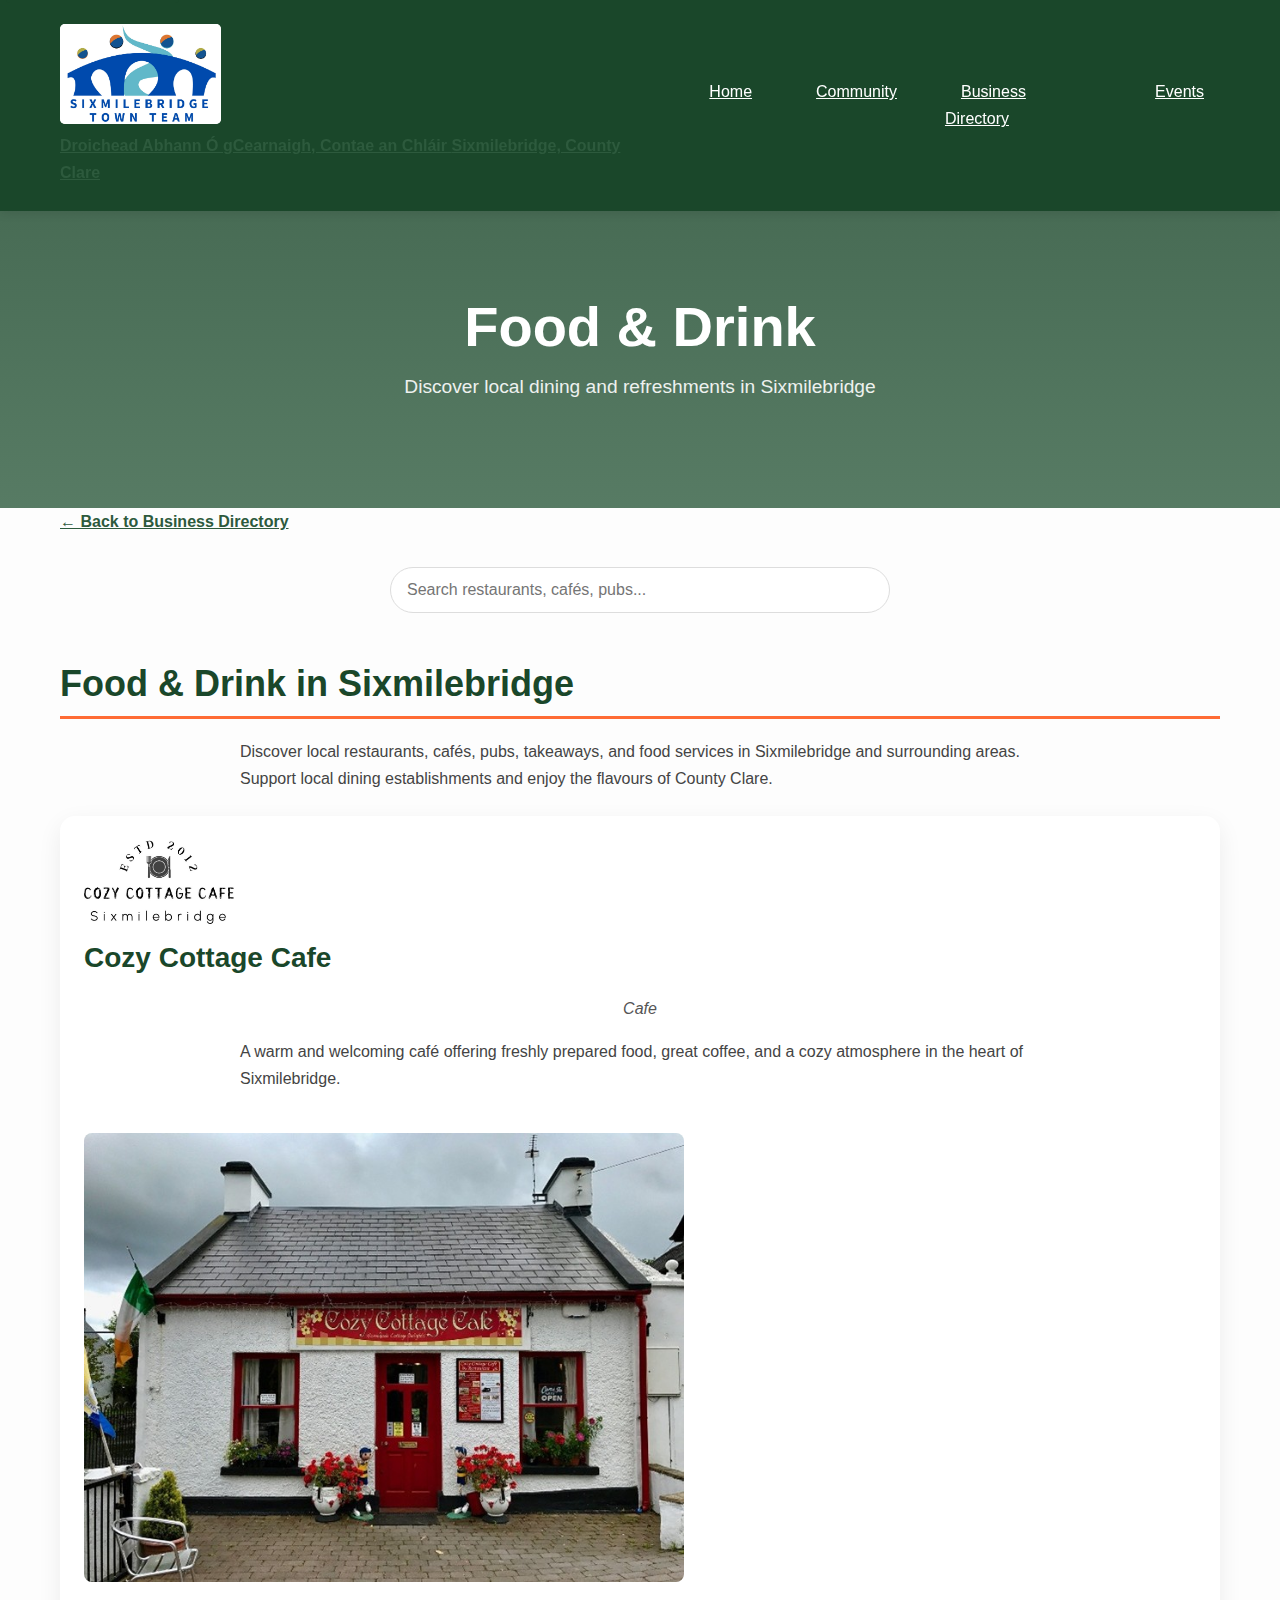
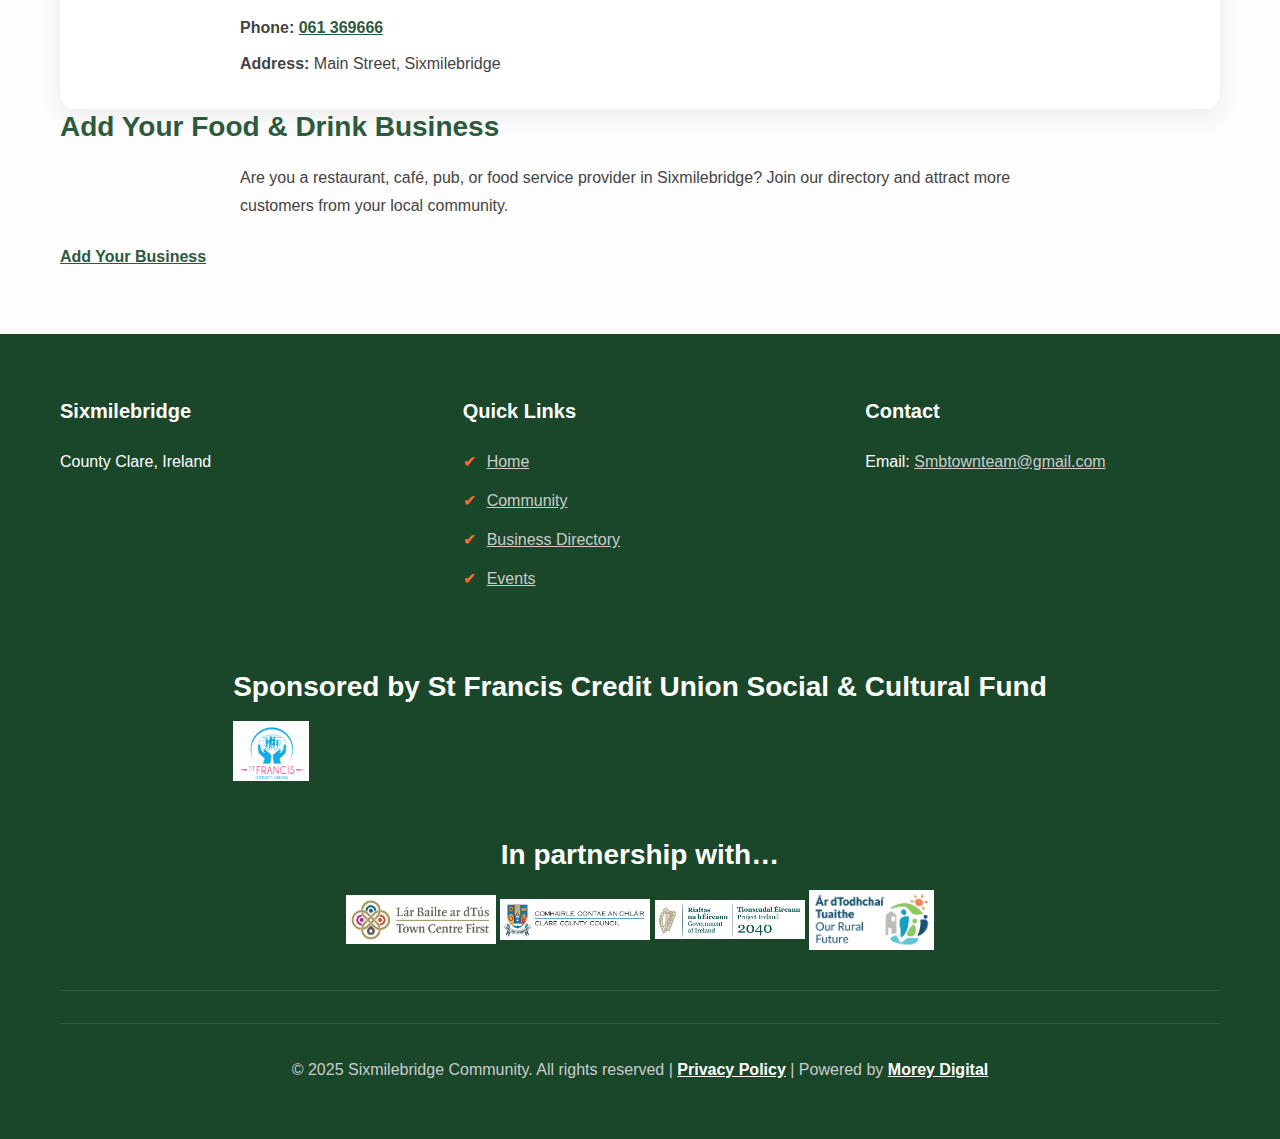
<file: business-food-drink.html>
<!DOCTYPE html>
<html lang="en">
<head>
    <!-- Favicon and Web App Manifest -->
    <link rel="icon" type="image/png" href="Logo Modified.jpg">
    <link rel="apple-touch-icon" sizes="180x180" href="Logo Modified.jpg">
    <link rel="manifest" href="site.webmanifest">
    
    <!-- Security Headers -->
    <meta http-equiv="Content-Security-Policy" content="default-src 'self'; script-src 'self' 'unsafe-inline'; style-src 'self' 'unsafe-inline'; img-src 'self' data: https:; font-src 'self'; connect-src 'self'; frame-src 'none'; object-src 'none'; base-uri 'self';">
    <meta http-equiv="X-Content-Type-Options" content="nosniff">
    <meta http-equiv="X-Frame-Options" content="DENY">
    <meta http-equiv="X-XSS-Protection" content="1; mode=block">
    <meta http-equiv="Referrer-Policy" content="strict-origin-when-cross-origin">
    
    <!-- Performance and caching meta tags -->
    <meta http-equiv="X-UA-Compatible" content="IE=edge">
    <meta name="theme-color" content="#1a472a">
    <meta name="msapplication-TileColor" content="#1a472a">
    <meta name="apple-mobile-web-app-capable" content="yes">
    <meta name="apple-mobile-web-app-status-bar-style" content="black-translucent">

    <meta charset="UTF-8">
    <meta name="viewport" content="width=device-width, initial-scale=1.0">
    <meta name="description" content="Food & Drink in Sixmilebridge, County Clare. Find local restaurants, cafés, pubs, takeaways, and food services in Sixmilebridge and surrounding areas.">
    <meta name="keywords" content="restaurants Sixmilebridge, cafés Clare, pubs Sixmilebridge, food delivery, takeaway, dining Sixmilebridge">
    <meta name="author" content="Sixmilebridge Community">
    <meta property="og:title" content="Food & Drink - Sixmilebridge Business Directory">
    <meta property="og:description" content="Discover restaurants, cafés, pubs and food services in Sixmilebridge, County Clare.">
    <meta property="og:type" content="website">
    <meta property="og:url" content="https://sixmilebridge.ie/business-food-drink">
    <title>Food & Drink - Sixmilebridge Business Directory</title>
    
    <!-- Preconnect to external domains -->
    <link rel="preconnect" href="https://fonts.googleapis.com">
    <link rel="dns-prefetch" href="https://www.google-analytics.com">
    
    <!-- Non-critical CSS loaded asynchronously -->
    <link rel="preload" href="styles.css" as="style" onload="this.onload=null;this.rel='stylesheet'">
    <noscript><link rel="stylesheet" href="styles.css"></noscript>
    
    <link rel="canonical" href="https://sixmilebridge.ie/business-food-drink">
    <script type="application/ld+json">
    {
        "@context": "https://schema.org",
        "@type": "CollectionPage",
        "name": "Food & Drink in Sixmilebridge",
        "description": "Food and drink businesses directory for Sixmilebridge, County Clare, Ireland.",
        "url": "https://sixmilebridge.ie/business-food-drink",
        "about": {
            "@type": "Place",
            "name": "Sixmilebridge",
            "addressLocality": "Sixmilebridge", 
            "addressRegion": "County Clare",
            "addressCountry": "Ireland"
        }
    }
    </script>
</head>
<body>
    <!-- Skip Links for Accessibility -->
    <a href="#main-content" class="skip-link">Skip to main content</a>
    
    <header role="banner">
        <nav class="navbar" role="navigation" aria-label="Main navigation">
            <div class="nav-container">
                <div class="nav-logo">
                    <a href="index.html" class="logo-link">
                        <img src="Logo Modified.jpg" alt="Sixmilebridge Logo" class="site-logo">
                        <div class="logo-text-container">
                            <span class="logo-title">Droichead Abhann Ó gCearnaigh, Contae an Chláir</span>
                            <span class="logo-subtitle">Sixmilebridge, County Clare</span>
                        </div>
                    </a>
                </div>
                <ul class="nav-menu" id="nav-menu">
                    <li class="nav-item">
                        <a href="index.html" class="nav-link">Home</a>
                    </li>
                    <li class="nav-item">
                        <a href="community.html" class="nav-link">Community</a>
                    </li>
                    <li class="nav-item">
                        <a href="business.html" class="nav-link">Business Directory</a>
                    </li>
                    <li class="nav-item">
                        <a href="events.html" class="nav-link">Events</a>
                    </li>
                </ul>
                <button class="nav-toggle" aria-label="Toggle navigation menu" aria-expanded="false" aria-controls="nav-menu">
                    <span class="bar"></span>
                    <span class="bar"></span>
                    <span class="bar"></span>
                </button>
            </div>
        </nav>
    </header>

    <main role="main" id="main-content">
        <section class="page-hero">
            <div class="container">
                <h1>Food & Drink</h1>
                <p>Discover local dining and refreshments in Sixmilebridge</p>
            </div>
        </section>

        <section class="business-directory">
            <div class="container">
                <div class="directory-header">
                    <div class="breadcrumb">
                        <a href="business.html">← Back to Business Directory</a>
                    </div>
                    
                    <!-- Search functionality -->
                    <div class="search-container">
                        <input type="text" id="business-search" placeholder="Search restaurants, cafés, pubs..." aria-label="Search food and drink businesses">
                        <button type="button" id="search-clear" aria-label="Clear search">×</button>
                    </div>
                </div>

                <div class="category-intro">
                    <h2>Food & Drink in Sixmilebridge</h2>
                    <p>Discover local restaurants, cafés, pubs, takeaways, and food services in Sixmilebridge and surrounding areas. Support local dining establishments and enjoy the flavours of County Clare.</p>
                </div>

                <div class="business-grid">
                    <div class="business-card" itemscope itemtype="https://schema.org/Restaurant">
                        <img src="cozy_logo.jpg" alt="Cozy Cottage Cafe Logo" itemprop="logo" style="max-width: 150px; border-radius: 8px; margin-bottom: 1rem;">
                        <h3 itemprop="name">Cozy Cottage Cafe</h3>
                        <p class="business-type">Cafe</p>
                        <p itemprop="description">A warm and welcoming café offering freshly prepared food, great coffee, and a cozy atmosphere in the heart of Sixmilebridge.</p>
                        <div class="business-images" style="margin: 1rem 0;">
                            <img src="cozy_picture.jpg" alt="Cozy Cottage Cafe Interior" style="width: 600px; border-radius: 8px; margin-bottom: 0.5rem;">
                        </div>
                        <div class="business-contact" itemprop="address" itemscope itemtype="https://schema.org/PostalAddress">
                            <p><strong>Phone:</strong> <a href="tel:061369666" itemprop="telephone">061 369666</a></p>
                            <p><strong>Address:</strong> <span itemprop="streetAddress">Main Street</span>, <span itemprop="addressLocality">Sixmilebridge</span></p>
                            <meta itemprop="addressRegion" content="County Clare">
                            <meta itemprop="addressCountry" content="Ireland">
                        </div>
                    </div>
                </div>

                <div class="add-business-section">
                    <h3>Add Your Food & Drink Business</h3>
                    <p>Are you a restaurant, café, pub, or food service provider in Sixmilebridge? Join our directory and attract more customers from your local community.</p>
                    <a href="https://forms.gle/BfgCZjwU7cBsSyyN8" target="_blank" rel="noopener noreferrer" class="add-business-btn">Add Your Business</a>
                </div>
            </div>
        </section>
    </main>

    <footer role="contentinfo">
        <div class="container">
            <div class="footer-content">
                <div class="footer-section">
                    <h3>Sixmilebridge</h3>
                    <p>County Clare, Ireland</p>
                </div>
                <div class="footer-section">
                    <h3>Quick Links</h3>
                    <ul>
                        <li><a href="index.html">Home</a></li>
                        <li><a href="community.html">Community</a></li>
                        <li><a href="business.html">Business Directory</a></li>
                        <li><a href="events.html">Events</a></li>
                    </ul>
                </div>
                <div class="footer-section">
                    <h3>Contact</h3>
                    <p>Email: <a href="mailto:Smbtownteam@gmail.com">Smbtownteam@gmail.com</a></p>
                </div>
            </div>
            <div class="footer-logos">
                <div class="footer-sponsor">
                    <h3>Sponsored by St Francis Credit Union Social & Cultural Fund</h3>
                    <a href="https://www.stfranciscu.ie/" target="_blank" rel="noopener"><img src="SFCU Logo Large.PNG" alt="St Francis Credit Union Logo" class="sponsor-logo"></a>
                </div>
                <div class="footer-partners">
                    <h3>In partnership with…</h3>
                    <div class="partners-grid">
                        <a href="https://towncentrefirst.ie/" target="_blank" rel="noopener"><img src="Town Centre First Logo.jpg" alt="Town Centre First Logo"></a>
                        <a href="https://clarecoco.ie/" target="_blank" rel="noopener"><img src="Clare County Council Logo.jpg" alt="Clare County Council Logo"></a>
                        <a href="https://www.gov.ie/en/department-of-public-expenditure-infrastructure-public-service-reform-and-digitalisation/publications/national-development-plan-review-2025/" target="_blank" rel="noopener"><img src="Project Ireland 2040 Logo.jpg" alt="Project Ireland 2040 Logo"></a>
                        <a href="https://www.gov.ie/en/department-of-rural-and-community-development-and-the-gaeltacht/campaigns/our-rural-future/" target="_blank" rel="noopener"><img src="Our Rural Future Logo.jpg" alt="Our Rural Future Logo"></a>
                    </div>
                </div>
            </div>
            <div class="footer-bottom">
                <p>&copy; 2025 Sixmilebridge Community. All rights reserved | <a href="privacy.html" style="color: #ffffff; text-decoration: underline;">Privacy Policy</a> | Powered by <a href="https://moreydigital.ie" target="_blank" rel="noopener" style="color: #ffffff; text-decoration: underline;">Morey Digital</a></p>
            </div>
        </div>
    </footer>

    <script>
        // Navigation toggle
        const navToggle = document.querySelector('.nav-toggle');
        const navMenu = document.querySelector('.nav-menu');

        function toggleNavigation() {
            const isExpanded = navToggle.getAttribute('aria-expanded') === 'true';
            navToggle.setAttribute('aria-expanded', !isExpanded);
            navMenu.classList.toggle('active');
        }

        navToggle.addEventListener('click', toggleNavigation);
        
        // Handle keyboard navigation
        navToggle.addEventListener('keydown', (e) => {
            if (e.key === 'Enter' || e.key === ' ') {
                e.preventDefault();
                toggleNavigation();
            }
        });

        // Close menu when clicking outside or pressing Escape
        document.addEventListener('keydown', (e) => {
            if (e.key === 'Escape' && navMenu.classList.contains('active')) {
                toggleNavigation();
                navToggle.focus();
            }
        });

        // Search functionality
        const searchInput = document.getElementById('business-search');
        const clearButton = document.getElementById('search-clear');
        const businessCards = document.querySelectorAll('.business-card');

        function filterBusinesses() {
            const searchTerm = searchInput.value.toLowerCase().trim();
            
            businessCards.forEach(card => {
                const businessName = card.querySelector('h3')?.textContent.toLowerCase() || '';
                const businessType = card.querySelector('.business-type')?.textContent.toLowerCase() || '';
                const businessDescription = card.querySelector('p[itemprop="description"]')?.textContent.toLowerCase() || '';
                
                const matchesSearch = businessName.includes(searchTerm) || 
                                    businessType.includes(searchTerm) || 
                                    businessDescription.includes(searchTerm);
                
                card.style.display = matchesSearch ? 'block' : 'none';
            });

            // Show/hide clear button
            clearButton.style.display = searchTerm ? 'block' : 'none';
        }

        function clearSearch() {
            searchInput.value = '';
            clearButton.style.display = 'none';
            businessCards.forEach(card => {
                card.style.display = 'block';
            });
        }

        searchInput.addEventListener('input', filterBusinesses);
        clearButton.addEventListener('click', clearSearch);
    </script>
</body>
</html>
</file>
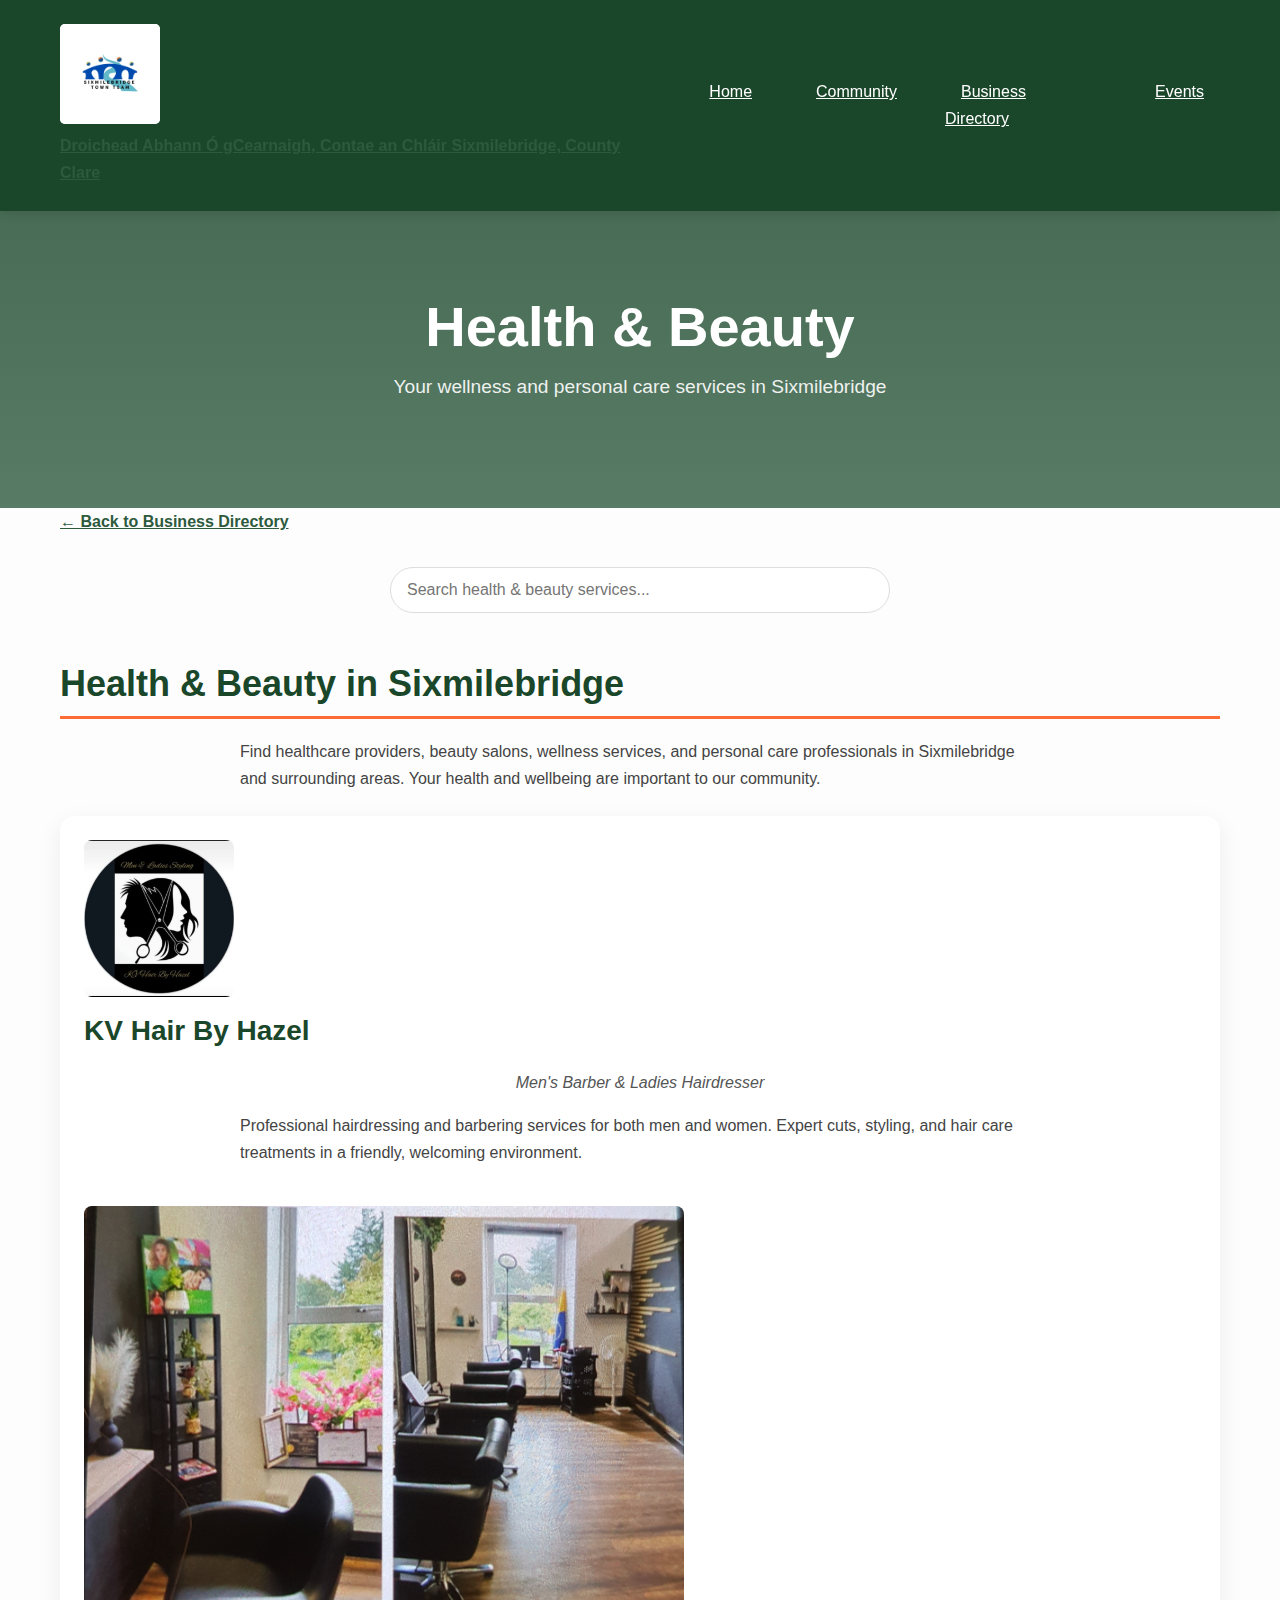
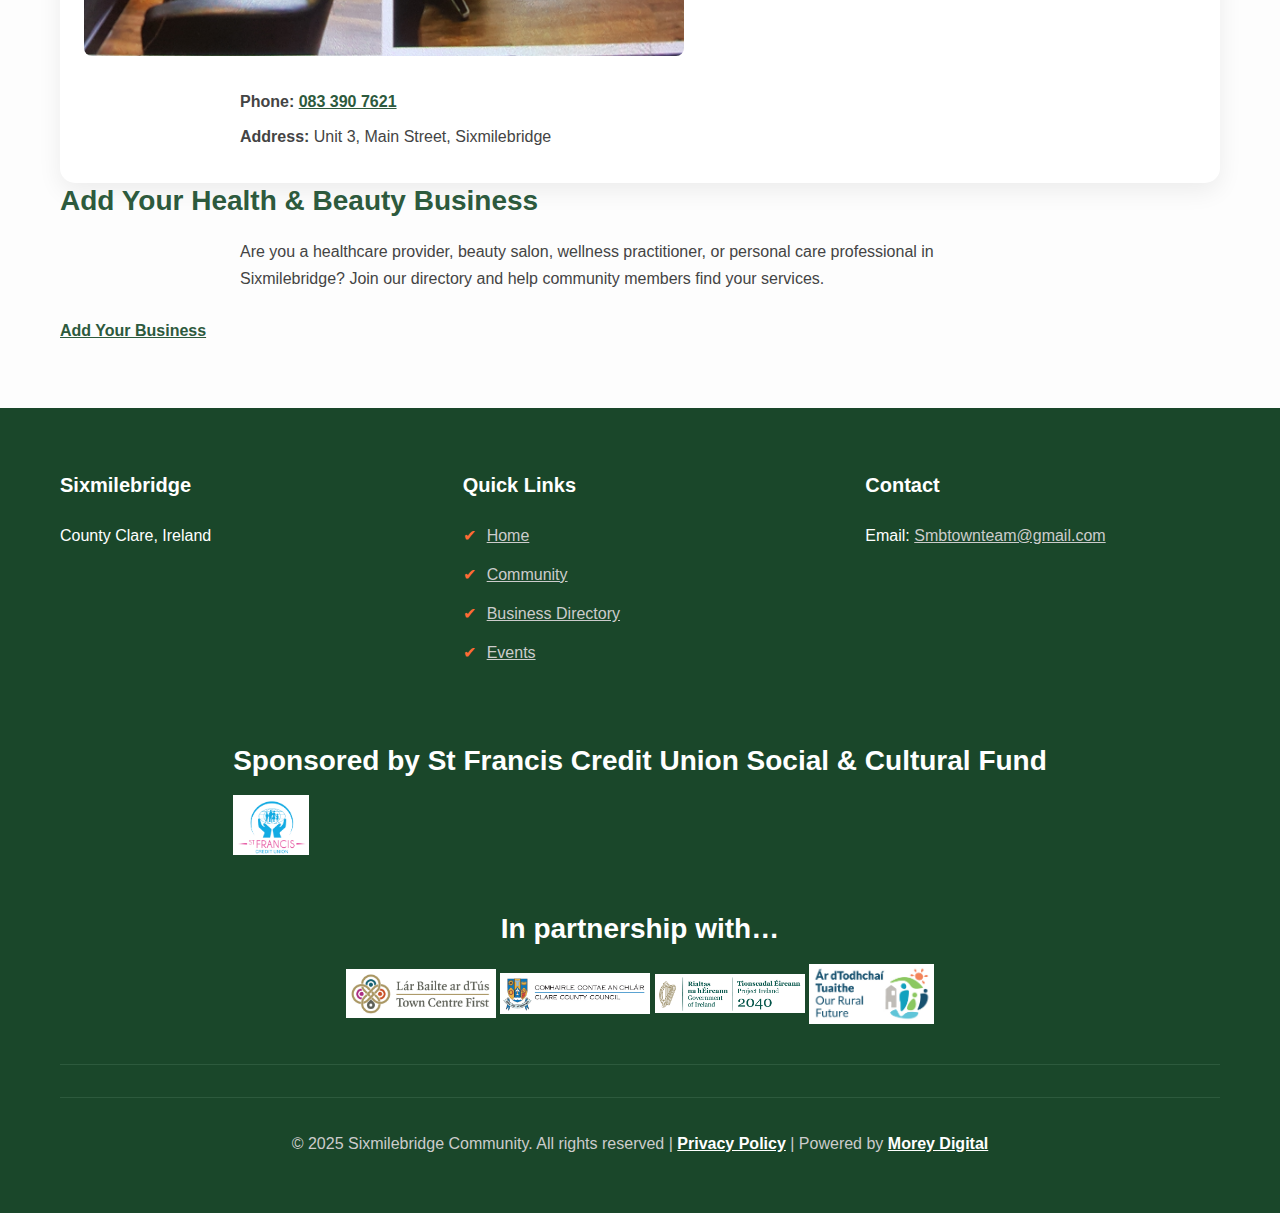
<file: business-health-beauty.html>
<!DOCTYPE html>
<html lang="en">
<head>
    <!-- Favicon and Web App Manifest -->
    <link rel="icon" type="image/png" href="STT R1.png">
    <link rel="apple-touch-icon" sizes="180x180" href="STT R1.png">
    <link rel="manifest" href="site.webmanifest">
    
    <!-- Security Headers -->
    <meta http-equiv="Content-Security-Policy" content="default-src 'self'; script-src 'self' 'unsafe-inline'; style-src 'self' 'unsafe-inline'; img-src 'self' data: https:; font-src 'self'; connect-src 'self'; frame-src 'none'; object-src 'none'; base-uri 'self';">
    <meta http-equiv="X-Content-Type-Options" content="nosniff">
    <meta http-equiv="X-Frame-Options" content="DENY">
    <meta http-equiv="X-XSS-Protection" content="1; mode=block">
    <meta http-equiv="Referrer-Policy" content="strict-origin-when-cross-origin">
    
    <!-- Performance and caching meta tags -->
    <meta http-equiv="X-UA-Compatible" content="IE=edge">
    <meta name="theme-color" content="#1a472a">
    <meta name="msapplication-TileColor" content="#1a472a">
    <meta name="apple-mobile-web-app-capable" content="yes">
    <meta name="apple-mobile-web-app-status-bar-style" content="black-translucent">

    <meta charset="UTF-8">
    <meta name="viewport" content="width=device-width, initial-scale=1.0">
    <meta name="description" content="Health & Beauty services in Sixmilebridge, County Clare. Find healthcare providers, beauty salons, wellness services, and personal care professionals.">
    <meta name="keywords" content="healthcare Sixmilebridge, beauty salon Clare, wellness Sixmilebridge, dentist, doctor, physiotherapy, massage">
    <meta name="author" content="Sixmilebridge Community">
    <meta property="og:title" content="Health & Beauty - Sixmilebridge Business Directory">
    <meta property="og:description" content="Discover health and beauty services in Sixmilebridge including healthcare, wellness and personal care.">
    <meta property="og:type" content="website">
    <meta property="og:url" content="https://sixmilebridge.ie/business-health-beauty">
    <title>Health & Beauty - Sixmilebridge Business Directory</title>
    
    <!-- Preconnect to external domains -->
    <link rel="preconnect" href="https://fonts.googleapis.com">
    <link rel="dns-prefetch" href="https://www.google-analytics.com">
    
    <!-- Non-critical CSS loaded asynchronously -->
    <link rel="preload" href="styles.css" as="style" onload="this.onload=null;this.rel='stylesheet'">
    <noscript><link rel="stylesheet" href="styles.css"></noscript>
    
    <link rel="canonical" href="https://sixmilebridge.ie/business-health-beauty">
    <script type="application/ld+json">
    {
        "@context": "https://schema.org",
        "@type": "CollectionPage",
        "name": "Health & Beauty in Sixmilebridge",
        "description": "Health and beauty services directory for Sixmilebridge, County Clare, Ireland.",
        "url": "https://sixmilebridge.ie/business-health-beauty",
        "about": {
            "@type": "Place",
            "name": "Sixmilebridge",
            "addressLocality": "Sixmilebridge", 
            "addressRegion": "County Clare",
            "addressCountry": "Ireland"
        }
    }
    </script>
</head>
<body>
    <!-- Skip Links for Accessibility -->
    <a href="#main-content" class="skip-link">Skip to main content</a>
    
    <header role="banner">
        <nav class="navbar" role="navigation" aria-label="Main navigation">
            <div class="nav-container">
                <div class="nav-logo">
                    <a href="index.html" class="logo-link">
                        <img src="STT R1.png" alt="Sixmilebridge Logo" class="site-logo">
                        <div class="logo-text-container">
                            <span class="logo-title">Droichead Abhann Ó gCearnaigh, Contae an Chláir</span>
                            <span class="logo-subtitle">Sixmilebridge, County Clare</span>
                        </div>
                    </a>
                </div>
                <ul class="nav-menu" id="nav-menu">
                    <li class="nav-item">
                        <a href="index.html" class="nav-link">Home</a>
                    </li>
                    <li class="nav-item">
                        <a href="community.html" class="nav-link">Community</a>
                    </li>
                    <li class="nav-item">
                        <a href="business.html" class="nav-link">Business Directory</a>
                    </li>
                    <li class="nav-item">
                        <a href="events.html" class="nav-link">Events</a>
                    </li>
                </ul>
                <button class="nav-toggle" aria-label="Toggle navigation menu" aria-expanded="false" aria-controls="nav-menu">
                    <span class="bar"></span>
                    <span class="bar"></span>
                    <span class="bar"></span>
                </button>
            </div>
        </nav>
    </header>

    <main role="main" id="main-content">
        <section class="page-hero">
            <div class="container">
                <h1>Health & Beauty</h1>
                <p>Your wellness and personal care services in Sixmilebridge</p>
            </div>
        </section>

        <section class="business-directory">
            <div class="container">
                <div class="directory-header">
                    <div class="breadcrumb">
                        <a href="business.html">← Back to Business Directory</a>
                    </div>
                    
                    <!-- Search functionality -->
                    <div class="search-container">
                        <input type="text" id="business-search" placeholder="Search health & beauty services..." aria-label="Search health and beauty services">
                        <button type="button" id="search-clear" aria-label="Clear search">×</button>
                    </div>
                </div>

                <div class="category-intro">
                    <h2>Health & Beauty in Sixmilebridge</h2>
                    <p>Find healthcare providers, beauty salons, wellness services, and personal care professionals in Sixmilebridge and surrounding areas. Your health and wellbeing are important to our community.</p>
                </div>

                <div class="business-grid">
                    <div class="business-card" itemscope itemtype="https://schema.org/BeautySalon">
                        <img src="kv_logo.jpg" alt="KV Hair By Hazel Logo" itemprop="logo" style="max-width: 150px; border-radius: 8px; margin-bottom: 1rem;">
                        <h3 itemprop="name">KV Hair By Hazel</h3>
                        <p class="business-type">Men's Barber & Ladies Hairdresser</p>
                        <p itemprop="description">Professional hairdressing and barbering services for both men and women. Expert cuts, styling, and hair care treatments in a friendly, welcoming environment.</p>
                        <div class="business-images" style="margin: 1rem 0;">
                            <img src="barber.jpg" alt="KV Hair By Hazel Salon" style="width: 600px; border-radius: 8px; margin-bottom: 0.5rem;">
                        </div>
                        <div class="business-contact" itemprop="address" itemscope itemtype="https://schema.org/PostalAddress">
                            <p><strong>Phone:</strong> <a href="tel:0833907621" itemprop="telephone">083 390 7621</a></p>
                            <p><strong>Address:</strong> <span itemprop="streetAddress">Unit 3, Main Street</span>, <span itemprop="addressLocality">Sixmilebridge</span></p>
                            <meta itemprop="addressRegion" content="County Clare">
                            <meta itemprop="addressCountry" content="Ireland">
                        </div>
                    </div>
                </div>

                <div class="add-business-section">
                    <h3>Add Your Health & Beauty Business</h3>
                    <p>Are you a healthcare provider, beauty salon, wellness practitioner, or personal care professional in Sixmilebridge? Join our directory and help community members find your services.</p>
                    <a href="https://forms.gle/BfgCZjwU7cBsSyyN8" target="_blank" rel="noopener noreferrer" class="add-business-btn">Add Your Business</a>
                </div>
            </div>
        </section>
    </main>

    <footer role="contentinfo">
        <div class="container">
            <div class="footer-content">
                <div class="footer-section">
                    <h3>Sixmilebridge</h3>
                    <p>County Clare, Ireland</p>
                </div>
                <div class="footer-section">
                    <h3>Quick Links</h3>
                    <ul>
                        <li><a href="index.html">Home</a></li>
                        <li><a href="community.html">Community</a></li>
                        <li><a href="business.html">Business Directory</a></li>
                        <li><a href="events.html">Events</a></li>
                    </ul>
                </div>
                <div class="footer-section">
                    <h3>Contact</h3>
                    <p>Email: <a href="mailto:Smbtownteam@gmail.com">Smbtownteam@gmail.com</a></p>
                </div>
            </div>
            <div class="footer-logos">
                <div class="footer-sponsor">
                    <h3>Sponsored by St Francis Credit Union Social & Cultural Fund</h3>
                    <a href="https://www.stfranciscu.ie/" target="_blank" rel="noopener"><img src="SFCU Logo Large.PNG" alt="St Francis Credit Union Logo" class="sponsor-logo"></a>
                </div>
                <div class="footer-partners">
                    <h3>In partnership with…</h3>
                    <div class="partners-grid">
                        <a href="https://towncentrefirst.ie/" target="_blank" rel="noopener"><img src="Town Centre First Logo.jpg" alt="Town Centre First Logo"></a>
                        <a href="https://clarecoco.ie/" target="_blank" rel="noopener"><img src="Clare County Council Logo.jpg" alt="Clare County Council Logo"></a>
                        <a href="https://www.gov.ie/en/department-of-public-expenditure-infrastructure-public-service-reform-and-digitalisation/publications/national-development-plan-review-2025/" target="_blank" rel="noopener"><img src="Project Ireland 2040 Logo.jpg" alt="Project Ireland 2040 Logo"></a>
                        <a href="https://www.gov.ie/en/department-of-rural-and-community-development-and-the-gaeltacht/campaigns/our-rural-future/" target="_blank" rel="noopener"><img src="Our Rural Future Logo.jpg" alt="Our Rural Future Logo"></a>
                    </div>
                </div>
            </div>
            <div class="footer-bottom">
                <p>&copy; 2025 Sixmilebridge Community. All rights reserved | <a href="privacy.html" style="color: #ffffff; text-decoration: underline;">Privacy Policy</a> | Powered by <a href="https://moreydigital.ie" target="_blank" rel="noopener" style="color: #ffffff; text-decoration: underline;">Morey Digital</a></p>
            </div>
        </div>
    </footer>

    <script>
        // Navigation toggle
        const navToggle = document.querySelector('.nav-toggle');
        const navMenu = document.querySelector('.nav-menu');

        function toggleNavigation() {
            const isExpanded = navToggle.getAttribute('aria-expanded') === 'true';
            navToggle.setAttribute('aria-expanded', !isExpanded);
            navMenu.classList.toggle('active');
        }

        navToggle.addEventListener('click', toggleNavigation);
        
        // Handle keyboard navigation
        navToggle.addEventListener('keydown', (e) => {
            if (e.key === 'Enter' || e.key === ' ') {
                e.preventDefault();
                toggleNavigation();
            }
        });

        // Close menu when clicking outside or pressing Escape
        document.addEventListener('keydown', (e) => {
            if (e.key === 'Escape' && navMenu.classList.contains('active')) {
                toggleNavigation();
                navToggle.focus();
            }
        });

        // Search functionality
        const searchInput = document.getElementById('business-search');
        const clearButton = document.getElementById('search-clear');
        const businessCards = document.querySelectorAll('.business-card');

        function filterBusinesses() {
            const searchTerm = searchInput.value.toLowerCase().trim();
            
            businessCards.forEach(card => {
                const businessName = card.querySelector('h3')?.textContent.toLowerCase() || '';
                const businessType = card.querySelector('.business-type')?.textContent.toLowerCase() || '';
                const businessDescription = card.querySelector('p[itemprop="description"]')?.textContent.toLowerCase() || '';
                
                const matchesSearch = businessName.includes(searchTerm) || 
                                    businessType.includes(searchTerm) || 
                                    businessDescription.includes(searchTerm);
                
                card.style.display = matchesSearch ? 'block' : 'none';
            });

            // Show/hide clear button
            clearButton.style.display = searchTerm ? 'block' : 'none';
        }

        function clearSearch() {
            searchInput.value = '';
            clearButton.style.display = 'none';
            businessCards.forEach(card => {
                card.style.display = 'block';
            });
        }

        searchInput.addEventListener('input', filterBusinesses);
        clearButton.addEventListener('click', clearSearch);
    </script>
</body>
</html>
</file>
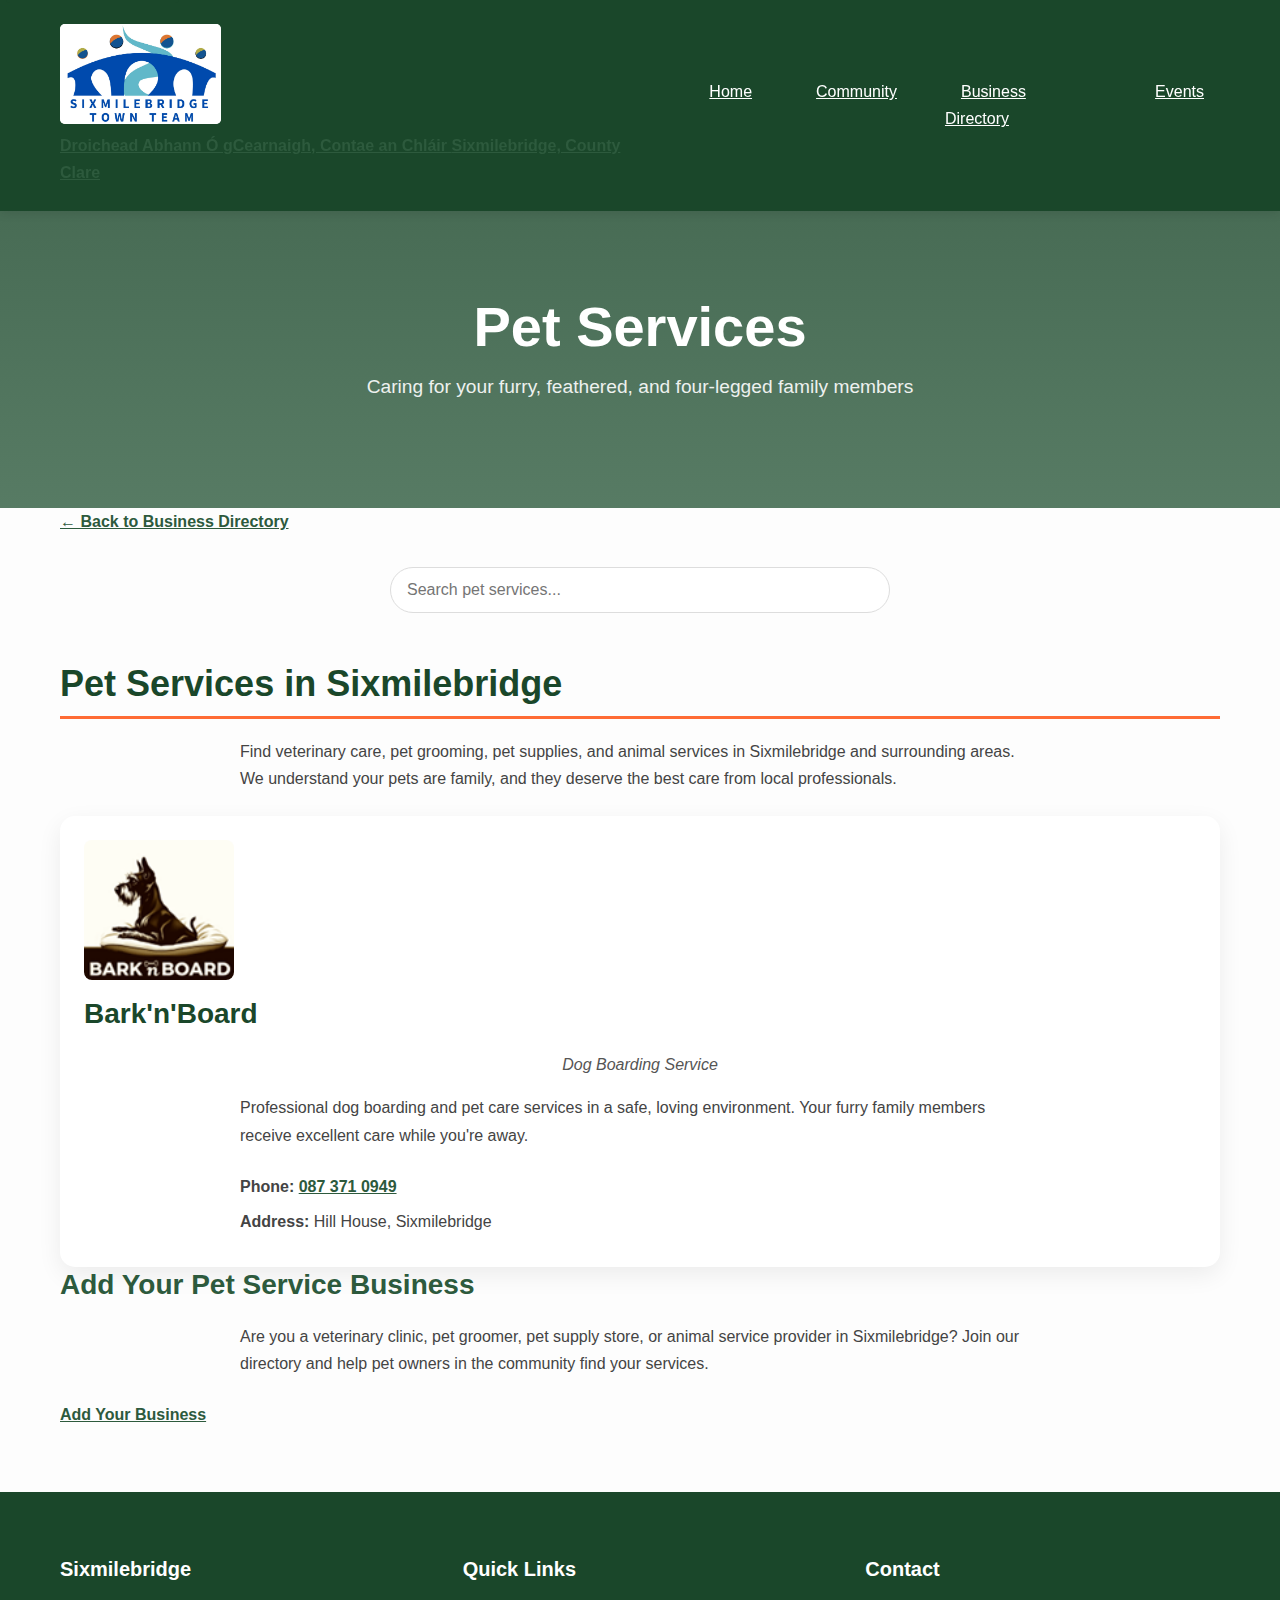
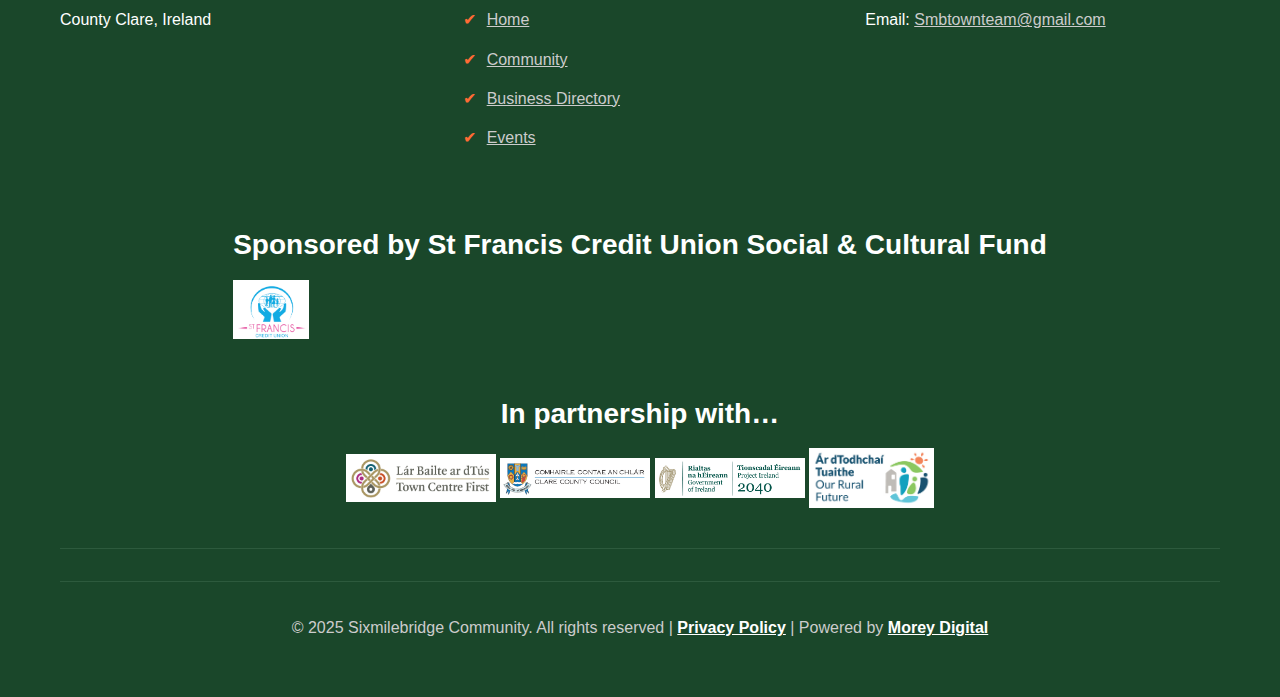
<file: business-pet-services.html>
<!DOCTYPE html>
<html lang="en">
<head>
    <!-- Favicon and Web App Manifest -->
    <link rel="icon" type="image/png" href="Logo Modified.jpg">
    <link rel="apple-touch-icon" sizes="180x180" href="Logo Modified.jpg">
    <link rel="manifest" href="site.webmanifest">
    
    <!-- Security Headers -->
    <meta http-equiv="Content-Security-Policy" content="default-src 'self'; script-src 'self' 'unsafe-inline'; style-src 'self' 'unsafe-inline'; img-src 'self' data: https:; font-src 'self'; connect-src 'self'; frame-src 'none'; object-src 'none'; base-uri 'self';">
    <meta http-equiv="X-Content-Type-Options" content="nosniff">
    <meta http-equiv="X-Frame-Options" content="DENY">
    <meta http-equiv="X-XSS-Protection" content="1; mode=block">
    <meta http-equiv="Referrer-Policy" content="strict-origin-when-cross-origin">
    
    <!-- Performance and caching meta tags -->
    <meta http-equiv="X-UA-Compatible" content="IE=edge">
    <meta name="theme-color" content="#1a472a">
    <meta name="msapplication-TileColor" content="#1a472a">
    <meta name="apple-mobile-web-app-capable" content="yes">
    <meta name="apple-mobile-web-app-status-bar-style" content="black-translucent">

    <meta charset="UTF-8">
    <meta name="viewport" content="width=device-width, initial-scale=1.0">
    <meta name="description" content="Pet Services in Sixmilebridge, County Clare. Find veterinary care, pet grooming, pet supplies, animal services, and pet care professionals.">
    <meta name="keywords" content="veterinary Sixmilebridge, pet grooming Clare, pet supplies, animal services, dog grooming, cat care">
    <meta name="author" content="Sixmilebridge Community">
    <meta property="og:title" content="Pet Services - Sixmilebridge Business Directory">
    <meta property="og:description" content="Discover pet services in Sixmilebridge including veterinary care, grooming, and pet supplies.">
    <meta property="og:type" content="website">
    <meta property="og:url" content="https://sixmilebridge.ie/business-pet-services">
    <title>Pet Services - Sixmilebridge Business Directory</title>
    
    <!-- Preconnect to external domains -->
    <link rel="preconnect" href="https://fonts.googleapis.com">
    <link rel="dns-prefetch" href="https://www.google-analytics.com">
    
    <!-- Non-critical CSS loaded asynchronously -->
    <link rel="preload" href="styles.css" as="style" onload="this.onload=null;this.rel='stylesheet'">
    <noscript><link rel="stylesheet" href="styles.css"></noscript>
    
    <link rel="canonical" href="https://sixmilebridge.ie/business-pet-services">
    <script type="application/ld+json">
    {
        "@context": "https://schema.org",
        "@type": "CollectionPage",
        "name": "Pet Services in Sixmilebridge",
        "description": "Pet services directory for Sixmilebridge, County Clare, Ireland.",
        "url": "https://sixmilebridge.ie/business-pet-services",
        "about": {
            "@type": "Place",
            "name": "Sixmilebridge",
            "addressLocality": "Sixmilebridge", 
            "addressRegion": "County Clare",
            "addressCountry": "Ireland"
        }
    }
    </script>
</head>
<body>
    <!-- Skip Links for Accessibility -->
    <a href="#main-content" class="skip-link">Skip to main content</a>
    
    <header role="banner">
        <nav class="navbar" role="navigation" aria-label="Main navigation">
            <div class="nav-container">
                <div class="nav-logo">
                    <a href="index.html" class="logo-link">
                        <img src="Logo Modified.jpg" alt="Sixmilebridge Logo" class="site-logo">
                        <div class="logo-text-container">
                            <span class="logo-title">Droichead Abhann Ó gCearnaigh, Contae an Chláir</span>
                            <span class="logo-subtitle">Sixmilebridge, County Clare</span>
                        </div>
                    </a>
                </div>
                <ul class="nav-menu" id="nav-menu">
                    <li class="nav-item">
                        <a href="index.html" class="nav-link">Home</a>
                    </li>
                    <li class="nav-item">
                        <a href="community.html" class="nav-link">Community</a>
                    </li>
                    <li class="nav-item">
                        <a href="business.html" class="nav-link">Business Directory</a>
                    </li>
                    <li class="nav-item">
                        <a href="events.html" class="nav-link">Events</a>
                    </li>
                </ul>
                <button class="nav-toggle" aria-label="Toggle navigation menu" aria-expanded="false" aria-controls="nav-menu">
                    <span class="bar"></span>
                    <span class="bar"></span>
                    <span class="bar"></span>
                </button>
            </div>
        </nav>
    </header>

    <main role="main" id="main-content">
        <section class="page-hero">
            <div class="container">
                <h1>Pet Services</h1>
                <p>Caring for your furry, feathered, and four-legged family members</p>
            </div>
        </section>

        <section class="business-directory">
            <div class="container">
                <div class="directory-header">
                    <div class="breadcrumb">
                        <a href="business.html">← Back to Business Directory</a>
                    </div>
                    
                    <!-- Search functionality -->
                    <div class="search-container">
                        <input type="text" id="business-search" placeholder="Search pet services..." aria-label="Search pet services">
                        <button type="button" id="search-clear" aria-label="Clear search">×</button>
                    </div>
                </div>

                <div class="category-intro">
                    <h2>Pet Services in Sixmilebridge</h2>
                    <p>Find veterinary care, pet grooming, pet supplies, and animal services in Sixmilebridge and surrounding areas. We understand your pets are family, and they deserve the best care from local professionals.</p>
                </div>

                <div class="business-grid">
                    <div class="business-card" itemscope itemtype="https://schema.org/PetStore">
                        <img src="barknboard_logo.png" alt="Bark'n'Board Logo" itemprop="logo" style="max-width: 150px; border-radius: 8px; margin-bottom: 1rem;">
                        <h3 itemprop="name">Bark'n'Board</h3>
                        <p class="business-type">Dog Boarding Service</p>
                        <p itemprop="description">Professional dog boarding and pet care services in a safe, loving environment. Your furry family members receive excellent care while you're away.</p>
                        <div class="business-contact" itemprop="address" itemscope itemtype="https://schema.org/PostalAddress">
                            <p><strong>Phone:</strong> <a href="tel:0873710949" itemprop="telephone">087 371 0949</a></p>
                            <p><strong>Address:</strong> <span itemprop="streetAddress">Hill House</span>, <span itemprop="addressLocality">Sixmilebridge</span></p>
                            <meta itemprop="addressRegion" content="County Clare">
                            <meta itemprop="addressCountry" content="Ireland">
                        </div>
                    </div>
                </div>

                <div class="add-business-section">
                    <h3>Add Your Pet Service Business</h3>
                    <p>Are you a veterinary clinic, pet groomer, pet supply store, or animal service provider in Sixmilebridge? Join our directory and help pet owners in the community find your services.</p>
                    <a href="https://forms.gle/WL3UJXpWgoewctYv7" target="_blank" rel="noopener noreferrer" class="add-business-btn">Add Your Business</a>
                </div>
            </div>
        </section>
    </main>

    <footer role="contentinfo">
        <div class="container">
            <div class="footer-content">
                <div class="footer-section">
                    <h3>Sixmilebridge</h3>
                    <p>County Clare, Ireland</p>
                </div>
                <div class="footer-section">
                    <h3>Quick Links</h3>
                    <ul>
                        <li><a href="index.html">Home</a></li>
                        <li><a href="community.html">Community</a></li>
                        <li><a href="business.html">Business Directory</a></li>
                        <li><a href="events.html">Events</a></li>
                    </ul>
                </div>
                <div class="footer-section">
                    <h3>Contact</h3>
                    <p>Email: <a href="mailto:Smbtownteam@gmail.com">Smbtownteam@gmail.com</a></p>
                </div>
            </div>
            <div class="footer-logos">
                <div class="footer-sponsor">
                    <h3>Sponsored by St Francis Credit Union Social & Cultural Fund</h3>
                    <a href="https://www.stfranciscu.ie/" target="_blank" rel="noopener"><img src="SFCU Logo Large.PNG" alt="St Francis Credit Union Logo" class="sponsor-logo"></a>
                </div>
                <div class="footer-partners">
                    <h3>In partnership with…</h3>
                    <div class="partners-grid">
                        <a href="https://towncentrefirst.ie/" target="_blank" rel="noopener"><img src="Town Centre First Logo.jpg" alt="Town Centre First Logo"></a>
                        <a href="https://clarecoco.ie/" target="_blank" rel="noopener"><img src="Clare County Council Logo.jpg" alt="Clare County Council Logo"></a>
                        <a href="https://www.gov.ie/en/department-of-public-expenditure-infrastructure-public-service-reform-and-digitalisation/publications/national-development-plan-review-2025/" target="_blank" rel="noopener"><img src="Project Ireland 2040 Logo.jpg" alt="Project Ireland 2040 Logo"></a>
                        <a href="https://www.gov.ie/en/department-of-rural-and-community-development-and-the-gaeltacht/campaigns/our-rural-future/" target="_blank" rel="noopener"><img src="Our Rural Future Logo.jpg" alt="Our Rural Future Logo"></a>
                    </div>
                </div>
            </div>
            <div class="footer-bottom">
                <p>&copy; 2025 Sixmilebridge Community. All rights reserved | <a href="privacy.html" style="color: #ffffff; text-decoration: underline;">Privacy Policy</a> | Powered by <a href="https://moreydigital.ie" target="_blank" rel="noopener" style="color: #ffffff; text-decoration: underline;">Morey Digital</a></p>
            </div>
        </div>
    </footer>

    <script>
        // Navigation toggle
        const navToggle = document.querySelector('.nav-toggle');
        const navMenu = document.querySelector('.nav-menu');

        function toggleNavigation() {
            const isExpanded = navToggle.getAttribute('aria-expanded') === 'true';
            navToggle.setAttribute('aria-expanded', !isExpanded);
            navMenu.classList.toggle('active');
        }

        navToggle.addEventListener('click', toggleNavigation);
        
        // Handle keyboard navigation
        navToggle.addEventListener('keydown', (e) => {
            if (e.key === 'Enter' || e.key === ' ') {
                e.preventDefault();
                toggleNavigation();
            }
        });

        // Close menu when clicking outside or pressing Escape
        document.addEventListener('keydown', (e) => {
            if (e.key === 'Escape' && navMenu.classList.contains('active')) {
                toggleNavigation();
                navToggle.focus();
            }
        });

        // Search functionality
        const searchInput = document.getElementById('business-search');
        const clearButton = document.getElementById('search-clear');
        const businessCards = document.querySelectorAll('.business-card');

        function filterBusinesses() {
            const searchTerm = searchInput.value.toLowerCase().trim();
            
            businessCards.forEach(card => {
                const businessName = card.querySelector('h3')?.textContent.toLowerCase() || '';
                const businessType = card.querySelector('.business-type')?.textContent.toLowerCase() || '';
                const businessDescription = card.querySelector('p[itemprop="description"]')?.textContent.toLowerCase() || '';
                
                const matchesSearch = businessName.includes(searchTerm) || 
                                    businessType.includes(searchTerm) || 
                                    businessDescription.includes(searchTerm);
                
                card.style.display = matchesSearch ? 'block' : 'none';
            });

            // Show/hide clear button
            clearButton.style.display = searchTerm ? 'block' : 'none';
        }

        function clearSearch() {
            searchInput.value = '';
            clearButton.style.display = 'none';
            businessCards.forEach(card => {
                card.style.display = 'block';
            });
        }

        searchInput.addEventListener('input', filterBusinesses);
        clearButton.addEventListener('click', clearSearch);
    </script>
</body>
</html>
</file>
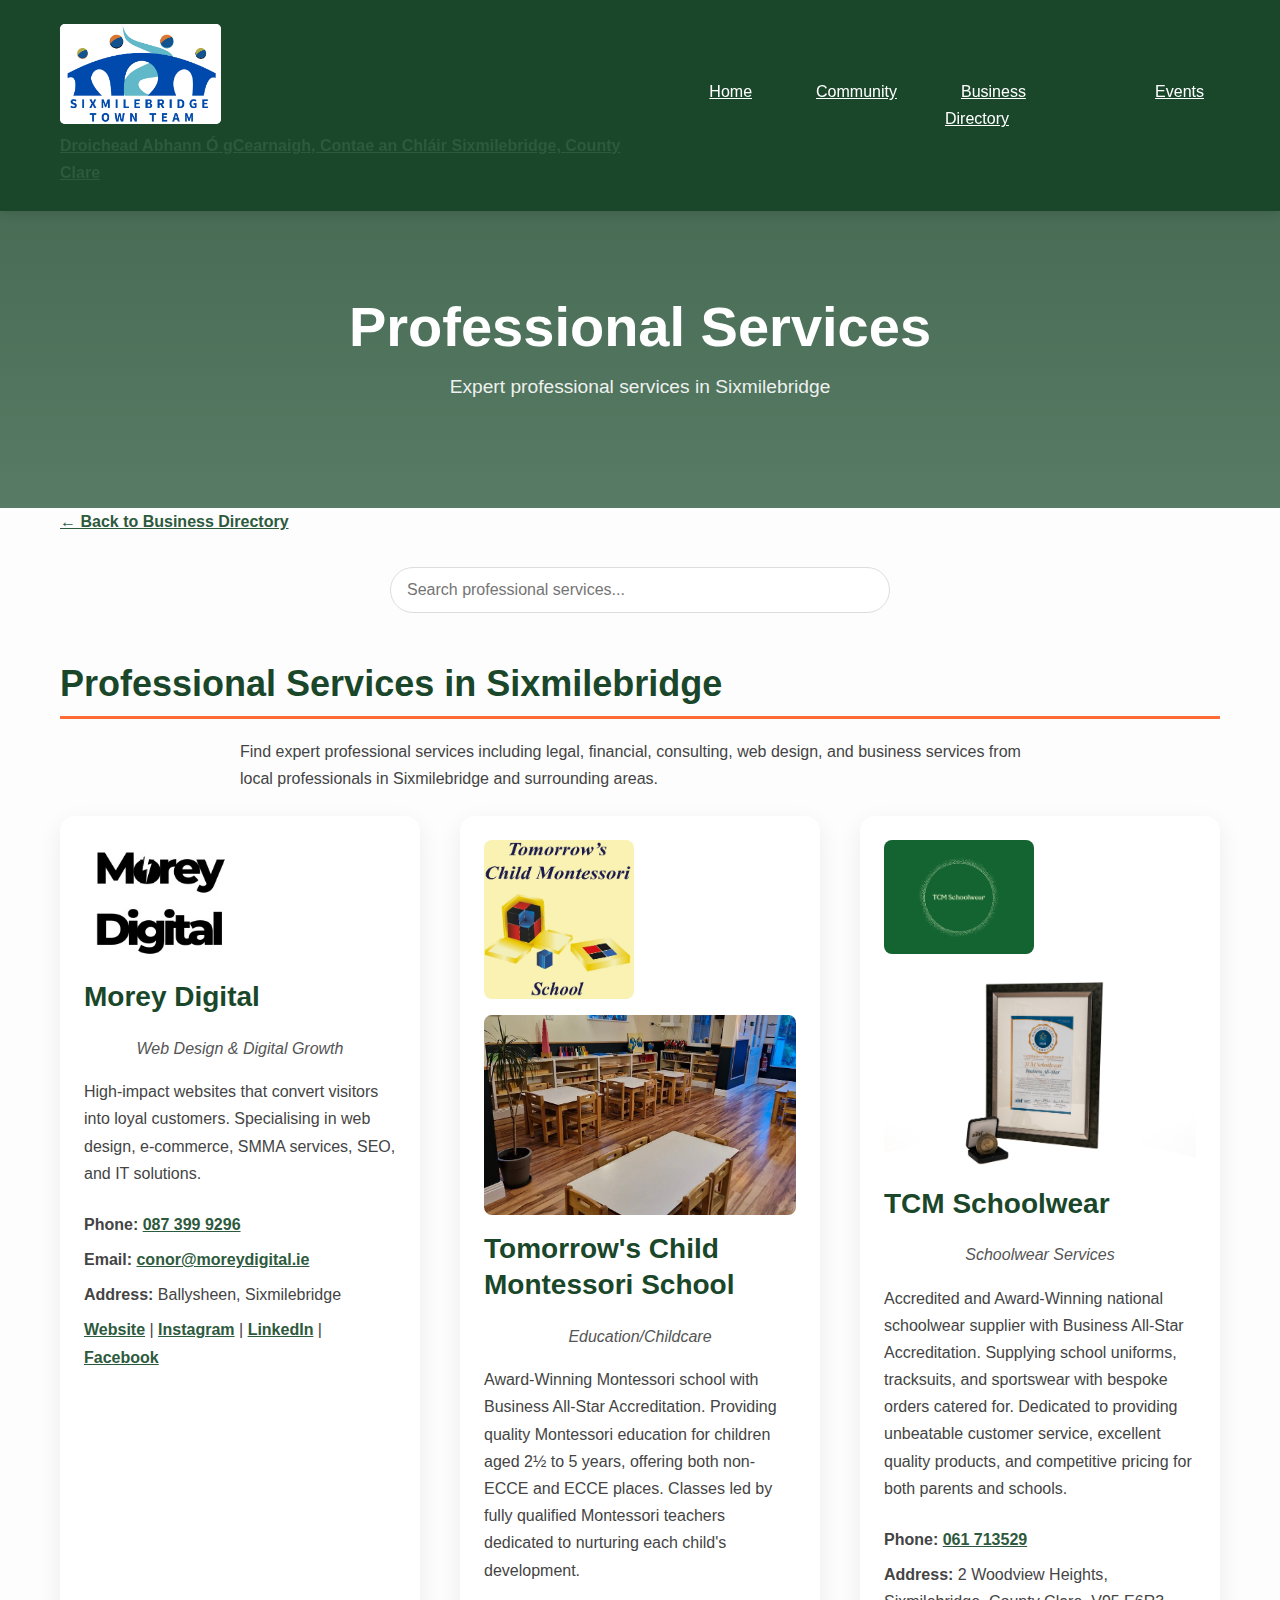
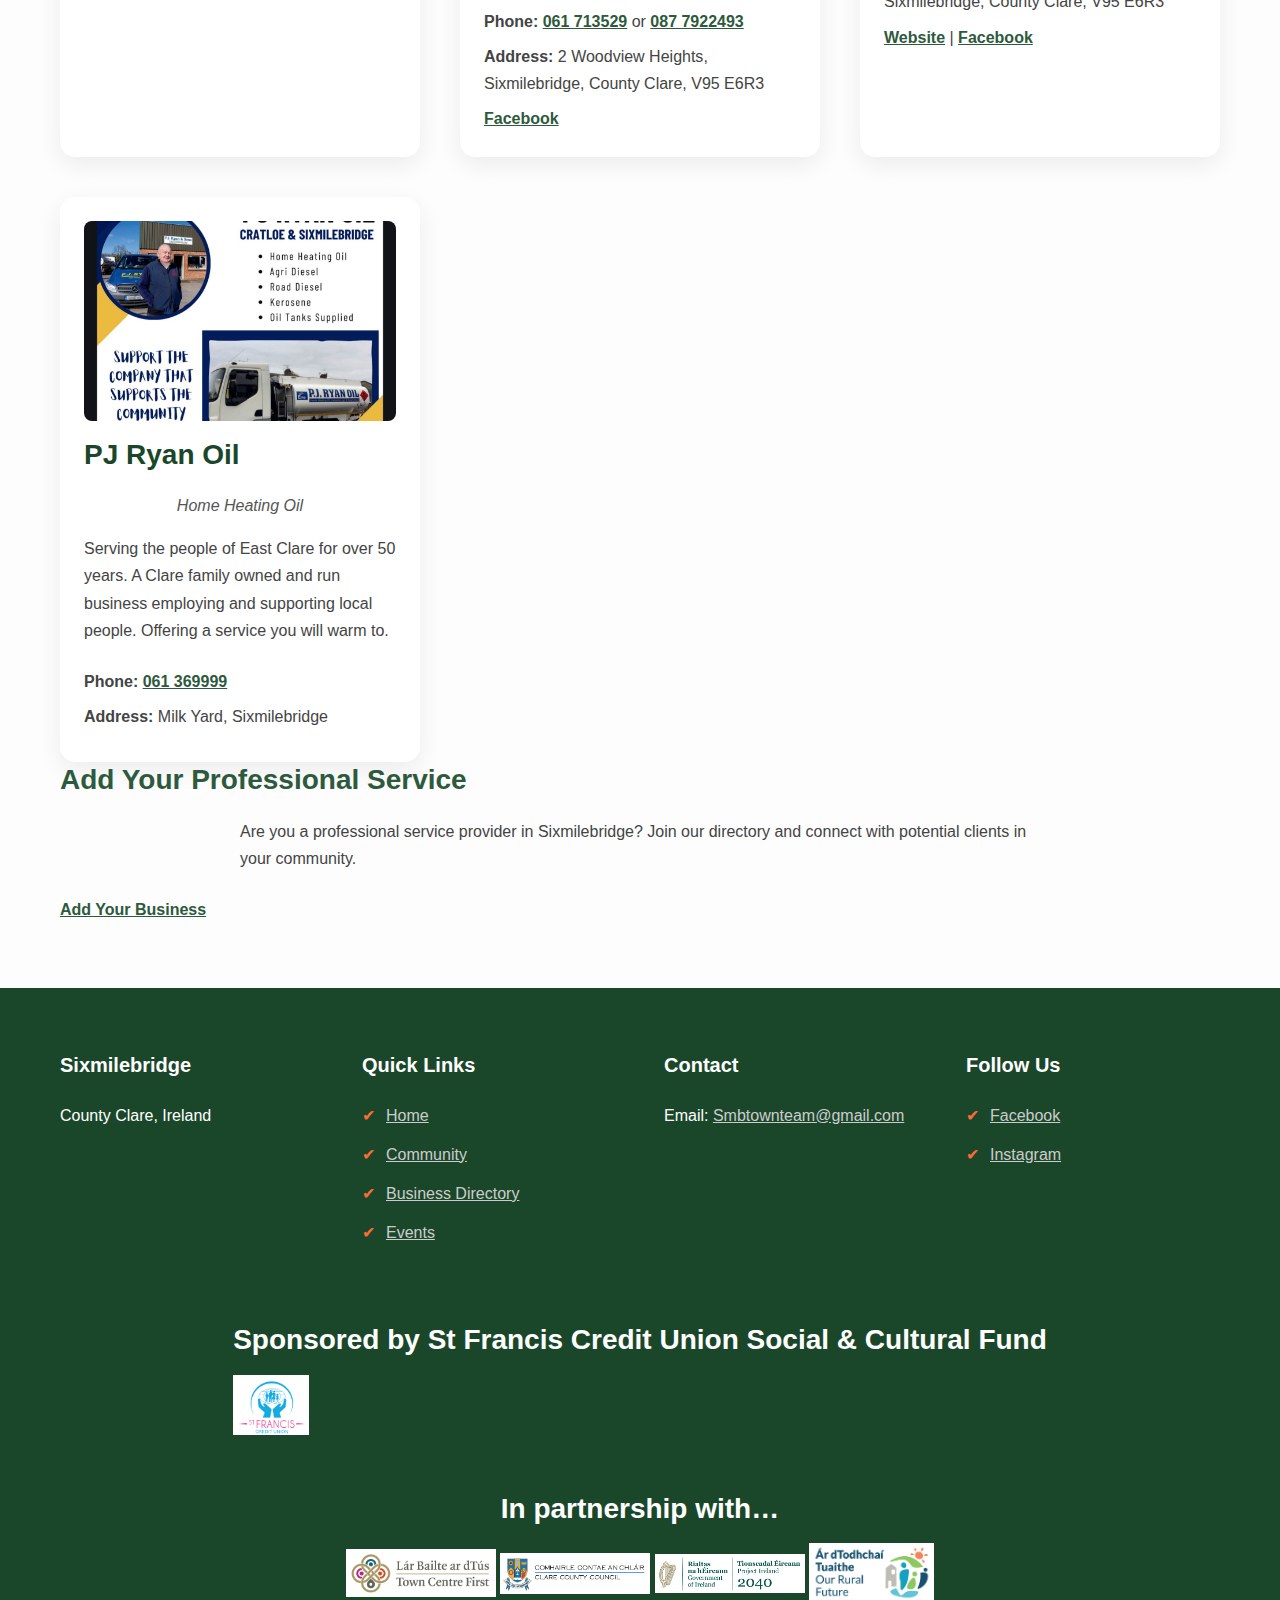
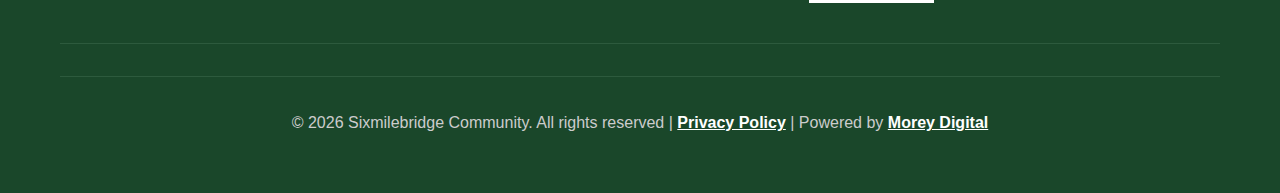
<file: business-professional-services.html>
<!DOCTYPE html>
<html lang="en">
<head>
    <!-- Favicon and Web App Manifest -->
    <link rel="icon" type="image/png" href="Logo Modified.jpg">
    <link rel="apple-touch-icon" sizes="180x180" href="Logo Modified.jpg">
    <link rel="manifest" href="site.webmanifest">
    
    <!-- Security Headers -->
    <meta http-equiv="Content-Security-Policy" content="default-src 'self'; script-src 'self' 'unsafe-inline'; style-src 'self' 'unsafe-inline'; img-src 'self' data: https:; font-src 'self'; connect-src 'self'; frame-src 'none'; object-src 'none'; base-uri 'self';">
    <meta http-equiv="X-Content-Type-Options" content="nosniff">
    <meta http-equiv="X-Frame-Options" content="DENY">
    <meta http-equiv="X-XSS-Protection" content="1; mode=block">
    <meta http-equiv="Referrer-Policy" content="strict-origin-when-cross-origin">
    
    <!-- Performance and caching meta tags -->
    <meta http-equiv="X-UA-Compatible" content="IE=edge">
    <meta name="theme-color" content="#1a472a">
    <meta name="msapplication-TileColor" content="#1a472a">
    <meta name="apple-mobile-web-app-capable" content="yes">
    <meta name="apple-mobile-web-app-status-bar-style" content="black-translucent">

    <meta charset="UTF-8">
    <meta name="viewport" content="width=device-width, initial-scale=1.0">
    <meta name="description" content="Professional services in Sixmilebridge, County Clare. Find legal, financial, consulting, web design, and business services from local professionals.">
    <meta name="keywords" content="professional services Sixmilebridge, business services Clare, web design Sixmilebridge, legal services, financial services">
    <meta name="author" content="Sixmilebridge Community">
    <meta property="og:title" content="Professional Services - Sixmilebridge Business Directory">
    <meta property="og:description" content="Find professional services in Sixmilebridge including legal, financial, consulting and business services.">
    <meta property="og:type" content="website">
    <meta property="og:url" content="https://sixmilebridge.ie/business-professional-services">
    <title>Professional Services - Sixmilebridge Business Directory</title>
    
    <!-- Preconnect to external domains -->
    <link rel="preconnect" href="https://fonts.googleapis.com">
    <link rel="dns-prefetch" href="https://www.google-analytics.com">
    
    <!-- Non-critical CSS loaded asynchronously -->
    <link rel="preload" href="styles.css" as="style" onload="this.onload=null;this.rel='stylesheet'">
    <noscript><link rel="stylesheet" href="styles.css"></noscript>
    
    <link rel="canonical" href="https://sixmilebridge.ie/business-professional-services">
    <script type="application/ld+json">
    {
        "@context": "https://schema.org",
        "@type": "CollectionPage",
        "name": "Professional Services in Sixmilebridge",
        "description": "Professional services directory for Sixmilebridge, County Clare, Ireland.",
        "url": "https://sixmilebridge.ie/business-professional-services",
        "about": {
            "@type": "Place",
            "name": "Sixmilebridge",
            "addressLocality": "Sixmilebridge", 
            "addressRegion": "County Clare",
            "addressCountry": "Ireland"
        }
    }
    </script>
</head>
<body>
    <!-- Skip Links for Accessibility -->
    <a href="#main-content" class="skip-link">Skip to main content</a>
    
    <header role="banner">
        <nav class="navbar" role="navigation" aria-label="Main navigation">
            <div class="nav-container">
                <div class="nav-logo">
                    <a href="index.html" class="logo-link">
                        <img src="Logo Modified.jpg" alt="Sixmilebridge Logo" class="site-logo">
                        <div class="logo-text-container">
                            <span class="logo-title">Droichead Abhann Ó gCearnaigh, Contae an Chláir</span>
                            <span class="logo-subtitle">Sixmilebridge, County Clare</span>
                        </div>
                    </a>
                </div>
                <ul class="nav-menu" id="nav-menu">
                    <li class="nav-item">
                        <a href="index.html" class="nav-link">Home</a>
                    </li>
                    <li class="nav-item">
                        <a href="community.html" class="nav-link">Community</a>
                    </li>
                    <li class="nav-item">
                        <a href="business.html" class="nav-link">Business Directory</a>
                    </li>
                    <li class="nav-item">
                        <a href="events.html" class="nav-link">Events</a>
                    </li>
                </ul>
                <button class="nav-toggle" aria-label="Toggle navigation menu" aria-expanded="false" aria-controls="nav-menu">
                    <span class="bar"></span>
                    <span class="bar"></span>
                    <span class="bar"></span>
                </button>
            </div>
        </nav>
    </header>

    <main role="main" id="main-content">
        <section class="page-hero">
            <div class="container">
                <h1>Professional Services</h1>
                <p>Expert professional services in Sixmilebridge</p>
            </div>
        </section>

        <section class="business-directory">
            <div class="container">
                <div class="directory-header">
                    <div class="breadcrumb">
                        <a href="business.html">← Back to Business Directory</a>
                    </div>
                    
                    <!-- Search functionality -->
                    <div class="search-container">
                        <input type="text" id="business-search" placeholder="Search professional services..." aria-label="Search professional services">
                        <button type="button" id="search-clear" aria-label="Clear search">×</button>
                    </div>
                </div>

                <div class="category-intro">
                    <h2>Professional Services in Sixmilebridge</h2>
                    <p>Find expert professional services including legal, financial, consulting, web design, and business services from local professionals in Sixmilebridge and surrounding areas.</p>
                </div>

                <div class="business-grid">
                    <div class="business-card" itemscope itemtype="https://schema.org/ProfessionalService">
                        <img src="Morey_Digital_logo.jpg" alt="Morey Digital Logo" itemprop="logo" style="max-width: 150px; border-radius: 8px; margin-bottom: 1rem;">
                        <h3 itemprop="name">Morey Digital</h3>
                        <p class="business-type">Web Design & Digital Growth</p>
                        <p itemprop="description">High-impact websites that convert visitors into loyal customers. Specialising in web design, e-commerce, SMMA services, SEO, and IT solutions.</p>
                        <div class="business-contact" itemprop="address" itemscope itemtype="https://schema.org/PostalAddress">
                            <p><strong>Phone:</strong> <a href="tel:0873999296" itemprop="telephone">087 399 9296</a></p>
                            <p><strong>Email:</strong> <a href="mailto:conor@moreydigital.ie" itemprop="email">conor@moreydigital.ie</a></p>
                            <p><strong>Address:</strong> <span itemprop="streetAddress">Ballysheen</span>, <span itemprop="addressLocality">Sixmilebridge</span></p>
                            <meta itemprop="addressRegion" content="County Clare">
                            <meta itemprop="addressCountry" content="Ireland">
                        </div>
                        <div class="business-social">
                            <a href="https://moreydigital.ie" target="_blank" rel="noopener" itemprop="url">Website</a> |
                            <a href="https://www.instagram.com/moreydigital" target="_blank" rel="noopener">Instagram</a> |
                            <a href="https://www.linkedin.com/company/morey-digital/" target="_blank" rel="noopener">LinkedIn</a> |
                            <a href="https://www.facebook.com/people/Morey-Digital/61566762822063/" target="_blank" rel="noopener">Facebook</a>
                        </div>
                    </div>

                    <div class="business-card" itemscope itemtype="https://schema.org/EducationalOrganization">
                        <img src="Montessori_Logo.jpg" alt="Tomorrow's Child Montessori School Logo" itemprop="logo" style="max-width: 150px; border-radius: 8px; margin-bottom: 1rem;">
                        <img src="mon_img.jpg" alt="Tomorrow's Child Montessori School" style="width: 100%; height: 200px; object-fit: cover; border-radius: 8px; margin-bottom: 1rem;">
                        <h3 itemprop="name">Tomorrow's Child Montessori School</h3>
                        <p class="business-type">Education/Childcare</p>
                        <p itemprop="description">Award-Winning Montessori school with Business All-Star Accreditation. Providing quality Montessori education for children aged 2½ to 5 years, offering both non-ECCE and ECCE places. Classes led by fully qualified Montessori teachers dedicated to nurturing each child's development.</p>
                        <div class="business-contact" itemprop="address" itemscope itemtype="https://schema.org/PostalAddress">
                            <p><strong>Phone:</strong> <a href="tel:061713529" itemprop="telephone">061 713529</a> or <a href="tel:0877922493">087 7922493</a></p>
                            <p><strong>Address:</strong> <span itemprop="streetAddress">2 Woodview Heights</span>, <span itemprop="addressLocality">Sixmilebridge</span>, <span itemprop="addressRegion">County Clare</span>, <span itemprop="postalCode">V95 E6R3</span></p>
                            <meta itemprop="addressCountry" content="Ireland">
                        </div>
                        <div class="business-social">
                            <a href="https://www.facebook.com/profile.php?id=100057139433431" target="_blank" rel="noopener">Facebook</a>
                        </div>
                    </div>

                    <div class="business-card" itemscope itemtype="https://schema.org/LocalBusiness">
                        <img src="TCM Schoolwear Logo - TCM Schoolwear.png" alt="TCM Schoolwear Logo" itemprop="logo" style="max-width: 150px; border-radius: 8px; margin-bottom: 1rem;">
                        <img src="Awards - TCM Schoolwear.jpg" alt="TCM Schoolwear Awards" style="width: 100%; height: 200px; object-fit: cover; border-radius: 8px; margin-bottom: 1rem;">
                        <h3 itemprop="name">TCM Schoolwear</h3>
                        <p class="business-type">Schoolwear Services</p>
                        <p itemprop="description">Accredited and Award-Winning national schoolwear supplier with Business All-Star Accreditation. Supplying school uniforms, tracksuits, and sportswear with bespoke orders catered for. Dedicated to providing unbeatable customer service, excellent quality products, and competitive pricing for both parents and schools.</p>
                        <div class="business-contact" itemprop="address" itemscope itemtype="https://schema.org/PostalAddress">
                            <p><strong>Phone:</strong> <a href="tel:061713529" itemprop="telephone">061 713529</a></p>
                            <p><strong>Address:</strong> <span itemprop="streetAddress">2 Woodview Heights</span>, <span itemprop="addressLocality">Sixmilebridge</span>, <span itemprop="addressRegion">County Clare</span>, <span itemprop="postalCode">V95 E6R3</span></p>
                            <meta itemprop="addressCountry" content="Ireland">
                        </div>
                        <div class="business-social">
                            <a href="https://www.tcmschoolwear.com" target="_blank" rel="noopener" itemprop="url">Website</a> |
                            <a href="https://www.facebook.com/p/TCM-Schoolwear-61555723531217/" target="_blank" rel="noopener">Facebook</a>
                        </div>
                    </div>

                    <div class="business-card" itemscope itemtype="https://schema.org/LocalBusiness">
                        <img src="pj.jpg" alt="PJ Ryan Oil" style="width: 100%; height: 200px; object-fit: cover; border-radius: 8px; margin-bottom: 1rem;">
                        <h3 itemprop="name">PJ Ryan Oil</h3>
                        <p class="business-type">Home Heating Oil</p>
                        <p itemprop="description">Serving the people of East Clare for over 50 years. A Clare family owned and run business employing and supporting local people. Offering a service you will warm to.</p>
                        <div class="business-contact" itemprop="address" itemscope itemtype="https://schema.org/PostalAddress">
                            <p><strong>Phone:</strong> <a href="tel:061369999" itemprop="telephone">061 369999</a></p>
                            <p><strong>Address:</strong> <span itemprop="streetAddress">Milk Yard</span>, <span itemprop="addressLocality">Sixmilebridge</span></p>
                            <meta itemprop="addressRegion" content="County Clare">
                            <meta itemprop="addressCountry" content="Ireland">
                        </div>
                    </div>
                </div>

                <div class="add-business-section">
                    <h3>Add Your Professional Service</h3>
                    <p>Are you a professional service provider in Sixmilebridge? Join our directory and connect with potential clients in your community.</p>
                    <a href="https://forms.gle/WL3UJXpWgoewctYv7" target="_blank" rel="noopener noreferrer" class="add-business-btn">Add Your Business</a>
                </div>
            </div>
        </section>
    </main>

    <footer role="contentinfo">
        <div class="container">
            <div class="footer-content">
                <div class="footer-section">
                    <h3>Sixmilebridge</h3>
                    <p>County Clare, Ireland</p>
                </div>
                <div class="footer-section">
                    <h3>Quick Links</h3>
                    <ul>
                        <li><a href="index.html">Home</a></li>
                        <li><a href="community.html">Community</a></li>
                        <li><a href="business.html">Business Directory</a></li>
                        <li><a href="events.html">Events</a></li>
                    </ul>
                </div>
                <div class="footer-section">
                    <h3>Contact</h3>
                    <p>Email: <a href="mailto:Smbtownteam@gmail.com">Smbtownteam@gmail.com</a></p>
                </div>
                <div class="footer-section">
                    <h3>Follow Us</h3>
                    <ul class="social-links">
                        <li><a href="https://www.facebook.com/SmbTownTeam?mibextid=wwXIfr&rdid=1njB9gFw5XbZHnC8&share_url=https%3A%2F%2Fwww.facebook.com%2Fshare%2F1Bu4wHQNWd%2F%3Fmibextid%3DwwXIfr#" target="_blank" rel="noopener noreferrer" >Facebook</a></li>
                        <li><a href="https://www.instagram.com/sixmilebridgetownteam?igsh=YnVyamw0eXoweTR3" target="_blank" rel="noopener noreferrer">Instagram</a></li>
                    </ul>
                </div>
            </div>
            <div class="footer-logos">
                <div class="footer-sponsor">
                    <h3>Sponsored by St Francis Credit Union Social & Cultural Fund</h3>
                    <a href="https://www.stfranciscu.ie/" target="_blank" rel="noopener"><img src="SFCU Logo Large.PNG" alt="St Francis Credit Union Logo" class="sponsor-logo"></a>
                </div>
                <div class="footer-partners">
                    <h3>In partnership with…</h3>
                    <div class="partners-grid">
                        <a href="https://towncentrefirst.ie/" target="_blank" rel="noopener"><img src="Town Centre First Logo.jpg" alt="Town Centre First Logo"></a>
                        <a href="https://clarecoco.ie/" target="_blank" rel="noopener"><img src="Clare County Council Logo.jpg" alt="Clare County Council Logo"></a>
                        <a href="https://www.gov.ie/en/department-of-public-expenditure-infrastructure-public-service-reform-and-digitalisation/publications/national-development-plan-review-2025/" target="_blank" rel="noopener"><img src="Project Ireland 2040 Logo.jpg" alt="Project Ireland 2040 Logo"></a>
                        <a href="https://www.gov.ie/en/department-of-rural-and-community-development-and-the-gaeltacht/campaigns/our-rural-future/" target="_blank" rel="noopener"><img src="Our Rural Future Logo.jpg" alt="Our Rural Future Logo"></a>
                    </div>
                </div>
            </div>
            <div class="footer-bottom">
                <p>&copy; <span id="current-year"></span> Sixmilebridge Community. All rights reserved | <a href="privacy.html" style="color: #ffffff; text-decoration: underline;">Privacy Policy</a> | Powered by <a href="https://moreydigital.ie" target="_blank" rel="noopener" style="color: #ffffff; text-decoration: underline;">Morey Digital</a></p>
            </div>
        </div>
    </footer>

    <script>
        // Navigation toggle
        const navToggle = document.querySelector('.nav-toggle');
        const navMenu = document.querySelector('.nav-menu');

        function toggleNavigation() {
            const isExpanded = navToggle.getAttribute('aria-expanded') === 'true';
            navToggle.setAttribute('aria-expanded', !isExpanded);
            navMenu.classList.toggle('active');
        }

        navToggle.addEventListener('click', toggleNavigation);
        
        // Handle keyboard navigation
        navToggle.addEventListener('keydown', (e) => {
            if (e.key === 'Enter' || e.key === ' ') {
                e.preventDefault();
                toggleNavigation();
            }
        });

        // Close menu when clicking outside or pressing Escape
        document.addEventListener('keydown', (e) => {
            if (e.key === 'Escape' && navMenu.classList.contains('active')) {
                toggleNavigation();
                navToggle.focus();
            }
        });

        // Search functionality
        const searchInput = document.getElementById('business-search');
        const clearButton = document.getElementById('search-clear');
        const businessCards = document.querySelectorAll('.business-card');

        function filterBusinesses() {
            const searchTerm = searchInput.value.toLowerCase().trim();
            
            businessCards.forEach(card => {
                const businessName = card.querySelector('h3').textContent.toLowerCase();
                const businessType = card.querySelector('.business-type').textContent.toLowerCase();
                const businessDescription = card.querySelector('p[itemprop="description"]').textContent.toLowerCase();
                
                const matchesSearch = businessName.includes(searchTerm) || 
                                    businessType.includes(searchTerm) || 
                                    businessDescription.includes(searchTerm);
                
                card.style.display = matchesSearch ? 'block' : 'none';
            });

            // Show/hide clear button
            clearButton.style.display = searchTerm ? 'block' : 'none';
        }

        function clearSearch() {
            searchInput.value = '';
            clearButton.style.display = 'none';
            businessCards.forEach(card => {
                card.style.display = 'block';
            });
        }

        searchInput.addEventListener('input', filterBusinesses);
        clearButton.addEventListener('click', clearSearch);

        // Set current year in footer
        document.getElementById('current-year').textContent = new Date().getFullYear();
    </script>
</body>
</html>
</file>
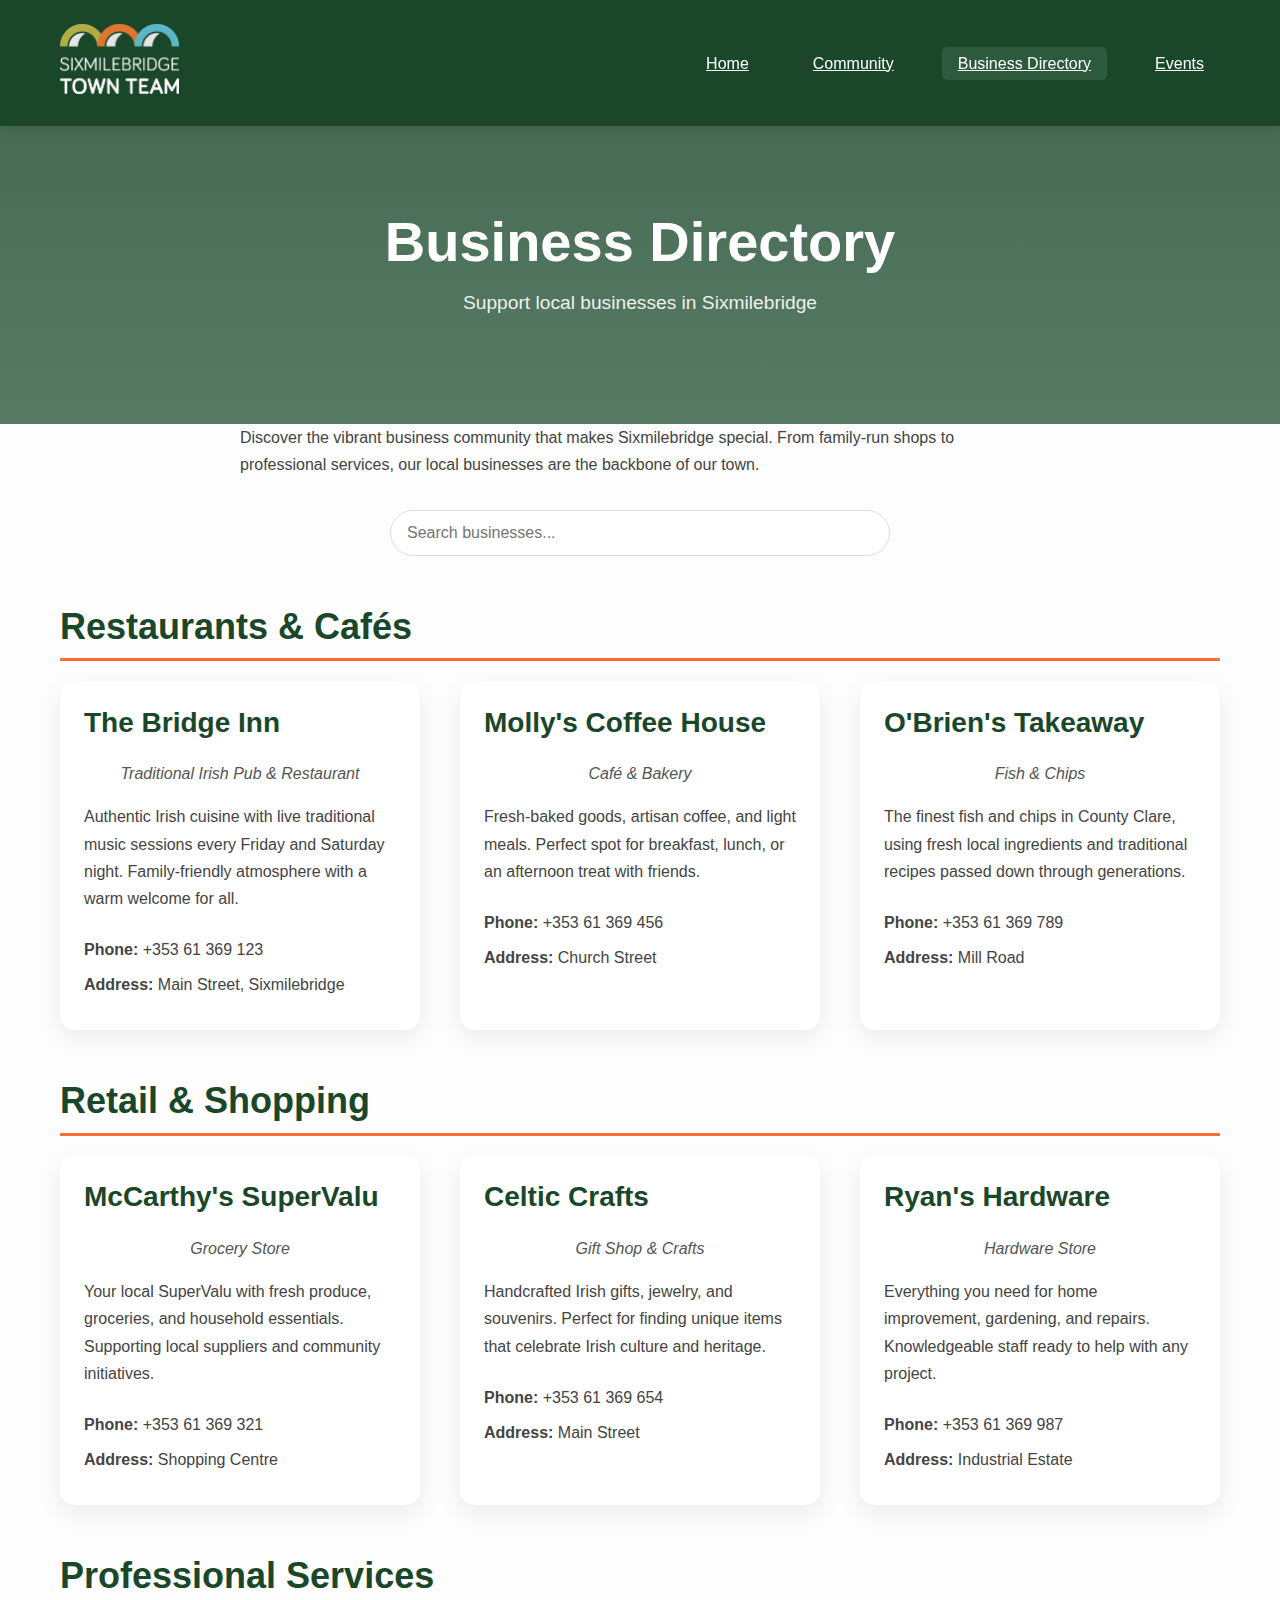
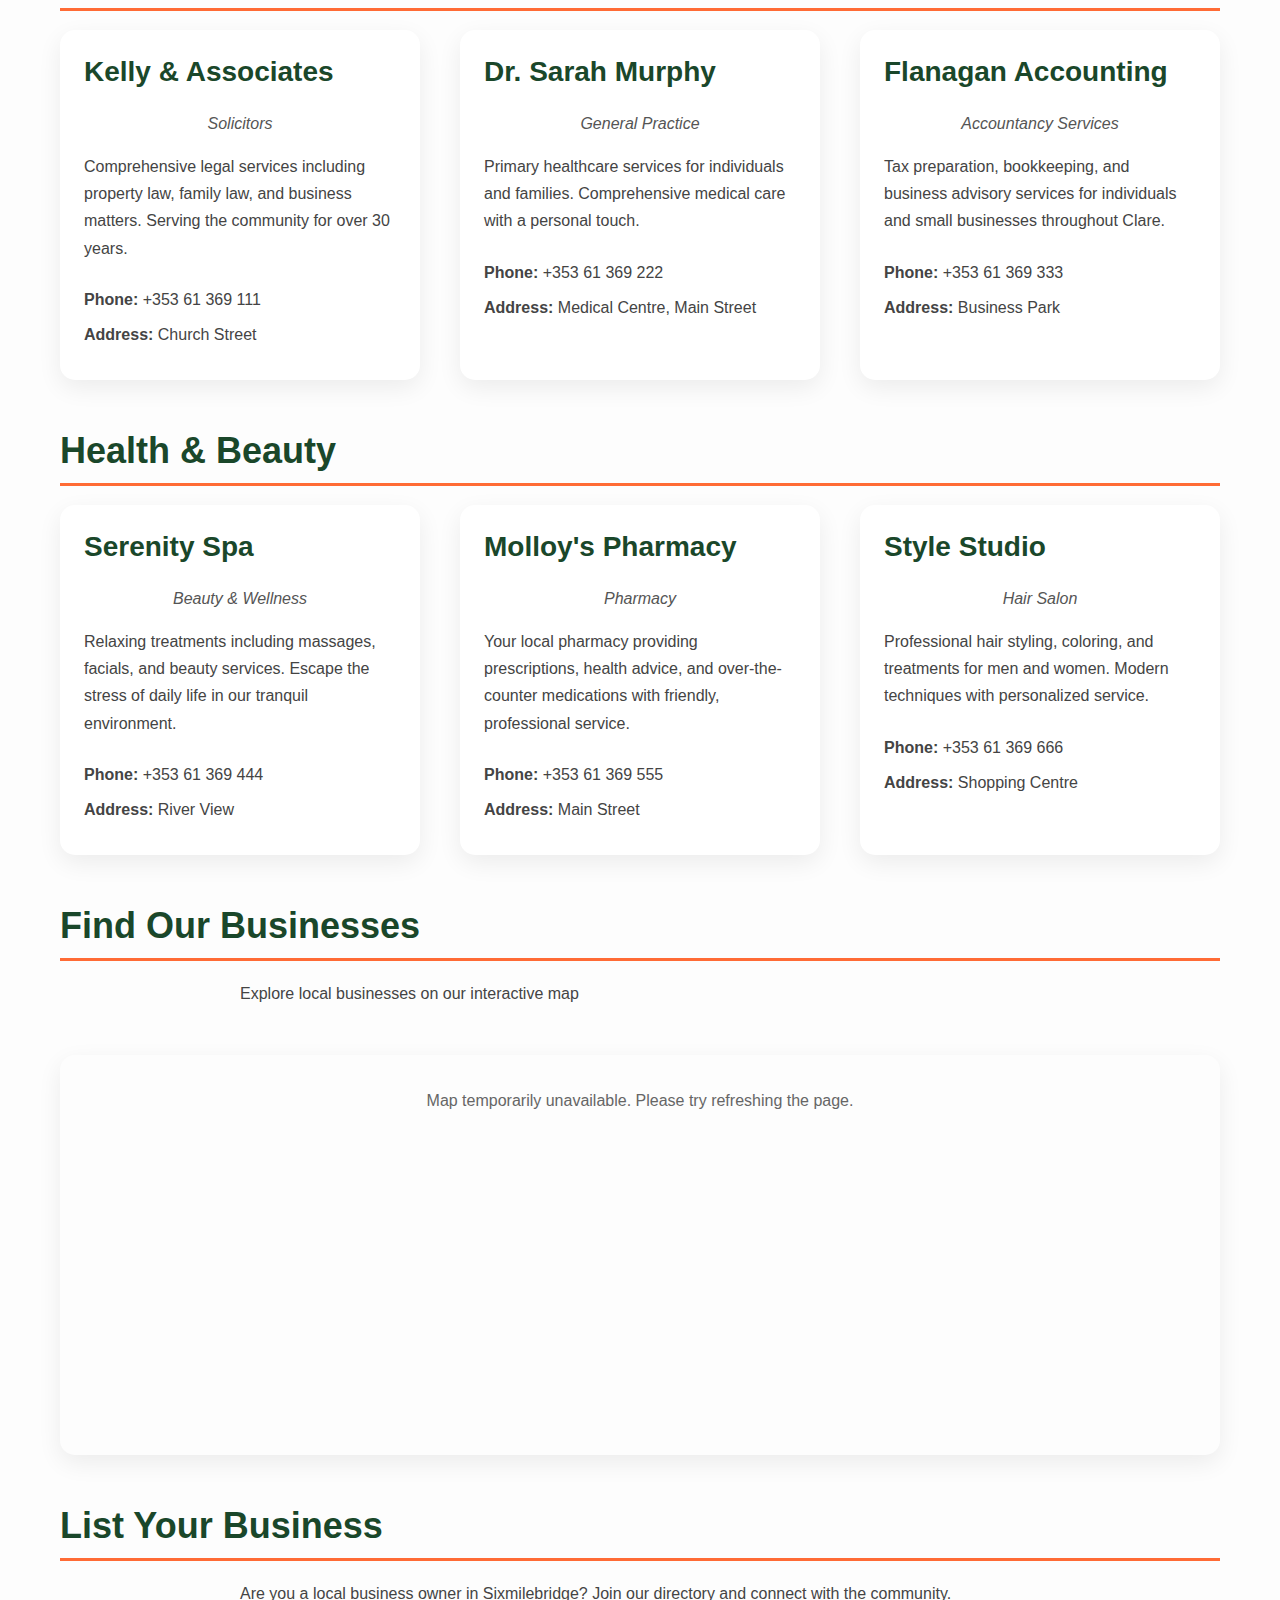
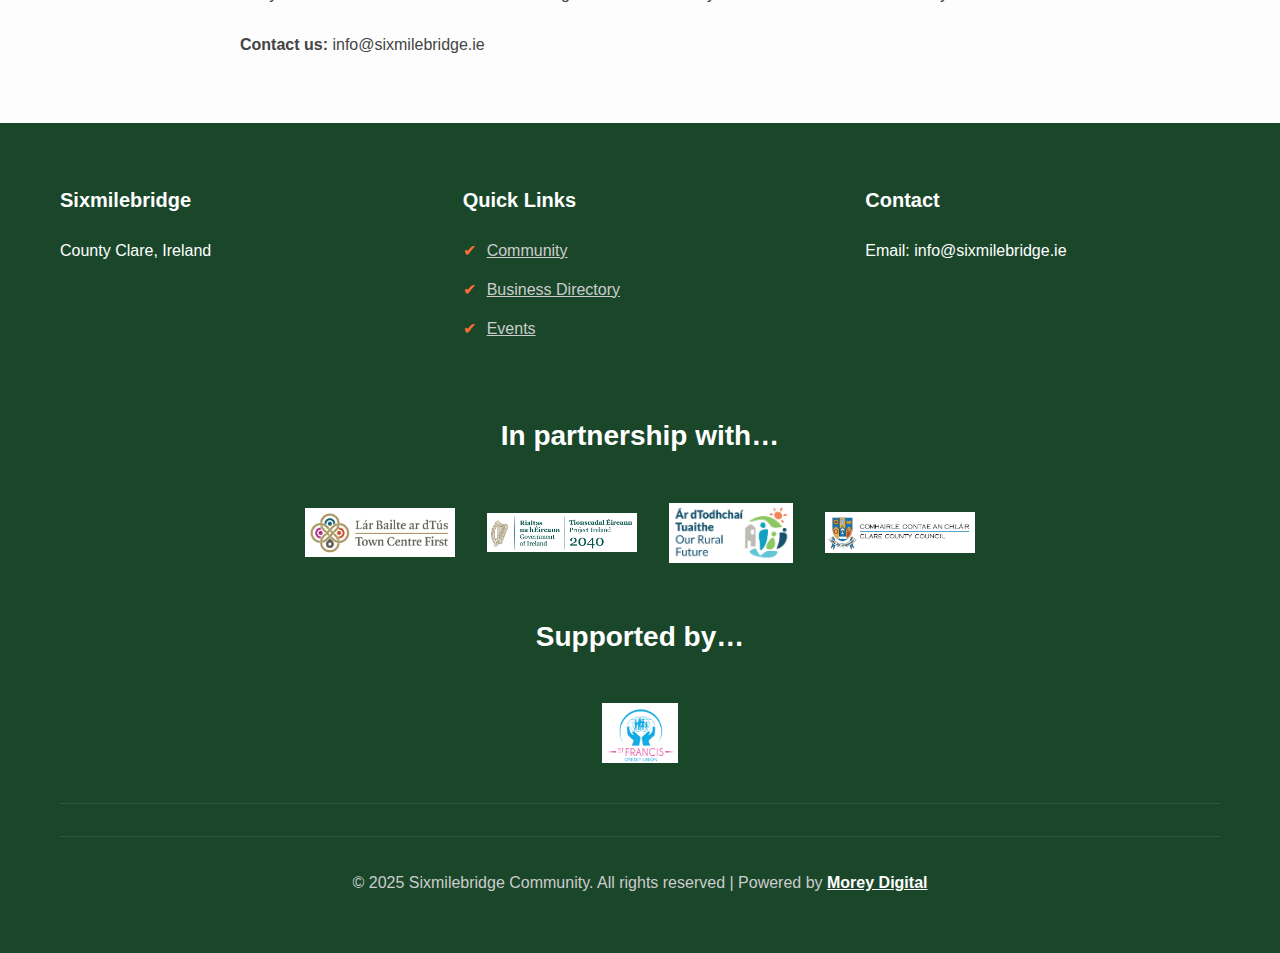
<file: business.html>
<!DOCTYPE html>
<html lang="en">
<head>
    <!-- Favicon and Web App Manifest -->
    <link rel="icon" type="image/png" href="Sixmilebridge Town Team Logo White Text.png">
    <link rel="apple-touch-icon" sizes="180x180" href="Sixmilebridge Town Team Logo White Text.png">
    <link rel="manifest" href="site.webmanifest">
    
    <!-- Security Headers -->
    <meta http-equiv="Content-Security-Policy" content="default-src 'self'; script-src 'self' 'unsafe-inline' https://unpkg.com; style-src 'self' 'unsafe-inline' https://unpkg.com; img-src 'self' data: https:; font-src 'self'; connect-src 'self'; frame-src 'none'; object-src 'none'; base-uri 'self';">
    <meta http-equiv="X-Content-Type-Options" content="nosniff">
    <meta http-equiv="X-Frame-Options" content="DENY">
    <meta http-equiv="X-XSS-Protection" content="1; mode=block">
    <meta http-equiv="Referrer-Policy" content="strict-origin-when-cross-origin">
    
    <!-- Performance and caching meta tags -->
    <meta http-equiv="X-UA-Compatible" content="IE=edge">
    <meta name="theme-color" content="#1a472a">
    <meta name="msapplication-TileColor" content="#1a472a">
    <meta name="apple-mobile-web-app-capable" content="yes">
    <meta name="apple-mobile-web-app-status-bar-style" content="black-translucent">

    <meta charset="UTF-8">
    <meta name="viewport" content="width=device-width, initial-scale=1.0">
    <meta name="description" content="Find local businesses in Sixmilebridge, County Clare. Directory of shops, restaurants, services, and professional businesses in our community.">
    <meta name="keywords" content="Sixmilebridge business, local shops, restaurants Clare, services Sixmilebridge, business directory">
    <meta name="author" content="Sixmilebridge Community">
    <meta property="og:title" content="Business Directory - Sixmilebridge Local Businesses">
    <meta property="og:description" content="Discover local businesses, shops, restaurants, and services in Sixmilebridge, County Clare, Ireland.">
    <meta property="og:type" content="website">
    <meta property="og:url" content="https://sixmilebridge.ie/business">
    <title>Business Directory - Sixmilebridge Local Businesses</title>
    
    <!-- Preconnect to external domains -->
    <link rel="preconnect" href="https://fonts.googleapis.com">
    <link rel="preconnect" href="https://unpkg.com">
    <link rel="dns-prefetch" href="https://www.google-analytics.com">
    
    <!-- Non-critical CSS loaded asynchronously -->
    <link rel="preload" href="styles.css" as="style" onload="this.onload=null;this.rel='stylesheet'">
    <noscript><link rel="stylesheet" href="styles.css"></noscript>
    <link rel="preload" href="https://unpkg.com/leaflet@1.9.4/dist/leaflet.css" as="style" onload="this.onload=null;this.rel='stylesheet'">
    <noscript><link rel="stylesheet" href="https://unpkg.com/leaflet@1.9.4/dist/leaflet.css"></noscript>
    
    <link rel="canonical" href="https://sixmilebridge.ie/business">
    <script type="application/ld+json">
    {
        "@context": "https://schema.org",
        "@type": "CollectionPage",
        "name": "Sixmilebridge Business Directory",
        "description": "Directory of local businesses, shops, restaurants, and services in Sixmilebridge, County Clare, Ireland.",
        "url": "https://sixmilebridge.ie/business",
        "about": {
            "@type": "Place",
            "name": "Sixmilebridge",
            "addressLocality": "Sixmilebridge",
            "addressRegion": "County Clare",
            "addressCountry": "Ireland"
        }
    }
    </script>
</head>
<body>
    <!-- Skip Links for Accessibility -->
    <a href="#main-content" class="skip-link">Skip to main content</a>
    
    <header role="banner">
        <nav class="navbar" role="navigation" aria-label="Main navigation">
            <div class="nav-container">
                <div class="nav-logo">
                    <a href="index.html"><img src="Sixmilebridge Town Team Logo White Text.png" alt="Sixmilebridge Logo" style="height: 70px;"></a>
                </div>
                <ul class="nav-menu" id="nav-menu">
                    <li class="nav-item">
                        <a href="index.html" class="nav-link">Home</a>
                    </li>
                    <li class="nav-item">
                        <a href="community.html" class="nav-link">Community</a>
                    </li>
                    <li class="nav-item">
                        <a href="business.html" class="nav-link active">Business Directory</a>
                    </li>
                    <li class="nav-item">
                        <a href="events.html" class="nav-link">Events</a>
                    </li>
                </ul>
                <button class="nav-toggle" aria-label="Toggle navigation menu" aria-expanded="false" aria-controls="nav-menu">
                    <span class="bar"></span>
                    <span class="bar"></span>
                    <span class="bar"></span>
                </button>
            </div>
        </nav>
    </header>

    <main role="main" id="main-content">
        <section class="page-hero">
            <div class="container">
                <h1>Business Directory</h1>
                <p>Support local businesses in Sixmilebridge</p>
            </div>
        </section>

        <section class="business-directory">
            <div class="container">
                <div class="directory-intro">
                    <p>Discover the vibrant business community that makes Sixmilebridge special. From family-run shops to professional services, our local businesses are the backbone of our town.</p>
                    
                    <!-- Search functionality -->
                    <div class="search-container">
                        <input type="text" id="business-search" placeholder="Search businesses..." aria-label="Search businesses">
                        <button type="button" id="search-clear" aria-label="Clear search">×</button>
                    </div>
                </div>

                <div class="business-categories">
                    <div class="category-section">
                        <h2>Restaurants & Cafés</h2>
                        <div class="business-grid">
                            <div class="business-card" itemscope itemtype="https://schema.org/Restaurant">
                                <h3 itemprop="name">The Bridge Inn</h3>
                                <p class="business-type" itemprop="servesCuisine">Traditional Irish Pub & Restaurant</p>
                                <p itemprop="description">Authentic Irish cuisine with live traditional music sessions every Friday and Saturday night. Family-friendly atmosphere with a warm welcome for all.</p>
                                <div class="business-contact" itemprop="address" itemscope itemtype="https://schema.org/PostalAddress">
                                    <p><strong>Phone:</strong> <span itemprop="telephone">+353 61 369 123</span></p>
                                    <p><strong>Address:</strong> <span itemprop="streetAddress">Main Street</span>, <span itemprop="addressLocality">Sixmilebridge</span></p>
                                    <meta itemprop="addressRegion" content="County Clare">
                                    <meta itemprop="addressCountry" content="Ireland">
                                    <meta itemprop="postalCode" content="">
                                </div>
                                <div style="display: none;" itemprop="geo" itemscope itemtype="https://schema.org/GeoCoordinates">
                                    <meta itemprop="latitude" content="52.7447">
                                    <meta itemprop="longitude" content="-8.7717">
                                </div>
                                <meta itemprop="openingHours" content="Mo-Su 12:00-23:30">
                                <meta itemprop="priceRange" content="€€">
                                <div style="display: none;" itemprop="aggregateRating" itemscope itemtype="https://schema.org/AggregateRating">
                                    <meta itemprop="ratingValue" content="4.5">
                                    <meta itemprop="reviewCount" content="127">
                                    <meta itemprop="bestRating" content="5">
                                    <meta itemprop="worstRating" content="1">
                                </div>
                                <div style="display: none;">
                                    <div itemprop="review" itemscope itemtype="https://schema.org/Review">
                                        <span itemprop="author" itemscope itemtype="https://schema.org/Person">
                                            <meta itemprop="name" content="Mary O'Sullivan">
                                        </span>
                                        <div itemprop="reviewRating" itemscope itemtype="https://schema.org/Rating">
                                            <meta itemprop="ratingValue" content="5">
                                            <meta itemprop="bestRating" content="5">
                                        </div>
                                        <meta itemprop="reviewBody" content="Wonderful traditional Irish pub with excellent food and live music. Great atmosphere and friendly staff.">
                                        <meta itemprop="datePublished" content="2024-01-15">
                                    </div>
                                    <div itemprop="review" itemscope itemtype="https://schema.org/Review">
                                        <span itemprop="author" itemscope itemtype="https://schema.org/Person">
                                            <meta itemprop="name" content="John Murphy">
                                        </span>
                                        <div itemprop="reviewRating" itemscope itemtype="https://schema.org/Rating">
                                            <meta itemprop="ratingValue" content="4">
                                            <meta itemprop="bestRating" content="5">
                                        </div>
                                        <meta itemprop="reviewBody" content="Lovely local pub with authentic Irish charm. The music sessions are fantastic!">
                                        <meta itemprop="datePublished" content="2024-02-03">
                                    </div>
                                </div>
                            </div>
                            
                            <div class="business-card">
                                <h3>Molly's Coffee House</h3>
                                <p class="business-type">Café & Bakery</p>
                                <p>Fresh-baked goods, artisan coffee, and light meals. Perfect spot for breakfast, lunch, or an afternoon treat with friends.</p>
                                <div class="business-contact">
                                    <p><strong>Phone:</strong> +353 61 369 456</p>
                                    <p><strong>Address:</strong> Church Street</p>
                                </div>
                            </div>

                            <div class="business-card">
                                <h3>O'Brien's Takeaway</h3>
                                <p class="business-type">Fish & Chips</p>
                                <p>The finest fish and chips in County Clare, using fresh local ingredients and traditional recipes passed down through generations.</p>
                                <div class="business-contact">
                                    <p><strong>Phone:</strong> +353 61 369 789</p>
                                    <p><strong>Address:</strong> Mill Road</p>
                                </div>
                            </div>
                        </div>
                    </div>

                    <div class="category-section">
                        <h2>Retail & Shopping</h2>
                        <div class="business-grid">
                            <div class="business-card">
                                <h3>McCarthy's SuperValu</h3>
                                <p class="business-type">Grocery Store</p>
                                <p>Your local SuperValu with fresh produce, groceries, and household essentials. Supporting local suppliers and community initiatives.</p>
                                <div class="business-contact">
                                    <p><strong>Phone:</strong> +353 61 369 321</p>
                                    <p><strong>Address:</strong> Shopping Centre</p>
                                </div>
                            </div>

                            <div class="business-card">
                                <h3>Celtic Crafts</h3>
                                <p class="business-type">Gift Shop & Crafts</p>
                                <p>Handcrafted Irish gifts, jewelry, and souvenirs. Perfect for finding unique items that celebrate Irish culture and heritage.</p>
                                <div class="business-contact">
                                    <p><strong>Phone:</strong> +353 61 369 654</p>
                                    <p><strong>Address:</strong> Main Street</p>
                                </div>
                            </div>

                            <div class="business-card">
                                <h3>Ryan's Hardware</h3>
                                <p class="business-type">Hardware Store</p>
                                <p>Everything you need for home improvement, gardening, and repairs. Knowledgeable staff ready to help with any project.</p>
                                <div class="business-contact">
                                    <p><strong>Phone:</strong> +353 61 369 987</p>
                                    <p><strong>Address:</strong> Industrial Estate</p>
                                </div>
                            </div>
                        </div>
                    </div>

                    <div class="category-section">
                        <h2>Professional Services</h2>
                        <div class="business-grid">
                            <div class="business-card">
                                <h3>Kelly & Associates</h3>
                                <p class="business-type">Solicitors</p>
                                <p>Comprehensive legal services including property law, family law, and business matters. Serving the community for over 30 years.</p>
                                <div class="business-contact">
                                    <p><strong>Phone:</strong> +353 61 369 111</p>
                                    <p><strong>Address:</strong> Church Street</p>
                                </div>
                            </div>

                            <div class="business-card">
                                <h3>Dr. Sarah Murphy</h3>
                                <p class="business-type">General Practice</p>
                                <p>Primary healthcare services for individuals and families. Comprehensive medical care with a personal touch.</p>
                                <div class="business-contact">
                                    <p><strong>Phone:</strong> +353 61 369 222</p>
                                    <p><strong>Address:</strong> Medical Centre, Main Street</p>
                                </div>
                            </div>

                            <div class="business-card">
                                <h3>Flanagan Accounting</h3>
                                <p class="business-type">Accountancy Services</p>
                                <p>Tax preparation, bookkeeping, and business advisory services for individuals and small businesses throughout Clare.</p>
                                <div class="business-contact">
                                    <p><strong>Phone:</strong> +353 61 369 333</p>
                                    <p><strong>Address:</strong> Business Park</p>
                                </div>
                            </div>
                        </div>
                    </div>

                    <div class="category-section">
                        <h2>Health & Beauty</h2>
                        <div class="business-grid">
                            <div class="business-card">
                                <h3>Serenity Spa</h3>
                                <p class="business-type">Beauty & Wellness</p>
                                <p>Relaxing treatments including massages, facials, and beauty services. Escape the stress of daily life in our tranquil environment.</p>
                                <div class="business-contact">
                                    <p><strong>Phone:</strong> +353 61 369 444</p>
                                    <p><strong>Address:</strong> River View</p>
                                </div>
                            </div>

                            <div class="business-card">
                                <h3>Molloy's Pharmacy</h3>
                                <p class="business-type">Pharmacy</p>
                                <p>Your local pharmacy providing prescriptions, health advice, and over-the-counter medications with friendly, professional service.</p>
                                <div class="business-contact">
                                    <p><strong>Phone:</strong> +353 61 369 555</p>
                                    <p><strong>Address:</strong> Main Street</p>
                                </div>
                            </div>

                            <div class="business-card">
                                <h3>Style Studio</h3>
                                <p class="business-type">Hair Salon</p>
                                <p>Professional hair styling, coloring, and treatments for men and women. Modern techniques with personalized service.</p>
                                <div class="business-contact">
                                    <p><strong>Phone:</strong> +353 61 369 666</p>
                                    <p><strong>Address:</strong> Shopping Centre</p>
                                </div>
                            </div>
                        </div>
                    </div>
                </div>

                <div class="map-section">
                    <h2>Find Our Businesses</h2>
                    <p>Explore local businesses on our interactive map</p>
                    <div id="business-map" aria-label="Interactive map showing local business locations in Sixmilebridge" role="img" tabindex="0"></div>
                </div>

                <div class="business-cta">
                    <h2>List Your Business</h2>
                    <p>Are you a local business owner in Sixmilebridge? Join our directory and connect with the community.</p>
                    <p><strong>Contact us:</strong> info@sixmilebridge.ie</p>
                </div>
            </div>
        </section>
    </main>

 <footer role="contentinfo">
    <div class="container">
        <div class="footer-content">
            <div class="footer-section">
                <h3>Sixmilebridge</h3>
                <p>County Clare, Ireland</p>
            </div>
            <div class="footer-section">
                <h3>Quick Links</h3>
                <ul>
                    <li><a href="community.html">Community</a></li>
                    <li><a href="business.html">Business Directory</a></li>
                    <li><a href="events.html">Events</a></li>
                </ul>
            </div>
            <div class="footer-section">
                <h3>Contact</h3>
                <p>Email: info@sixmilebridge.ie</p>
            </div>
        </div>
        <div class="footer-logos">
                <h3>In partnership with…</h3>
                <a href="https://towncentrefirst.ie/" target="_blank" rel="noopener"><img src="Town Centre First Logo.jpg" alt="Town Centre First Logo"></a>
                <a href="https://www.gov.ie/en/department-of-public-expenditure-infrastructure-public-service-reform-and-digitalisation/policy-information/project-ireland-2040/" target="_blank" rel="noopener"><img src="Project Ireland 2040 Logo.jpg" alt="Project Ireland 2040 Logo"></a>
                <a href="https://www.gov.ie/en/department-of-rural-and-community-development-and-the-gaeltacht/campaigns/our-rural-future/" target="_blank" rel="noopener"><img src="Our Rural Future Logo.jpg" alt="Our Rural Future Logo"></a>
                <a href="https://clarecoco.ie/" target="_blank" rel="noopener"><img src="Clare County Council Logo.jpg" alt="Clare County Council Logo"></a>
                <h3>Supported by…</h3>
                <a href="https://www.stfranciscu.ie/" target="_blank" rel="noopener"><img src="SFCU Logo Large.PNG" alt="St Francis Credit Union Logo"></a>
            </div>
        <div class="footer-bottom">
            <p>&copy; 2025 Sixmilebridge Community. All rights reserved | Powered by <a href="https://moreydigital.ie" target="_blank" rel="noopener" style="color: #ffffff; text-decoration: underline;">Morey Digital</a></p>
        </div>
    </div>
</footer>

    <script src="https://unpkg.com/leaflet@1.9.4/dist/leaflet.js"></script>
    <script>
        const navToggle = document.querySelector('.nav-toggle');
        const navMenu = document.querySelector('.nav-menu');

        function toggleNavigation() {
            const isExpanded = navToggle.getAttribute('aria-expanded') === 'true';
            navToggle.setAttribute('aria-expanded', !isExpanded);
            navMenu.classList.toggle('active');
        }

        navToggle.addEventListener('click', toggleNavigation);
        
        // Handle keyboard navigation
        navToggle.addEventListener('keydown', (e) => {
            if (e.key === 'Enter' || e.key === ' ') {
                e.preventDefault();
                toggleNavigation();
            }
        });

        // Close menu when clicking outside or pressing Escape
        document.addEventListener('keydown', (e) => {
            if (e.key === 'Escape' && navMenu.classList.contains('active')) {
                toggleNavigation();
                navToggle.focus();
            }
        });

        // Search functionality
        const searchInput = document.getElementById('business-search');
        const searchClear = document.getElementById('search-clear');
        const businessCards = document.querySelectorAll('.business-card');

        function performSearch() {
            const searchTerm = searchInput.value.toLowerCase().trim();
            
            businessCards.forEach(card => {
                const businessName = card.querySelector('h3').textContent.toLowerCase();
                const businessType = card.querySelector('.business-type').textContent.toLowerCase();
                const businessDescription = card.querySelector('p').textContent.toLowerCase();
                
                const matches = businessName.includes(searchTerm) || 
                               businessType.includes(searchTerm) || 
                               businessDescription.includes(searchTerm);
                
                if (matches || searchTerm === '') {
                    card.style.display = 'block';
                } else {
                    card.style.display = 'none';
                }
            });
            
            // Show/hide clear button
            searchClear.style.display = searchTerm ? 'block' : 'none';
        }

        searchInput.addEventListener('input', performSearch);
        
        searchClear.addEventListener('click', () => {
            searchInput.value = '';
            performSearch();
            searchInput.focus();
        });

        // Initialize the map with error handling
        function initializeMap() {
            try {
                const mapElement = document.getElementById('business-map');
                if (!mapElement) {
                    console.warn('Map element not found');
                    return;
                }
                
                if (typeof L === 'undefined') {
                    console.warn('Leaflet library not loaded');
                    mapElement.innerHTML = '<p style="padding: 2rem; text-align: center; color: #666;">Map temporarily unavailable. Please try refreshing the page.</p>';
                    return;
                }
                
                const map = L.map('business-map').setView([52.7447, -8.7717], 15);

                // Add OpenStreetMap tiles with error handling
                const tileLayer = L.tileLayer('https://{s}.tile.openstreetmap.org/{z}/{x}/{y}.png', {
                    attribution: '© OpenStreetMap contributors',
                    maxZoom: 19,
                    errorTileUrl: '[data-uri]'
                });
                
                tileLayer.on('tileerror', function(e) {
                    console.warn('Map tile failed to load:', e);
                });
                
                tileLayer.addTo(map);
                return map;
            } catch (error) {
                console.error('Map initialization error:', error);
                const mapElement = document.getElementById('business-map');
                if (mapElement) {
                    mapElement.innerHTML = '<p style="padding: 2rem; text-align: center; color: #666;">Map temporarily unavailable. Please try refreshing the page.</p>';
                }
                return null;
            }
        }
        
        const map = initializeMap();

        // Business locations with approximate coordinates around Sixmilebridge
        const businesses = [
            {
                name: "The Bridge Inn",
                type: "Traditional Irish Pub & Restaurant",
                coords: [52.7447, -8.7717],
                address: "Main Street",
                phone: "+353 61 369 123"
            },
            {
                name: "Molly's Coffee House",
                type: "Café & Bakery",
                coords: [52.7450, -8.7720],
                address: "Church Street",
                phone: "+353 61 369 456"
            },
            {
                name: "O'Brien's Takeaway",
                type: "Fish & Chips",
                coords: [52.7445, -8.7715],
                address: "Mill Road",
                phone: "+353 61 369 789"
            },
            {
                name: "McCarthy's SuperValu",
                type: "Grocery Store",
                coords: [52.7442, -8.7722],
                address: "Shopping Centre",
                phone: "+353 61 369 321"
            },
            {
                name: "Celtic Crafts",
                type: "Gift Shop & Crafts",
                coords: [52.7448, -8.7718],
                address: "Main Street",
                phone: "+353 61 369 654"
            },
            {
                name: "Ryan's Hardware",
                type: "Hardware Store",
                coords: [52.7440, -8.7710],
                address: "Industrial Estate",
                phone: "+353 61 369 987"
            },
            {
                name: "Kelly & Associates",
                type: "Solicitors",
                coords: [52.7451, -8.7721],
                address: "Church Street",
                phone: "+353 61 369 111"
            },
            {
                name: "Dr. Sarah Murphy",
                type: "General Practice",
                coords: [52.7449, -8.7719],
                address: "Medical Centre, Main Street",
                phone: "+353 61 369 222"
            },
            {
                name: "Flanagan Accounting",
                type: "Accountancy Services",
                coords: [52.7438, -8.7708],
                address: "Business Park",
                phone: "+353 61 369 333"
            },
            {
                name: "Serenity Spa",
                type: "Beauty & Wellness",
                coords: [52.7453, -8.7725],
                address: "River View",
                phone: "+353 61 369 444"
            },
            {
                name: "Molloy's Pharmacy",
                type: "Pharmacy",
                coords: [52.7446, -8.7716],
                address: "Main Street",
                phone: "+353 61 369 555"
            },
            {
                name: "Style Studio",
                type: "Hair Salon",
                coords: [52.7443, -8.7723],
                address: "Shopping Centre",
                phone: "+353 61 369 666"
            }
        ];

        // Add markers for each business with error handling
        if (map && Array.isArray(businesses)) {
            businesses.forEach(business => {
                try {
                    if (!business.coords || !Array.isArray(business.coords) || business.coords.length !== 2) {
                        console.warn('Invalid coordinates for business:', business.name);
                        return;
                    }
                    
                    const marker = L.marker(business.coords);
                    
                    const popupContent = `
                        <div class="map-popup">
                            <h3>${business.name || 'Business Name'}</h3>
                            <p class="business-type">${business.type || 'Business Type'}</p>
                            <p><strong>Address:</strong> ${business.address || 'Address not available'}</p>
                            <p><strong>Phone:</strong> ${business.phone || 'Phone not available'}</p>
                        </div>
                    `;
                    
                    marker.bindPopup(popupContent);
                    marker.addTo(map);
                } catch (error) {
                    console.warn('Error adding marker for business:', business.name, error);
                }
            });
        } else {
            console.warn('Map or businesses data not available');
        }
        
        // Graceful degradation for older browsers
        if (!Array.prototype.forEach) {
            Array.prototype.forEach = function(callback, thisArg) {
                for (var i = 0; i < this.length; i++) {
                    callback.call(thisArg, this[i], i, this);
                }
            };
        }
        
        if (!String.prototype.includes) {
            String.prototype.includes = function(search, start) {
                if (typeof start !== 'number') {
                    start = 0;
                }
                return this.substr(start).indexOf(search) !== -1;
            };
        }
        
        // Input validation for search
        if (searchInput) {
            searchInput.addEventListener('keydown', function(e) {
                // Allow: backspace, delete, tab, escape, enter
                if ([8, 9, 27, 13, 46].indexOf(e.keyCode) !== -1 ||
                    // Allow: Ctrl+A, Ctrl+C, Ctrl+V, Ctrl+X
                    (e.keyCode === 65 && e.ctrlKey === true) ||
                    (e.keyCode === 67 && e.ctrlKey === true) ||
                    (e.keyCode === 86 && e.ctrlKey === true) ||
                    (e.keyCode === 88 && e.ctrlKey === true)) {
                    return;
                }
                // Ensure that it is a number/letter and stop the keypress
                if ((e.shiftKey || (e.keyCode < 48 || e.keyCode > 57)) && (e.keyCode < 65 || e.keyCode > 90) && (e.keyCode < 97 || e.keyCode > 122) && e.keyCode !== 32) {
                    // Allow special characters commonly used in business names
                    var allowedChars = [189, 109, 190, 110, 222, 192, 219, 221]; // -, ., ', `, [, ]
                    if (allowedChars.indexOf(e.keyCode) === -1) {
                        e.preventDefault();
                    }
                }
            });
        }
    </script>
</body>
</html>
</file>
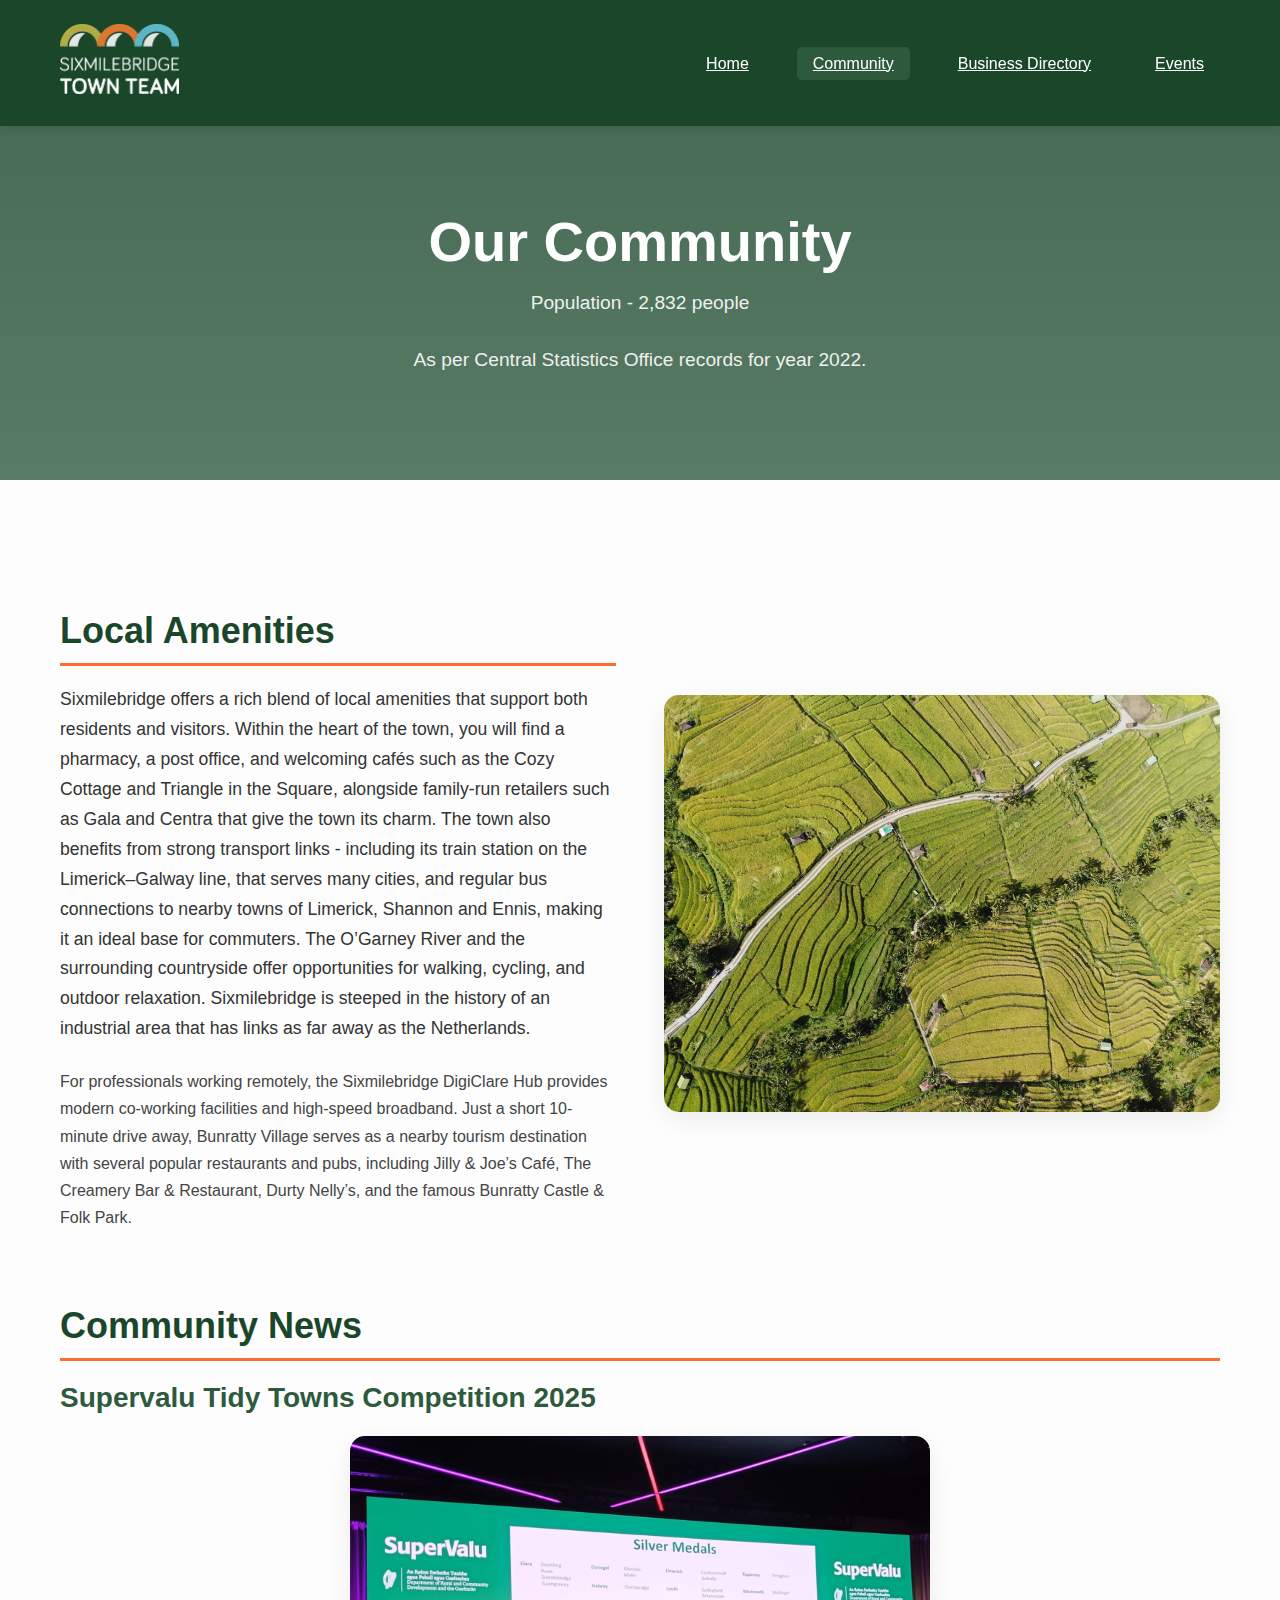
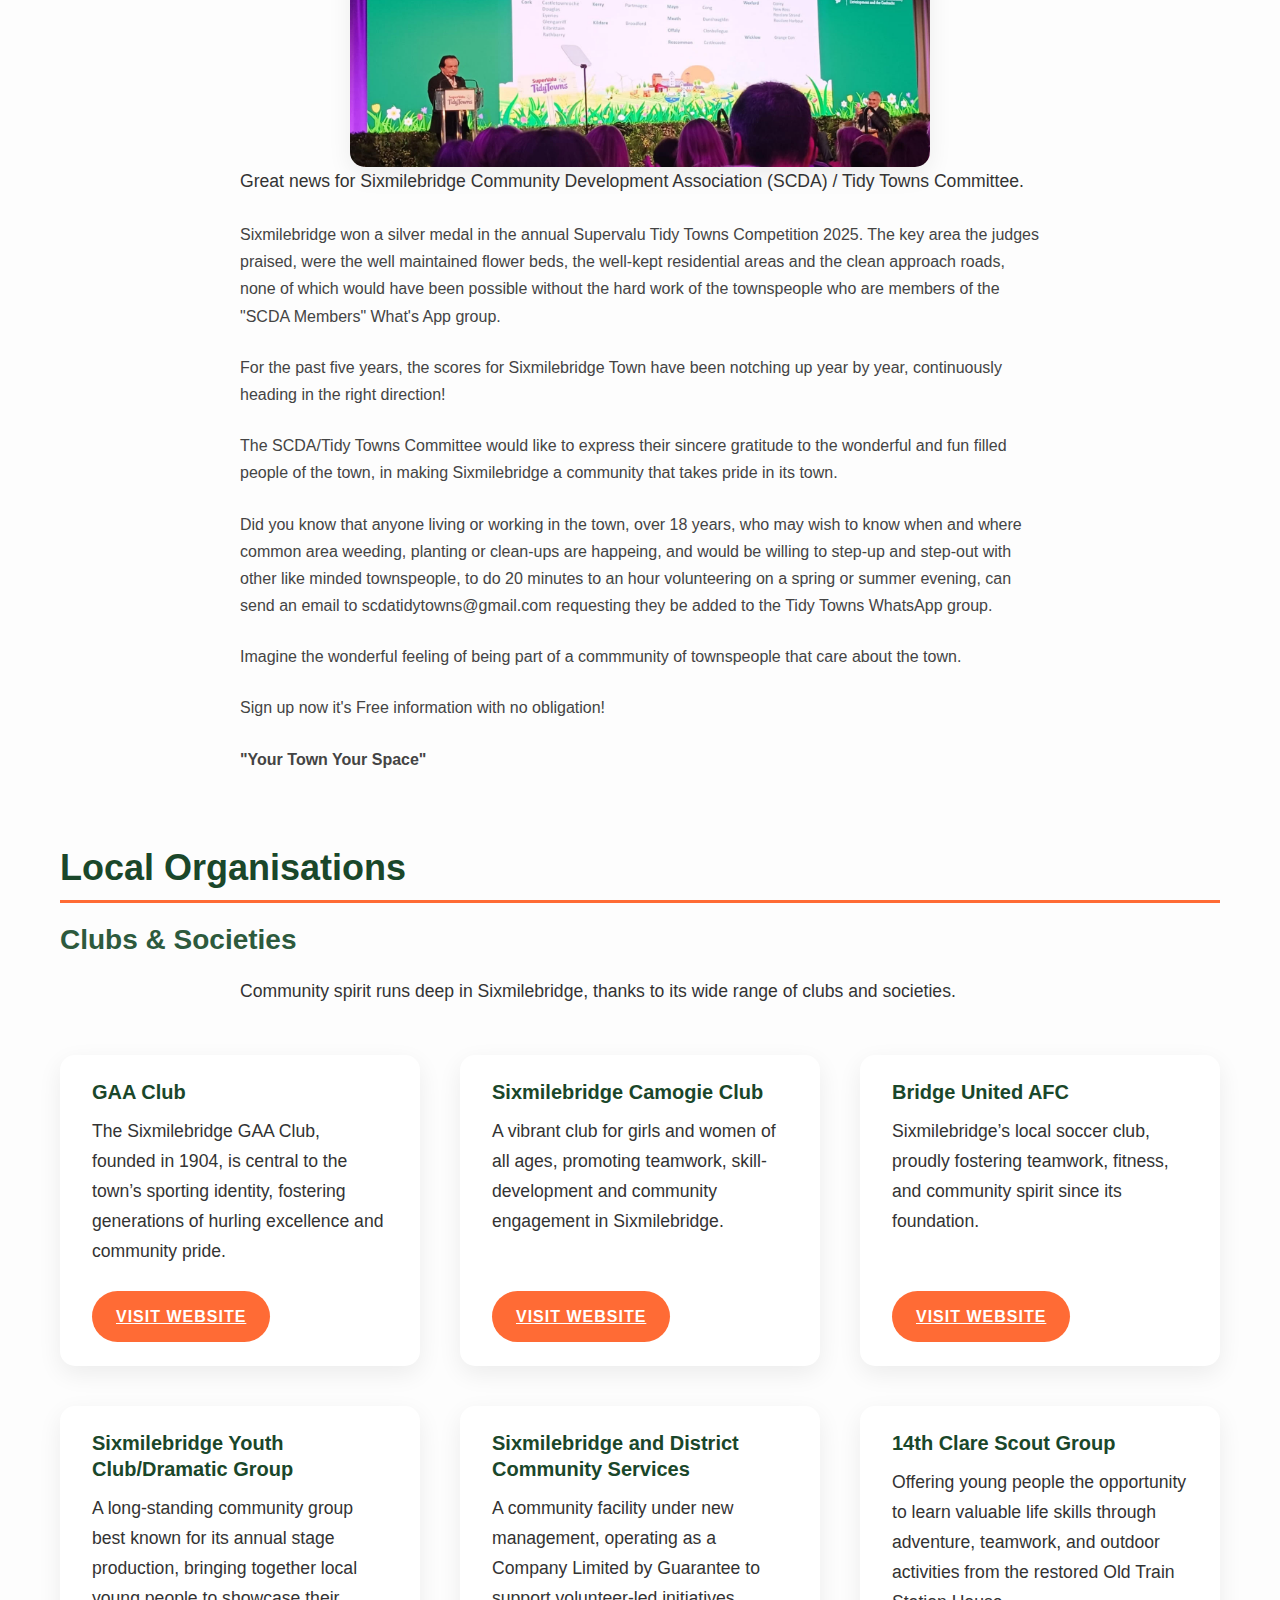
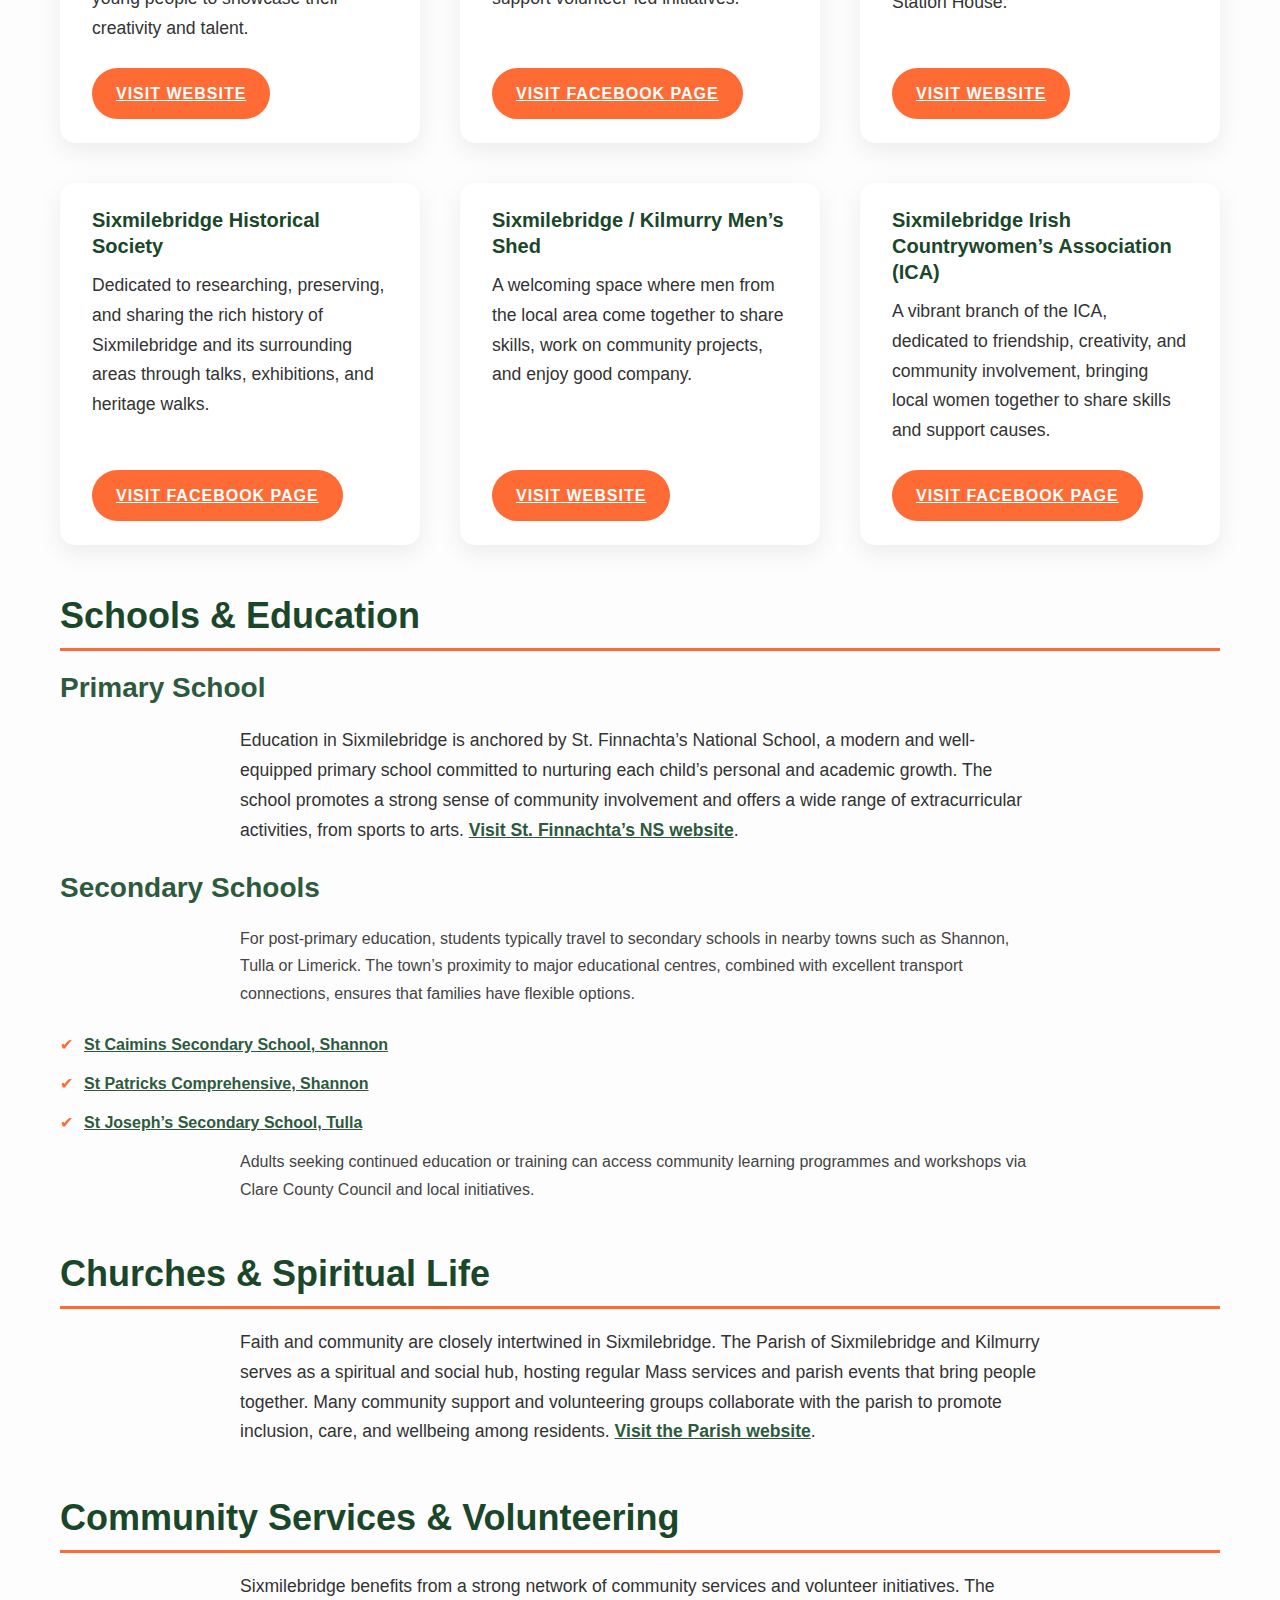
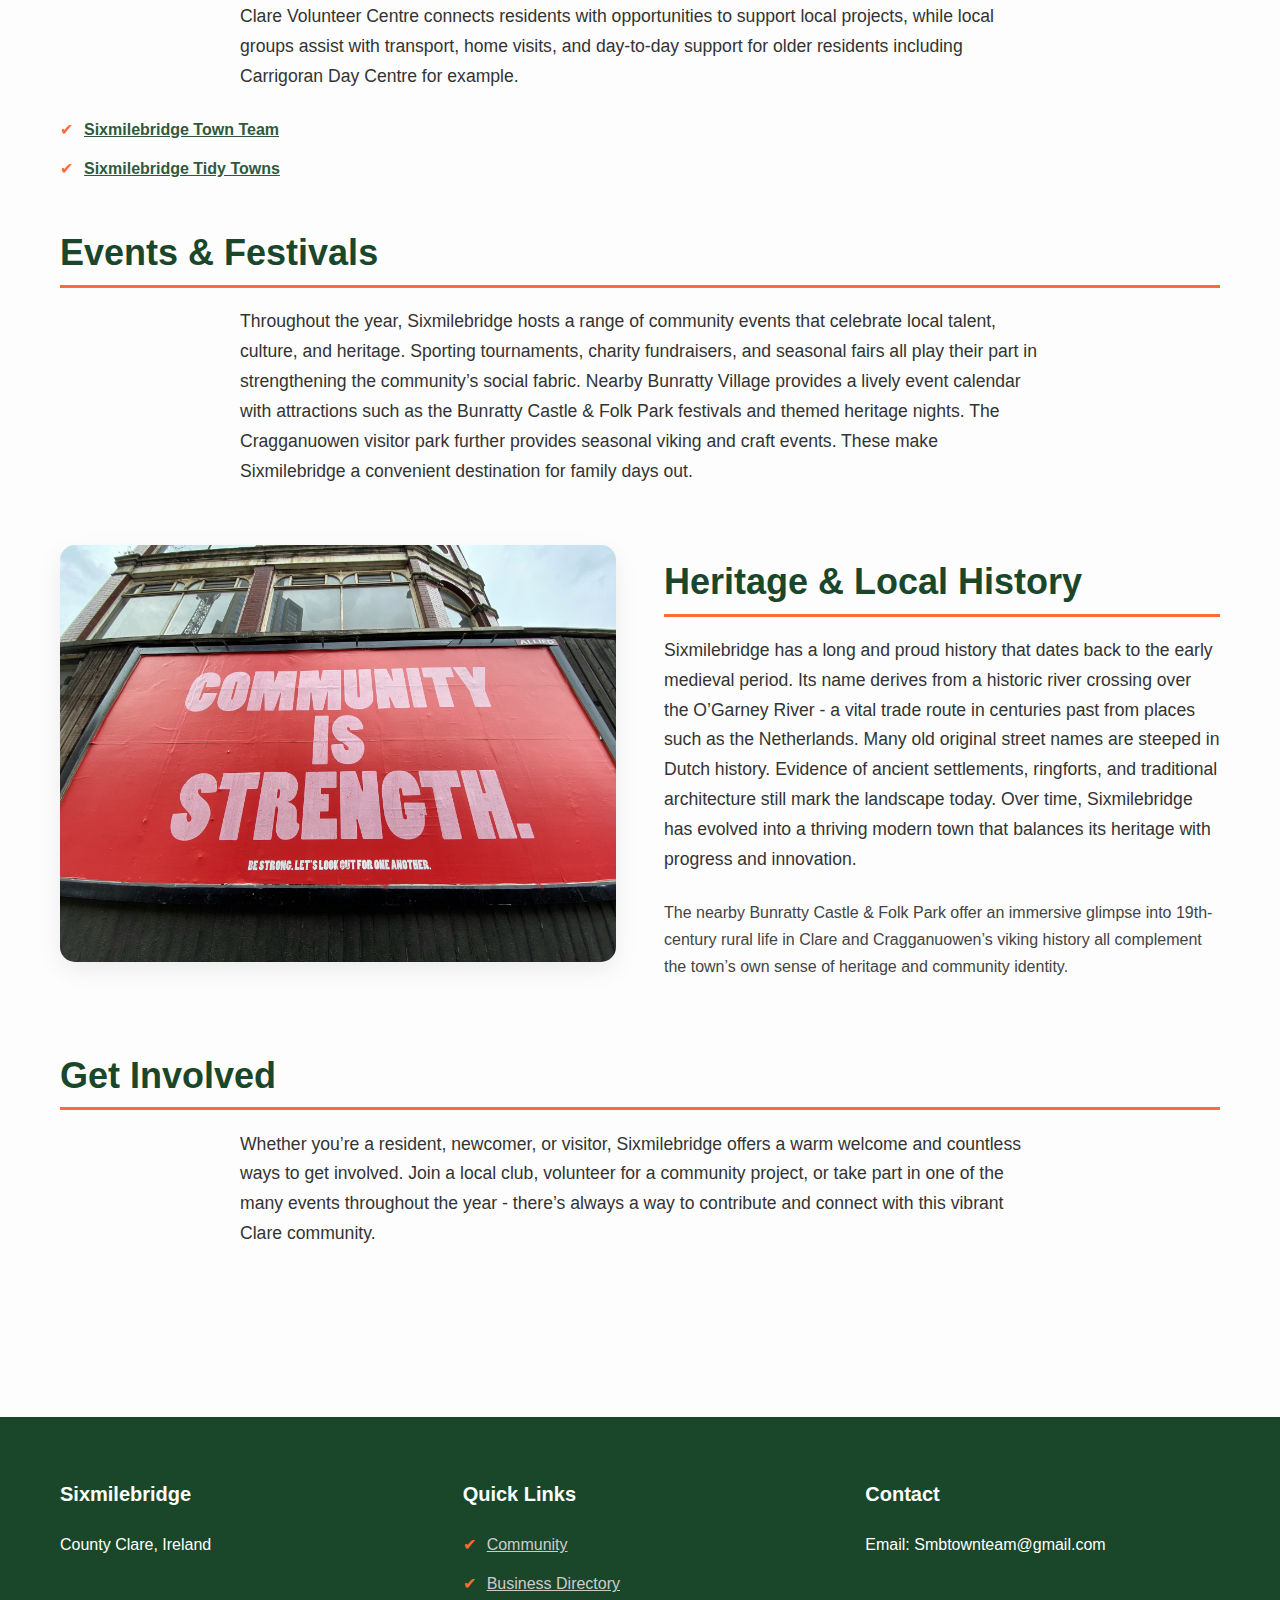
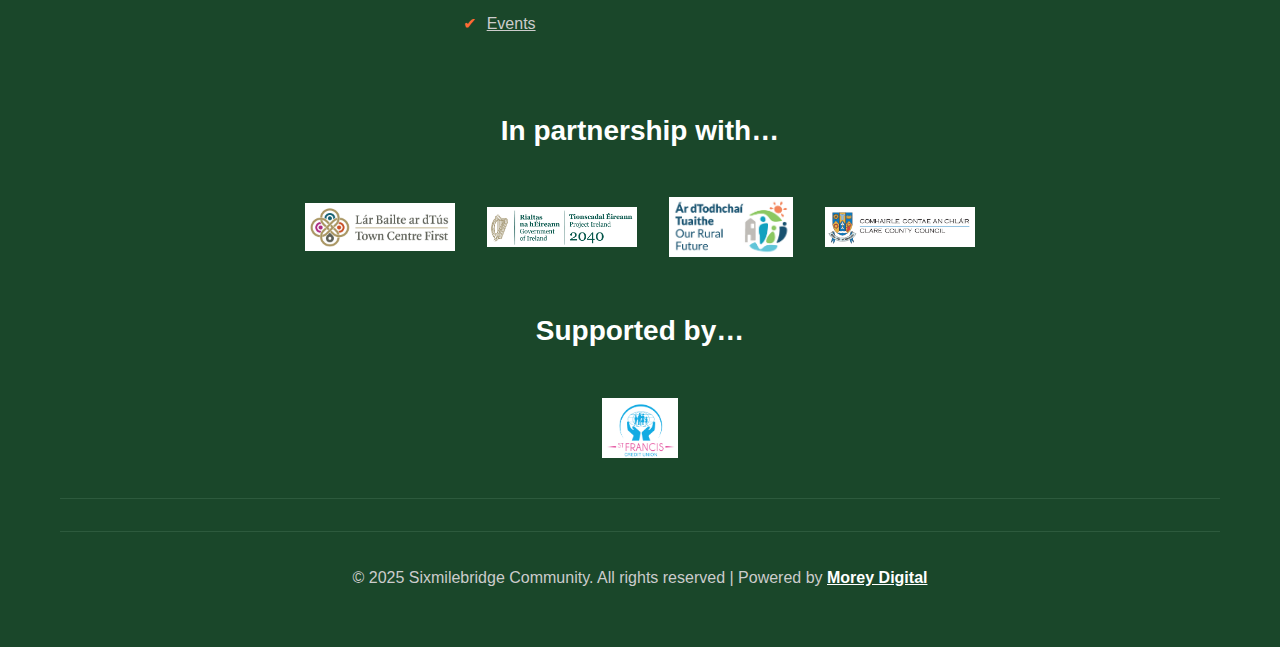
<file: community.html>
<!DOCTYPE html>
<html lang="en-GB">
<head>
    <!-- Favicon and Web App Manifest -->
    <link rel="icon" type="image/png" href="Sixmilebridge Town Team Logo White Text.png">
    <link rel="apple-touch-icon" sizes="180x180" href="Sixmilebridge Town Team Logo White Text.png">
    <link rel="manifest" href="site.webmanifest">
    
    <!-- Security Headers -->
    <meta http-equiv="Content-Security-Policy" content="default-src 'self'; script-src 'self' 'unsafe-inline' https://www.googletagmanager.com; style-src 'self' 'unsafe-inline'; img-src 'self' data: https:; font-src 'self'; connect-src 'self' https://www.google-analytics.com; frame-src 'none'; object-src 'none'; base-uri 'self';">
    <meta http-equiv="X-Content-Type-Options" content="nosniff">
    <meta http-equiv="X-Frame-Options" content="DENY">
    <meta http-equiv="X-XSS-Protection" content="1; mode=block">
    <meta http-equiv="Referrer-Policy" content="strict-origin-when-cross-origin">
    
    <!-- Performance and caching meta tags -->
    <meta http-equiv="X-UA-Compatible" content="IE=edge">
    <meta name="theme-color" content="#1a472a">
    <meta name="msapplication-TileColor" content="#1a472a">
    <meta name="apple-mobile-web-app-capable" content="yes">
    <meta name="apple-mobile-web-app-status-bar-style" content="black-translucent">

    <meta charset="UTF-8">
    <meta name="viewport" content="width=device-width, initial-scale=1.0">
    <meta name="description" content="Discover the vibrant community of Sixmilebridge - from local amenities, schools, clubs and events to nearby attractions like Bunratty Castle and Folk Park and Craggaunowen. Find everything that makes Sixmilebridge a welcoming and connected place to live.">
    <meta name="keywords" content="Sixmilebridge community, County Clare, Ireland, local organisations, community groups, residents, amenities, clubs, schools">
    <meta name="author" content="Sixmilebridge Town Team">
    <meta property="og:title" content="Community – Sixmilebridge Area">
    <meta property="og:description" content="Discover the vibrant community of Sixmilebridge - from local amenities, schools, clubs and events to nearby attractions.">
    <meta property="og:type" content="website">
    <meta property="og:url" content="https://sixmilebridge.ie/community">
    <title>Community – Sixmilebridge Area</title>
    
    <!-- Preconnect to external domains -->
    <link rel="preconnect" href="https://fonts.googleapis.com">
    <link rel="dns-prefetch" href="https://www.google-analytics.com">
    
    <!-- Non-critical CSS loaded asynchronously -->
    <link rel="preload" href="styles.css" as="style" onload="this.onload=null;this.rel='stylesheet'">
    <noscript><link rel="stylesheet" href="styles.css"></noscript>
    
    <link rel="canonical" href="https://sixmilebridge.ie/community">
    <script type="application/ld+json">
    {
        "@context": "https://schema.org",
        "@type": "WebPage",
        "name": "Sixmilebridge Community",
        "description": "Discover the vibrant community of Sixmilebridge - from local amenities, schools, clubs and events to nearby attractions like Bunratty Castle and Folk Park and Craggaunowen. Find everything that makes Sixmilebridge a welcoming and connected place to live.",
        "url": "https://sixmilebridge.ie/community",
        "mainEntity": {
            "@type": "Place",
            "name": "Sixmilebridge",
            "alternateName": "Droichead na Sé Míle",
            "description": "A close-knit community in County Clare, Ireland with strong local organisations and community spirit.",
            "address": {
                "@type": "PostalAddress",
                "addressLocality": "Sixmilebridge",
                "addressRegion": "County Clare",
                "addressCountry": "Ireland"
            }
        }
    }
    </script>
</head>
<body>
    <!-- Skip Links for Accessibility -->
    <a href="#main-content" class="skip-link">Skip to main content</a>
    
    <header role="banner">
        <nav class="navbar" role="navigation" aria-label="Main navigation">
            <div class="nav-container">
                <div class="nav-logo">
                    <a href="index.html"><img src="Sixmilebridge Town Team Logo White Text.png" alt="Sixmilebridge Logo" style="height: 70px;"></a>
                </div>
                <ul class="nav-menu" id="nav-menu">
                    <li class="nav-item">
                        <a href="index.html" class="nav-link">Home</a>
                    </li>
                    <li class="nav-item">
                        <a href="community.html" class="nav-link active">Community</a>
                    </li>
                    <li class="nav-item">
                        <a href="business.html" class="nav-link">Business Directory</a>
                    </li>
                    <li class="nav-item">
                        <a href="events.html" class="nav-link">Events</a>
                    </li>
                </ul>
                <button class="nav-toggle" aria-label="Toggle navigation menu" aria-expanded="false" aria-controls="nav-menu">
                    <span class="bar"></span>
                    <span class="bar"></span>
                    <span class="bar"></span>
                </button>
            </div>
        </nav>
    </header>

    <main role="main" id="main-content">
        <section class="page-hero">
            <div class="container">
                <h1>Our Community</h1>
                <p>Population - 2,832 people</p>
                <p>As per Central Statistics Office records for year 2022.</p>
            </div>
        </section>

        <section class="about-content">
            <div class="container">
                <article class="highlight-content">
                    <div class="highlight-text">
                        <h2>Local Amenities</h2>
                        <p>Sixmilebridge offers a rich blend of local amenities that support both residents and visitors. Within the heart of the town, you will find a pharmacy, a post office, and welcoming cafés such as the Cozy Cottage and Triangle in the Square, alongside family-run retailers such as Gala and Centra that give the town its charm. The town also benefits from strong transport links - including its train station on the Limerick–Galway line, that serves many cities, and regular bus connections to nearby towns of Limerick, Shannon and Ennis, making it an ideal base for commuters. The O’Garney River and the surrounding countryside offer opportunities for walking, cycling, and outdoor relaxation. Sixmilebridge is steeped in the history of an industrial area that has links as far away as the Netherlands.</p>
                        <p>For professionals working remotely, the Sixmilebridge DigiClare Hub provides modern co-working facilities and high-speed broadband. Just a short 10-minute drive away, Bunratty Village serves as a nearby tourism destination with several popular restaurants and pubs, including Jilly & Joe’s Café, The Creamery Bar & Restaurant, Durty Nelly’s, and the famous Bunratty Castle & Folk Park.</p>
                    </div>
                    <div class="highlight-image">
                        <img src="dennis-van-dalen-fuiCJCUM-Yc-unsplash.jpg" alt="A beautiful shot of the Sixmilebridge town square, showcasing local shops and the vibrant community atmosphere.">
                    </div>
                </article>

                <article class="highlight-content">
                    <div class="highlight-text">
                        <h2>Community News</h2>
                        <h3>Supervalu Tidy Towns Competition 2025</h3>
                        <div class="highlight-image">
                            <img src="tidy_towns_award_2025.png" alt="Sixmilebridge wins a silver medal in the Supervalu Tidy Towns Competition 2025.">
                        </div>
                        <p>Great news for Sixmilebridge Community Development Association (SCDA) / Tidy Towns Committee.</p>
                        <p>Sixmilebridge won a silver medal in the annual Supervalu Tidy Towns Competition 2025. The key area the judges praised, were the well maintained flower beds, the well-kept residential areas and the clean approach roads, none of which would have been possible without the hard work of the townspeople who are members of the "SCDA Members" What's App group.</p>
                        <p>For the past five years, the scores for Sixmilebridge Town have been notching up year by year, continuously heading in the right direction!</p>
                        <p>The SCDA/Tidy Towns Committee would like to express their sincere gratitude to the wonderful and fun filled people of the town, in making Sixmilebridge a community that takes pride in its town.</p>
                        <p>Did you know that anyone living or working in the town, over 18 years, who may wish to know when and where common area weeding, planting or clean-ups are happeing, and would be willing to step-up and step-out with other like minded townspeople, to do 20 minutes to an hour volunteering on a spring or summer evening, can send an email to scdatidytowns@gmail.com requesting they be added to the Tidy Towns WhatsApp group.</p>
                        <p>Imagine the wonderful feeling of being part of a commmunity of townspeople that care about the town.</p>
                        <p>Sign up now it's Free information with no obligation!</p>
                        <p><strong>"Your Town Your Space"</strong></p>
                    </div>
                </article>

                <section>
                    <h2>Local Organisations</h2>
                    <h3>Clubs & Societies</h3>
                    <p>Community spirit runs deep in Sixmilebridge, thanks to its wide range of clubs and societies.</p>
                    <div class="organisations-grid">
                        <div class="organisation-card">
                            <div class="organisation-content">
                                <h4>GAA Club</h4>
                                <p>The Sixmilebridge GAA Club, founded in 1904, is central to the town’s sporting identity, fostering generations of hurling excellence and community pride.</p>
                                <a href="https://sixmilebridgegaa.com/" target="_blank" rel="noopener noreferrer" aria-label="Visit the GAA Club website">Visit Website</a>
                            </div>
                        </div>
                        <div class="organisation-card">
                            <div class="organisation-content">
                                <h4>Sixmilebridge Camogie Club</h4>
                                <p>A vibrant club for girls and women of all ages, promoting teamwork, skill-development and community engagement in Sixmilebridge.</p>
                                <a href="https://sixmilebridgegaa.com/" target="_blank" rel="noopener noreferrer" aria-label="Visit the Sixmilebridge Camogie Club website">Visit Website</a>
                            </div>
                        </div>
                        <div class="organisation-card">
                            <div class="organisation-content">
                                <h4>Bridge United AFC</h4>
                                <p>Sixmilebridge’s local soccer club, proudly fostering teamwork, fitness, and community spirit since its foundation.</p>
                                <a href="https://bridgeunitedafc.com/" target="_blank" rel="noopener noreferrer" aria-label="Visit the Bridge United AFC website">Visit Website</a>
                            </div>
                        </div>
                        <div class="organisation-card">
                            <div class="organisation-content">
                                <h4>Sixmilebridge Youth Club/Dramatic Group</h4>
                                <p>A long-standing community group best known for its annual stage production, bringing together local young people to showcase their creativity and talent.</p>
                                <a href="https://smbyouthclub.com/" target="_blank" rel="noopener noreferrer" aria-label="Visit the Sixmilebridge Youth Club website">Visit Website</a>
                            </div>
                        </div>
                        <div class="organisation-card">
                            <div class="organisation-content">
                                <h4>Sixmilebridge and District Community Services</h4>
                                <p>A community facility under new management, operating as a Company Limited by Guarantee to support volunteer-led initiatives.</p>
                                <a href="https://www.facebook.com/bridgecomplex" target="_blank" rel="noopener noreferrer" aria-label="Visit the Sixmilebridge and District Community Services Facebook page">Visit Facebook Page</a>
                            </div>
                        </div>
                        <div class="organisation-card">
                            <div class="organisation-content">
                                <h4>14th Clare Scout Group</h4>
                                <p>Offering young people the opportunity to learn valuable life skills through adventure, teamwork, and outdoor activities from the restored Old Train Station House.</p>
                                <a href="https://14thclarescouts.clubzap.com/" target="_blank" rel="noopener noreferrer" aria-label="Visit the 14th Clare Scout Group website">Visit Website</a>
                            </div>
                        </div>
                        <div class="organisation-card">
                            <div class="organisation-content">
                                <h4>Sixmilebridge Historical Society</h4>
                                <p>Dedicated to researching, preserving, and sharing the rich history of Sixmilebridge and its surrounding areas through talks, exhibitions, and heritage walks.</p>
                                <a href="https://www.facebook.com/sixmilebridgelocalhistory" target="_blank" rel="noopener noreferrer" aria-label="Visit the Sixmilebridge Historical Society Facebook page">Visit Facebook Page</a>
                            </div>
                        </div>
                        <div class="organisation-card">
                            <div class="organisation-content">
                                <h4>Sixmilebridge / Kilmurry Men’s Shed</h4>
                                <p>A welcoming space where men from the local area come together to share skills, work on community projects, and enjoy good company.</p>
                                <a href="https://menssheds.ie/sheds/sixmilebridge-kilmurry-mens-shed" target="_blank" rel="noopener noreferrer" aria-label="Visit the Sixmilebridge / Kilmurry Men’s Shed website">Visit Website</a>
                            </div>
                        </div>
                        <div class="organisation-card">
                            <div class="organisation-content">
                                <h4>Sixmilebridge Irish Countrywomen’s Association (ICA)</h4>
                                <p>A vibrant branch of the ICA, dedicated to friendship, creativity, and community involvement, bringing local women together to share skills and support causes.</p>
                                <a href="https://www.facebook.com/sixmilebridgeica/" target="_blank" rel="noopener noreferrer" aria-label="Visit the Sixmilebridge ICA Facebook page">Visit Facebook Page</a>
                            </div>
                        </div>
                    </div>
                </section>

                <section>
                    <h2>Schools & Education</h2>
                    <h3>Primary School</h3>
                    <p>Education in Sixmilebridge is anchored by St. Finnachta’s National School, a modern and well-equipped primary school committed to nurturing each child’s personal and academic growth. The school promotes a strong sense of community involvement and offers a wide range of extracurricular activities, from sports to arts. <a href="http://www.sixmilebridgens.ie" target="_blank" rel="noopener noreferrer">Visit St. Finnachta’s NS website</a>.</p>
                    
                    <h3>Secondary Schools</h3>
                    <p>For post-primary education, students typically travel to secondary schools in nearby towns such as Shannon, Tulla or Limerick. The town’s proximity to major educational centres, combined with excellent transport connections, ensures that families have flexible options.</p>
                    <ul>
                        <li><a href="https://www.saintcaimins.ie/" target="_blank" rel="noopener noreferrer">St Caimins Secondary School, Shannon</a></li>
                        <li><a href="https://www.stpatrickscomprehensive.ie/" target="_blank" rel="noopener noreferrer">St Patricks Comprehensive, Shannon</a></li>
                        <li><a href="https://www.sjt.ie/" target="_blank" rel="noopener noreferrer">St Joseph’s Secondary School, Tulla</a></li>
                    </ul>
                    <p>Adults seeking continued education or training can access community learning programmes and workshops via Clare County Council and local initiatives.</p>
                </section>

                <section>
                    <h2>Churches & Spiritual Life</h2>
                    <p>Faith and community are closely intertwined in Sixmilebridge. The Parish of Sixmilebridge and Kilmurry serves as a spiritual and social hub, hosting regular Mass services and parish events that bring people together. Many community support and volunteering groups collaborate with the parish to promote inclusion, care, and wellbeing among residents. <a href="https://www.sixmilebridgeparish.ie/" target="_blank" rel="noopener noreferrer">Visit the Parish website</a>.</p>
                </section>

                <section>
                    <h2>Community Services & Volunteering</h2>
                    <p>Sixmilebridge benefits from a strong network of community services and volunteer initiatives. The Clare Volunteer Centre connects residents with opportunities to support local projects, while local groups assist with transport, home visits, and day-to-day support for older residents including Carrigoran Day Centre for example.</p>
                    <ul>
                        <li><a href="https://www.clarecoco.ie/services/towns/town-centre-first/sixmilebridge" target="_blank" rel="noopener noreferrer">Sixmilebridge Town Team</a></li>
                        <li><a href="https://www.facebook.com/sixmilebridge.tidytowns/" target="_blank" rel="noopener noreferrer">Sixmilebridge Tidy Towns</a></li>
                    </ul>
                </section>

                <section>
                    <h2>Events & Festivals</h2>
                    <p>Throughout the year, Sixmilebridge hosts a range of community events that celebrate local talent, culture, and heritage. Sporting tournaments, charity fundraisers, and seasonal fairs all play their part in strengthening the community’s social fabric. Nearby Bunratty Village provides a lively event calendar with attractions such as the Bunratty Castle & Folk Park festivals and themed heritage nights. The Cragganuowen visitor park further provides seasonal viking and craft events. These make Sixmilebridge a convenient destination for family days out.</p>
                </section>

                <section class="highlight-content">
                    <div class="highlight-image">
                        <img src="john-cameron--_5IRj1F2rY-unsplash.jpg" alt="A historic stone bridge in Sixmilebridge, symbolizing the town's rich history and connection to the past.">
                    </div>
                    <div class="highlight-text">
                        <h2>Heritage & Local History</h2>
                        <p>Sixmilebridge has a long and proud history that dates back to the early medieval period. Its name derives from a historic river crossing over the O’Garney River - a vital trade route in centuries past from places such as the Netherlands. Many old original street names are steeped in Dutch history. Evidence of ancient settlements, ringforts, and traditional architecture still mark the landscape today. Over time, Sixmilebridge has evolved into a thriving modern town that balances its heritage with progress and innovation.</p>
                        <p>The nearby Bunratty Castle & Folk Park offer an immersive glimpse into 19th-century rural life in Clare and Cragganuowen’s viking history all complement the town’s own sense of heritage and community identity.</p>
                    </div>
                </section>

                <section>
                    <h2>Get Involved</h2>
                    <p>Whether you’re a resident, newcomer, or visitor, Sixmilebridge offers a warm welcome and countless ways to get involved. Join a local club, volunteer for a community project, or take part in one of the many events throughout the year - there’s always a way to contribute and connect with this vibrant Clare community.</p>
                </section>
            </div>
        </section>
    </main>

    <footer role="contentinfo">
        <div class="container">
            <div class="footer-content">
                <div class="footer-section">
                    <h3>Sixmilebridge</h3>
                    <p>County Clare, Ireland</p>
                </div>
                <div class="footer-section">
                    <h3>Quick Links</h3>
                    <ul>
                        <li><a href="community.html">Community</a></li>
                        <li><a href="business.html">Business Directory</a></li>
                        <li><a href="events.html">Events</a></li>
                    </ul>
                </div>
                <div class="footer-section">
                    <h3>Contact</h3>
                    <p>Email: Smbtownteam@gmail.com</p>
                </div>
            </div>
            <div class="footer-logos">
                <h3>In partnership with…</h3>
                <a href="https://towncentrefirst.ie/" target="_blank" rel="noopener"><img src="Town Centre First Logo.jpg" alt="Town Centre First Logo"></a>
                <a href="https://www.gov.ie/en/department-of-public-expenditure-infrastructure-public-service-reform-and-digitalisation/policy-information/project-ireland-2040/" target="_blank" rel="noopener"><img src="Project Ireland 2040 Logo.jpg" alt="Project Ireland 2040 Logo"></a>
                <a href="https://www.gov.ie/en/department-of-rural-and-community-development-and-the-gaeltacht/campaigns/our-rural-future/" target="_blank" rel="noopener"><img src="Our Rural Future Logo.jpg" alt="Our Rural Future Logo"></a>
                <a href="https://clarecoco.ie/" target="_blank" rel="noopener"><img src="Clare County Council Logo.jpg" alt="Clare County Council Logo"></a>
                <h3>Supported by…</h3>
                <a href="https://www.stfranciscu.ie/" target="_blank" rel="noopener"><img src="SFCU Logo Large.PNG" alt="St Francis Credit Union Logo"></a>
            </div>
            <div class="footer-bottom">
                <p>&copy; 2025 Sixmilebridge Community. All rights reserved | Powered by <a href="https://moreydigital.ie" target="_blank" rel="noopener" style="color: #ffffff; text-decoration: underline;">Morey Digital</a></p>
            </div>
        </div>
    </footer>

    <script>
        const navToggle = document.querySelector('.nav-toggle');
        const navMenu = document.querySelector('.nav-menu');

        function toggleNavigation() {
            const isExpanded = navToggle.getAttribute('aria-expanded') === 'true';
            navToggle.setAttribute('aria-expanded', !isExpanded);
            navMenu.classList.toggle('active');
        }

        navToggle.addEventListener('click', toggleNavigation);
        
        // Handle keyboard navigation
        navToggle.addEventListener('keydown', (e) => {
            if (e.key === 'Enter' || e.key === ' ') {
                e.preventDefault();
                toggleNavigation();
            }
        });

        // Close menu when clicking outside or pressing Escape
        document.addEventListener('keydown', (e) => {
            if (e.key === 'Escape' && navMenu.classList.contains('active')) {
                toggleNavigation();
                navToggle.focus();
            }
        });
    </script>
</body>
</html>
</file>
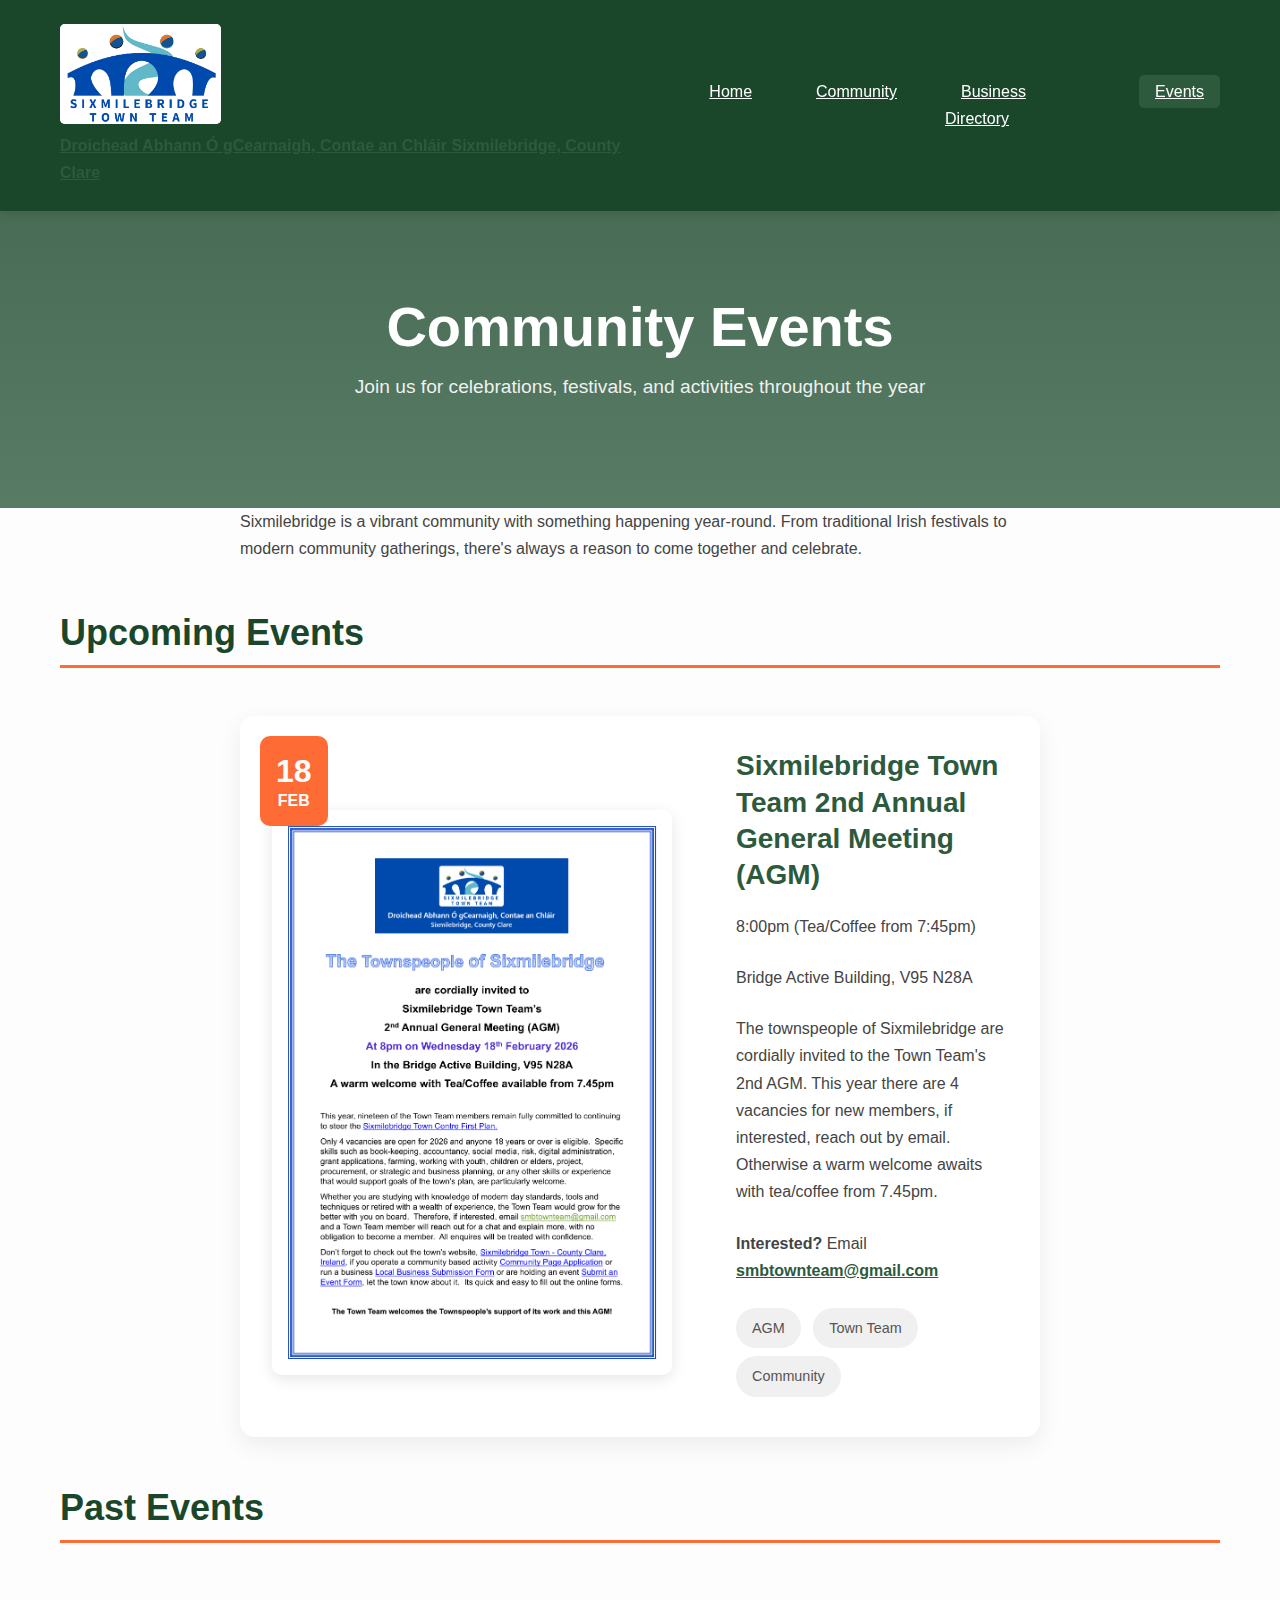
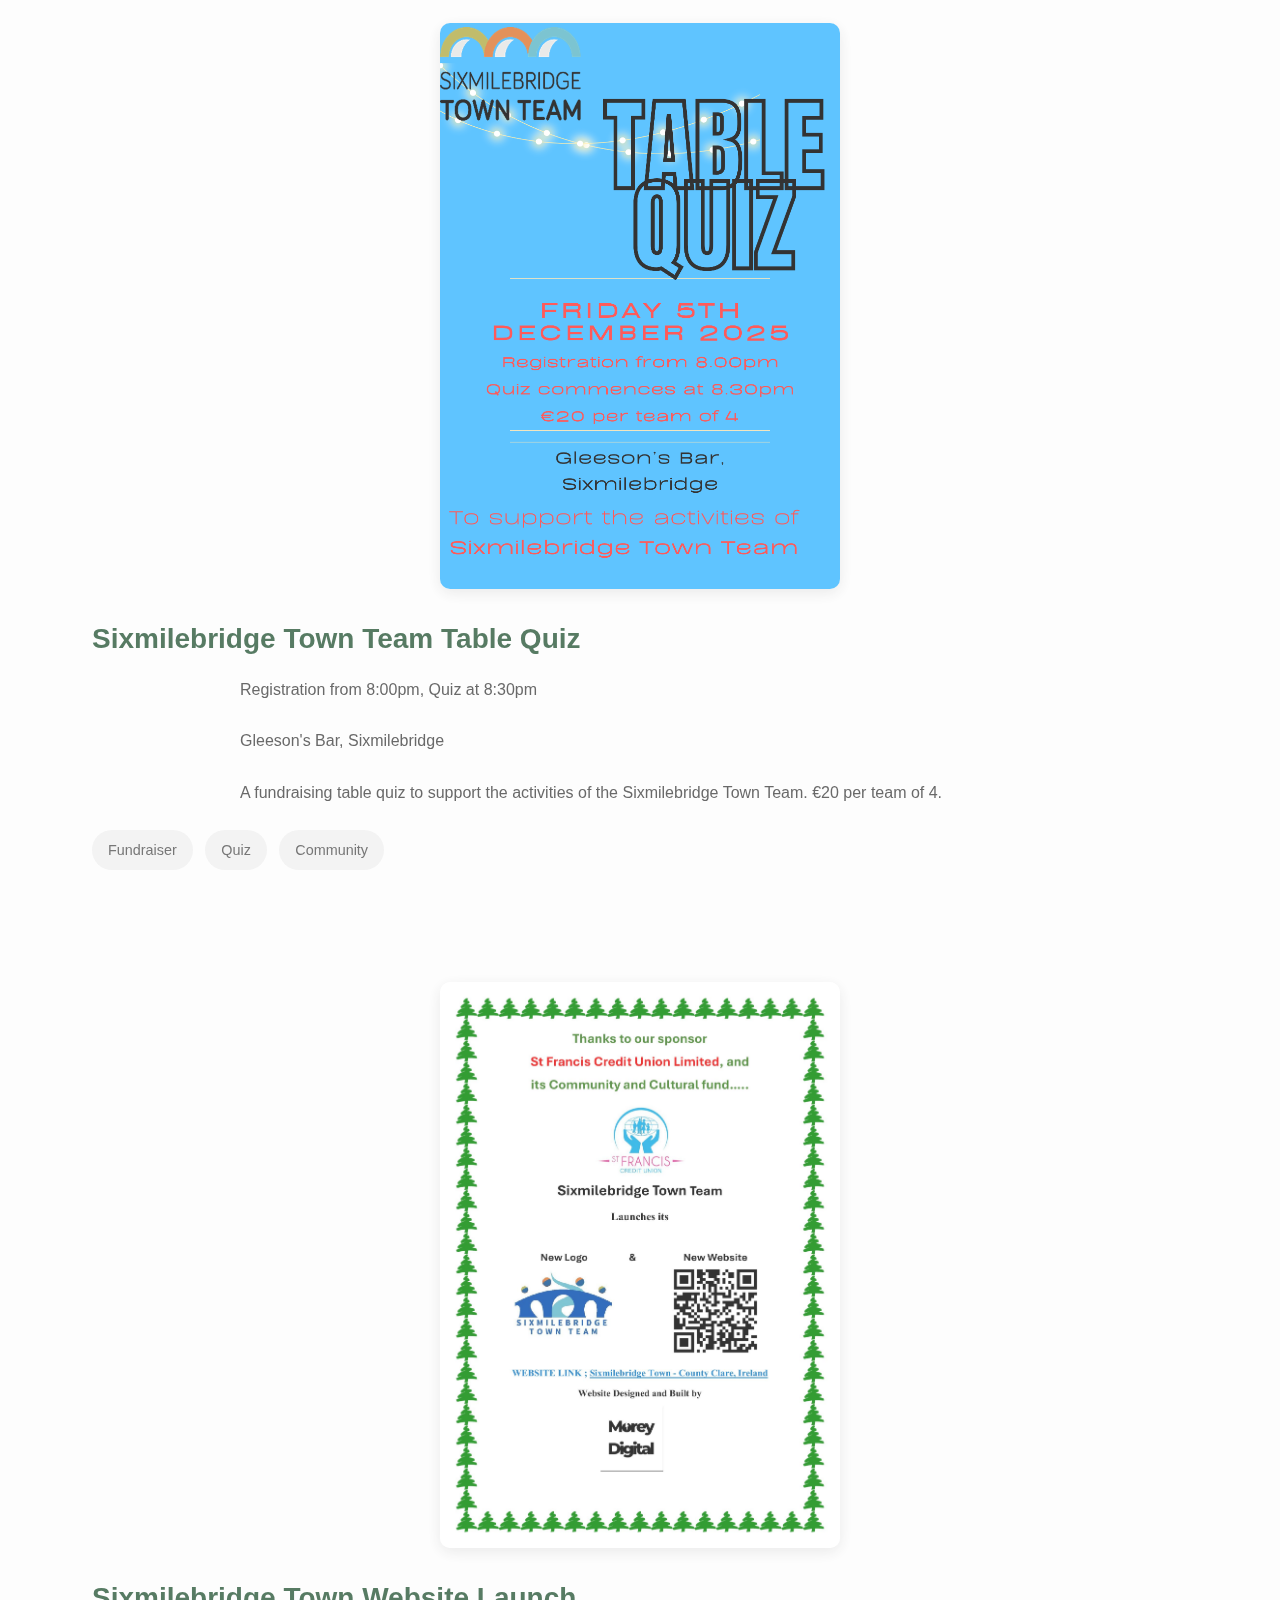
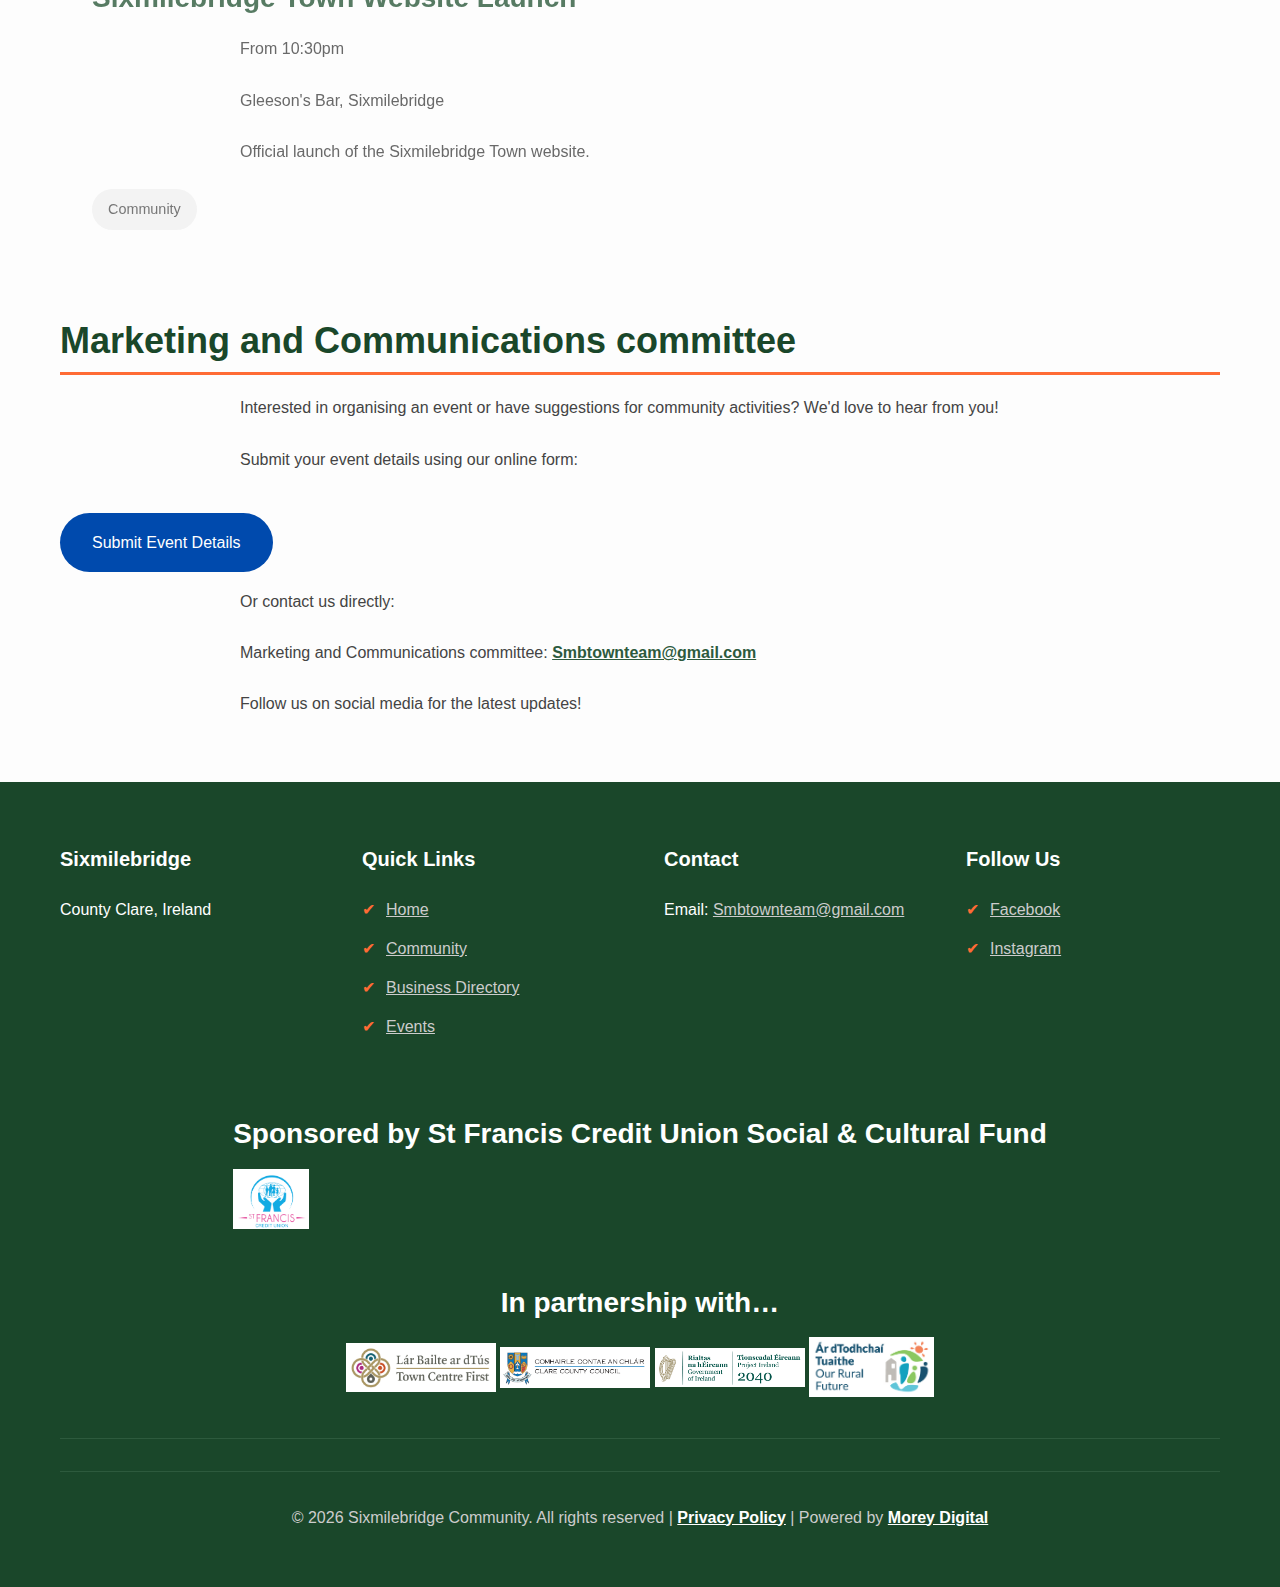
<file: events.html>
<!DOCTYPE html>
<html lang="en">
<head>
    <!-- Google tag (gtag.js) -->
    <script async src="https://www.googletagmanager.com/gtag/js?id=G-C1268GXKK1"></script>
    <script>
      window.dataLayer = window.dataLayer || [];
      function gtag(){dataLayer.push(arguments);}
      gtag('js', new Date());

      gtag('config', 'G-C1268GXKK1');
    </script>

    <!-- Favicon and Web App Manifest -->
    <link rel="icon" type="image/jpeg" href="Logo Modified.jpg">
    <link rel="apple-touch-icon" sizes="180x180" href="Logo Modified.jpg">
    <link rel="manifest" href="site.webmanifest">
    
    <!-- Security Headers -->
    <meta http-equiv="Content-Security-Policy" content="default-src 'self'; script-src 'self' 'unsafe-inline' https://www.googletagmanager.com https://unpkg.com; style-src 'self' 'unsafe-inline' https://unpkg.com; img-src 'self' data: https:; font-src 'self'; connect-src 'self' https://www.google-analytics.com; frame-src 'none'; object-src 'none'; base-uri 'self';">
    <meta http-equiv="X-Content-Type-Options" content="nosniff">
    <meta http-equiv="X-Frame-Options" content="DENY">
    <meta http-equiv="X-XSS-Protection" content="1; mode=block">
    <meta http-equiv="Referrer-Policy" content="strict-origin-when-cross-origin">
    
    <!-- Performance and caching meta tags -->
    <meta http-equiv="X-UA-Compatible" content="IE=edge">
    <meta name="theme-color" content="#1a472a">
    <meta name="msapplication-TileColor" content="#1a472a">
    <meta name="apple-mobile-web-app-capable" content="yes">
    <meta name="apple-mobile-web-app-status-bar-style" content="black-translucent">

    <meta charset="UTF-8">
    <meta name="viewport" content="width=device-width, initial-scale=1.0">
    <meta name="description" content="Discover upcoming events in Sixmilebridge, County Clare. Community festivals, sports events, cultural activities, and local celebrations.">
    <meta name="keywords" content="Sixmilebridge events, County Clare events, Irish festivals, community activities, local events">
    <meta name="author" content="Sixmilebridge Community">
    <meta property="og:title" content="Events in Sixmilebridge - Community Activities & Festivals">
    <meta property="og:description" content="Join us for exciting events and activities in Sixmilebridge, County Clare, Ireland.">
    <meta property="og:type" content="website">
    <meta property="og:url" content="https://sixmilebridge.ie/events">
    <title>Events in Sixmilebridge - Community Activities & Festivals</title>
    
    <!-- Preconnect to external domains -->
    <link rel="preconnect" href="https://fonts.googleapis.com">
    <link rel="dns-prefetch" href="https://www.google-analytics.com">
    
    <!-- Non-critical CSS loaded asynchronously -->
    <link rel="preload" href="styles.css" as="style" onload="this.onload=null;this.rel='stylesheet'">
    <noscript><link rel="stylesheet" href="styles.css"></noscript>
    
    <link rel="canonical" href="https://sixmilebridge.ie/events">
    <script type="application/ld+json">
    {
        "@context": "https://schema.org",
        "@type": "EventSchedule",
        "name": "Sixmilebridge Community Events",
        "description": "Upcoming events, festivals, and community activities in Sixmilebridge, County Clare, Ireland.",
        "url": "https://sixmilebridge.ie/events",
        "location": {
            "@type": "Place",
            "name": "Sixmilebridge",
            "address": {
                "@type": "PostalAddress",
                "addressLocality": "Sixmilebridge",
                "addressRegion": "County Clare",
                "addressCountry": "Ireland"
            }
        }
    }
    </script>
    
    <!-- Enhanced Event Structured Data -->
    <script type="application/ld+json">
    {
        "@context": "https://schema.org",
        "@type": "Event",
        "name": "Sixmilebridge Town Team Table Quiz",
        "description": "A fundraising table quiz to support the activities of the Sixmilebridge Town Team.",
        "startDate": "2025-12-05T20:30:00+00:00",
        "endDate": "2025-12-05T23:00:00+00:00",
        "eventStatus": "https://schema.org/EventScheduled",
        "eventAttendanceMode": "https://schema.org/OfflineEventAttendanceMode",
        "location": {
            "@type": "Place",
            "name": "Gleeson's Bar",
            "address": {
                "@type": "PostalAddress",
                "streetAddress": "Main Street",
                "addressLocality": "Sixmilebridge",
                "addressRegion": "County Clare",
                "addressCountry": "Ireland"
            }
        },
        "organizer": {
            "@type": "Organization",
            "name": "Sixmilebridge Town Team",
            "email": "Smbtownteam@gmail.com"
        },
        "offers": {
            "@type": "Offer",
            "price": "20",
            "priceCurrency": "EUR",
            "description": "Price per team of 4"
        },
        "image": "https://sixmilebridge.ie/Copy of Bold Creative Quiz Night Poster.png"
    }
    </script>
</head>
<body>
    <!-- Skip Links for Accessibility -->
    <a href="#main-content" class="skip-link">Skip to main content</a>
    
    <header role="banner">
        <nav class="navbar" role="navigation" aria-label="Main navigation">
            <div class="nav-container">
                <div class="nav-logo">
                    <a href="index.html" class="logo-link">
                        <img src="Logo Modified.jpg" alt="Sixmilebridge Logo" class="site-logo">
                        <div class="logo-text-container">
                            <span class="logo-title">Droichead Abhann Ó gCearnaigh, Contae an Chláir</span>
                            <span class="logo-subtitle">Sixmilebridge, County Clare</span>
                        </div>
                    </a>
                </div>
                <ul class="nav-menu" id="nav-menu">
                    <li class="nav-item">
                        <a href="index.html" class="nav-link">Home</a>
                    </li>
                    <li class="nav-item">
                        <a href="community.html" class="nav-link">Community</a>
                    </li>
                    <li class="nav-item">
                        <a href="business.html" class="nav-link">Business Directory</a>
                    </li>
                    <li class="nav-item">
                        <a href="events.html" class="nav-link active">Events</a>
                    </li>
                </ul>
                <button class="nav-toggle" aria-label="Toggle navigation menu" aria-expanded="false" aria-controls="nav-menu">
                    <span class="bar"></span>
                    <span class="bar"></span>
                    <span class="bar"></span>
                </button>
            </div>
        </nav>
    </header>

    <main role="main" id="main-content">
        <section class="page-hero">
            <div class="container">
                <h1>Community Events</h1>
                <p>Join us for celebrations, festivals, and activities throughout the year</p>
            </div>
        </section>

        <section class="events-content">
            <div class="container">
                <div class="events-intro">
                    <p>Sixmilebridge is a vibrant community with something happening year-round. From traditional Irish festivals to modern community gatherings, there's always a reason to come together and celebrate.</p>
                </div>

                <div class="upcoming-events">
                    <h2>Upcoming Events</h2>
                    <div class="events-grid">
                        <div class="event-card featured">
                            <div class="event-image-container">
                                <img src="SMB_Town_Team_AGM_Event_page_1.png" alt="Sixmilebridge Town Team AGM Poster" loading="lazy">
                            </div>
                            <div class="event-date">
                                <span class="day">18</span>
                                <span class="month">Feb</span>
                            </div>
                            <div class="event-content">
                                <h3>Sixmilebridge Town Team 2nd Annual General Meeting (AGM)</h3>
                                <p class="event-time">8:00pm (Tea/Coffee from 7:45pm)</p>
                                <p class="event-location">Bridge Active Building, V95 N28A</p>
                                <p>The townspeople of Sixmilebridge are cordially invited to the Town Team's 2nd AGM. This year there are 4 vacancies for new members, if interested, reach out by email. Otherwise a warm welcome awaits with tea/coffee from 7.45pm.</p>
                                <p style="margin-top: 0.5rem;"><strong>Interested?</strong> Email <a href="mailto:smbtownteam@gmail.com">smbtownteam@gmail.com</a></p>
                                <div class="event-tags">
                                    <span class="tag">AGM</span>
                                    <span class="tag">Town Team</span>
                                    <span class="tag">Community</span>
                                </div>
                            </div>
                        </div>
                    </div>
                </div>

                <div class="past-events" style="margin-top: 3rem;">
                    <h2>Past Events</h2>
                    <div class="events-grid">
                        <div class="event-card" style="opacity: 0.8;">
                            <div class="event-image-container">
                                <img src="Copy of Bold Creative Quiz Night Poster.png" alt="Table Quiz Poster" loading="lazy">
                            </div>
                            <div class="event-date">
                                <span class="day">05</span>
                                <span class="month">Dec</span>
                            </div>
                            <div class="event-content">
                                <h3>Sixmilebridge Town Team Table Quiz</h3>
                                <p class="event-time">Registration from 8:00pm, Quiz at 8:30pm</p>
                                <p class="event-location">Gleeson's Bar, Sixmilebridge</p>
                                <p>A fundraising table quiz to support the activities of the Sixmilebridge Town Team. €20 per team of 4.</p>
                                <div class="event-tags">
                                    <span class="tag">Fundraiser</span>
                                    <span class="tag">Quiz</span>
                                    <span class="tag">Community</span>
                                </div>
                            </div>
                        </div>

                        <div class="event-card" style="opacity: 0.8;">
                            <div class="event-image-container">
                                <img src="STT_Logo_Website_Launch.jpg" alt="Website Launch Poster" loading="lazy">
                            </div>
                            <div class="event-date">
                                <span class="day">05</span>
                                <span class="month">Dec</span>
                            </div>
                            <div class="event-content">
                                <h3>Sixmilebridge Town Website Launch</h3>
                                <p class="event-time">From 10:30pm</p>
                                <p class="event-location">Gleeson's Bar, Sixmilebridge</p>
                                <p>Official launch of the Sixmilebridge Town website.</p>
                                <div class="event-tags">
                                    <span class="tag">Community</span>
                                </div>
                            </div>
                        </div>

                    </div>
                </div>

                


                <div class="event-contact">
                    <h2>Marketing and Communications committee</h2>
                    <p>Interested in organising an event or have suggestions for community activities? We'd love to hear from you!</p>
                    <div class="contact-info">
                        <p>Submit your event details using our online form:</p>
                        <a href="https://forms.gle/3YFG3SeB72uZ6HYi9" target="_blank" rel="noopener noreferrer" style="display: inline-block; background-color: #004aad; color: #fff; padding: 1rem 2rem; text-decoration: none; border-radius: 50px; font-weight: 500; margin: 1rem 0; transition: background-color 0.3s;">Submit Event Details</a>
                        <p>Or contact us directly:</p>
                        <p>Marketing and Communications committee: <a href="mailto:Smbtownteam@gmail.com">Smbtownteam@gmail.com</a></p>
                        <p>Follow us on social media for the latest updates!</p>
                    </div>
                </div>
            </div>
        </section>
    </main>

 <footer role="contentinfo">
    <div class="container">
        <div class="footer-content">
            <div class="footer-section">
                <h3>Sixmilebridge</h3>
                <p>County Clare, Ireland</p>
            </div>
            <div class="footer-section">
                <h3>Quick Links</h3>
                <ul>
                    <li><a href="index.html">Home</a></li>
                    <li><a href="community.html">Community</a></li>
                    <li><a href="business.html">Business Directory</a></li>
                    <li><a href="events.html">Events</a></li>
                </ul>
            </div>
            <div class="footer-section">
                <h3>Contact</h3>
                <p>Email: <a href="mailto:Smbtownteam@gmail.com">Smbtownteam@gmail.com</a></p>
            </div>
            <div class="footer-section">
                <h3>Follow Us</h3>
                <ul class="social-links">
                    <li><a href="https://www.facebook.com/SmbTownTeam?mibextid=wwXIfr&rdid=1njB9gFw5XbZHnC8&share_url=https%3A%2F%2Fwww.facebook.com%2Fshare%2F1Bu4wHQNWd%2F%3Fmibextid%3DwwXIfr#" target="_blank" rel="noopener noreferrer" >Facebook</a></li>
                    <li><a href="https://www.instagram.com/sixmilebridgetownteam?igsh=YnVyamw0eXoweTR3" target="_blank" rel="noopener noreferrer">Instagram</a></li>
                </ul>
            </div>
        </div>
        <div class="footer-logos">
                <div class="footer-sponsor">
                    <h3>Sponsored by St Francis Credit Union Social & Cultural Fund</h3>
                    <a href="https://www.stfranciscu.ie/" target="_blank" rel="noopener"><img src="SFCU Logo Large.PNG" alt="St Francis Credit Union Logo" class="sponsor-logo"></a>
                </div>
                <div class="footer-partners">
                    <h3>In partnership with…</h3>
                    <div class="partners-grid">
                        <a href="https://towncentrefirst.ie/" target="_blank" rel="noopener"><img src="Town Centre First Logo.jpg" alt="Town Centre First Logo"></a>
                        <a href="https://clarecoco.ie/" target="_blank" rel="noopener"><img src="Clare County Council Logo.jpg" alt="Clare County Council Logo"></a>
                        <a href="https://www.gov.ie/en/department-of-public-expenditure-infrastructure-public-service-reform-and-digitalisation/publications/national-development-plan-review-2025/" target="_blank" rel="noopener"><img src="Project Ireland 2040 Logo.jpg" alt="Project Ireland 2040 Logo"></a>
                        <a href="https://www.gov.ie/en/department-of-rural-and-community-development-and-the-gaeltacht/campaigns/our-rural-future/" target="_blank" rel="noopener"><img src="Our Rural Future Logo.jpg" alt="Our Rural Future Logo"></a>
                    </div>
                </div>
            </div>
        <div class="footer-bottom">
            <p>&copy; <span id="current-year"></span> Sixmilebridge Community. All rights reserved | <a href="privacy.html" style="color: #ffffff; text-decoration: underline;">Privacy Policy</a> | Powered by <a href="https://moreydigital.ie" target="_blank" rel="noopener" style="color: #ffffff; text-decoration: underline;">Morey Digital</a></p>
        </div>
    </div>

</footer>
    <script>
        const navToggle = document.querySelector('.nav-toggle');
        const navMenu = document.querySelector('.nav-menu');

        function toggleNavigation() {
            const isExpanded = navToggle.getAttribute('aria-expanded') === 'true';
            navToggle.setAttribute('aria-expanded', !isExpanded);
            navMenu.classList.toggle('active');
        }

        navToggle.addEventListener('click', toggleNavigation);
        
        // Handle keyboard navigation
        navToggle.addEventListener('keydown', (e) => {
            if (e.key === 'Enter' || e.key === ' ') {
                e.preventDefault();
                toggleNavigation();
            }
        });

        // Close menu when clicking outside or pressing Escape
        document.addEventListener('keydown', (e) => {
            if (e.key === 'Escape' && navMenu.classList.contains('active')) {
                toggleNavigation();
                navToggle.focus();
            }
        });

        // Set current year in footer
        document.getElementById('current-year').textContent = new Date().getFullYear();
    </script>
</body>
</html>
</file>
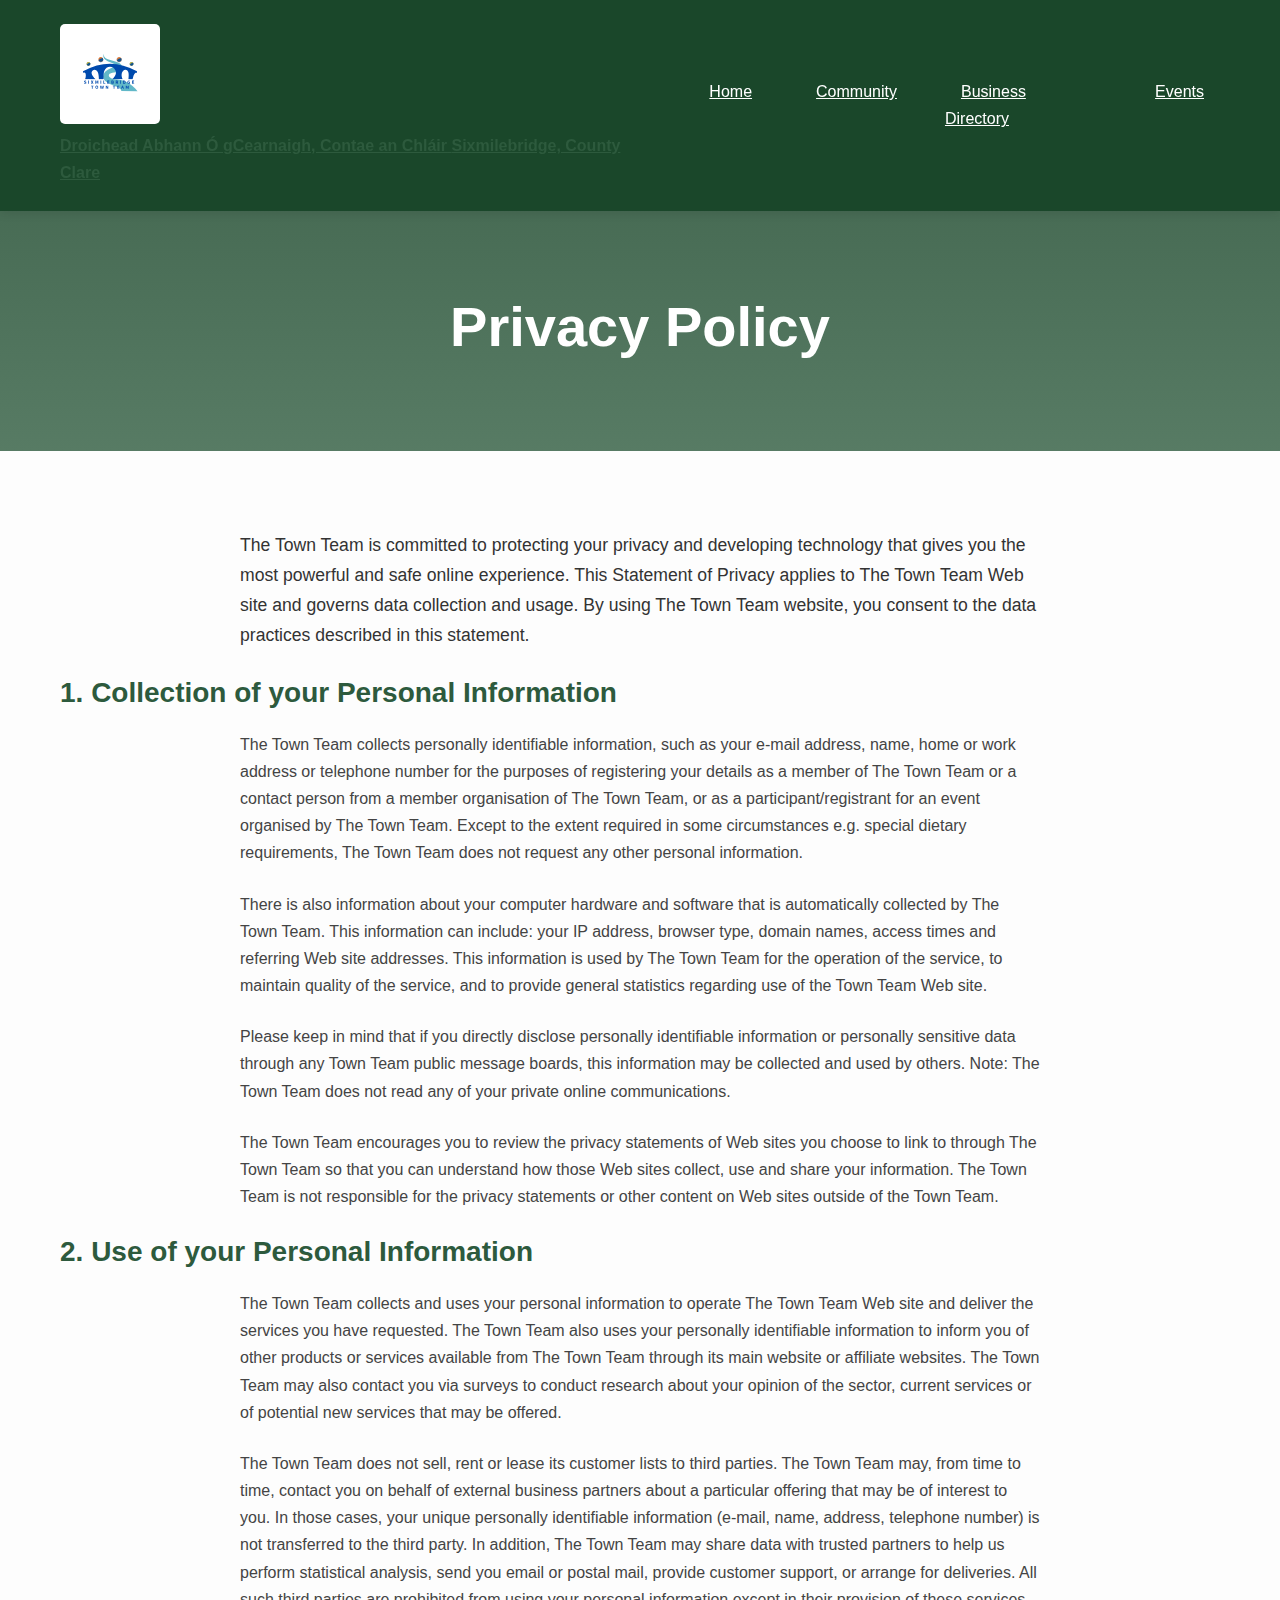
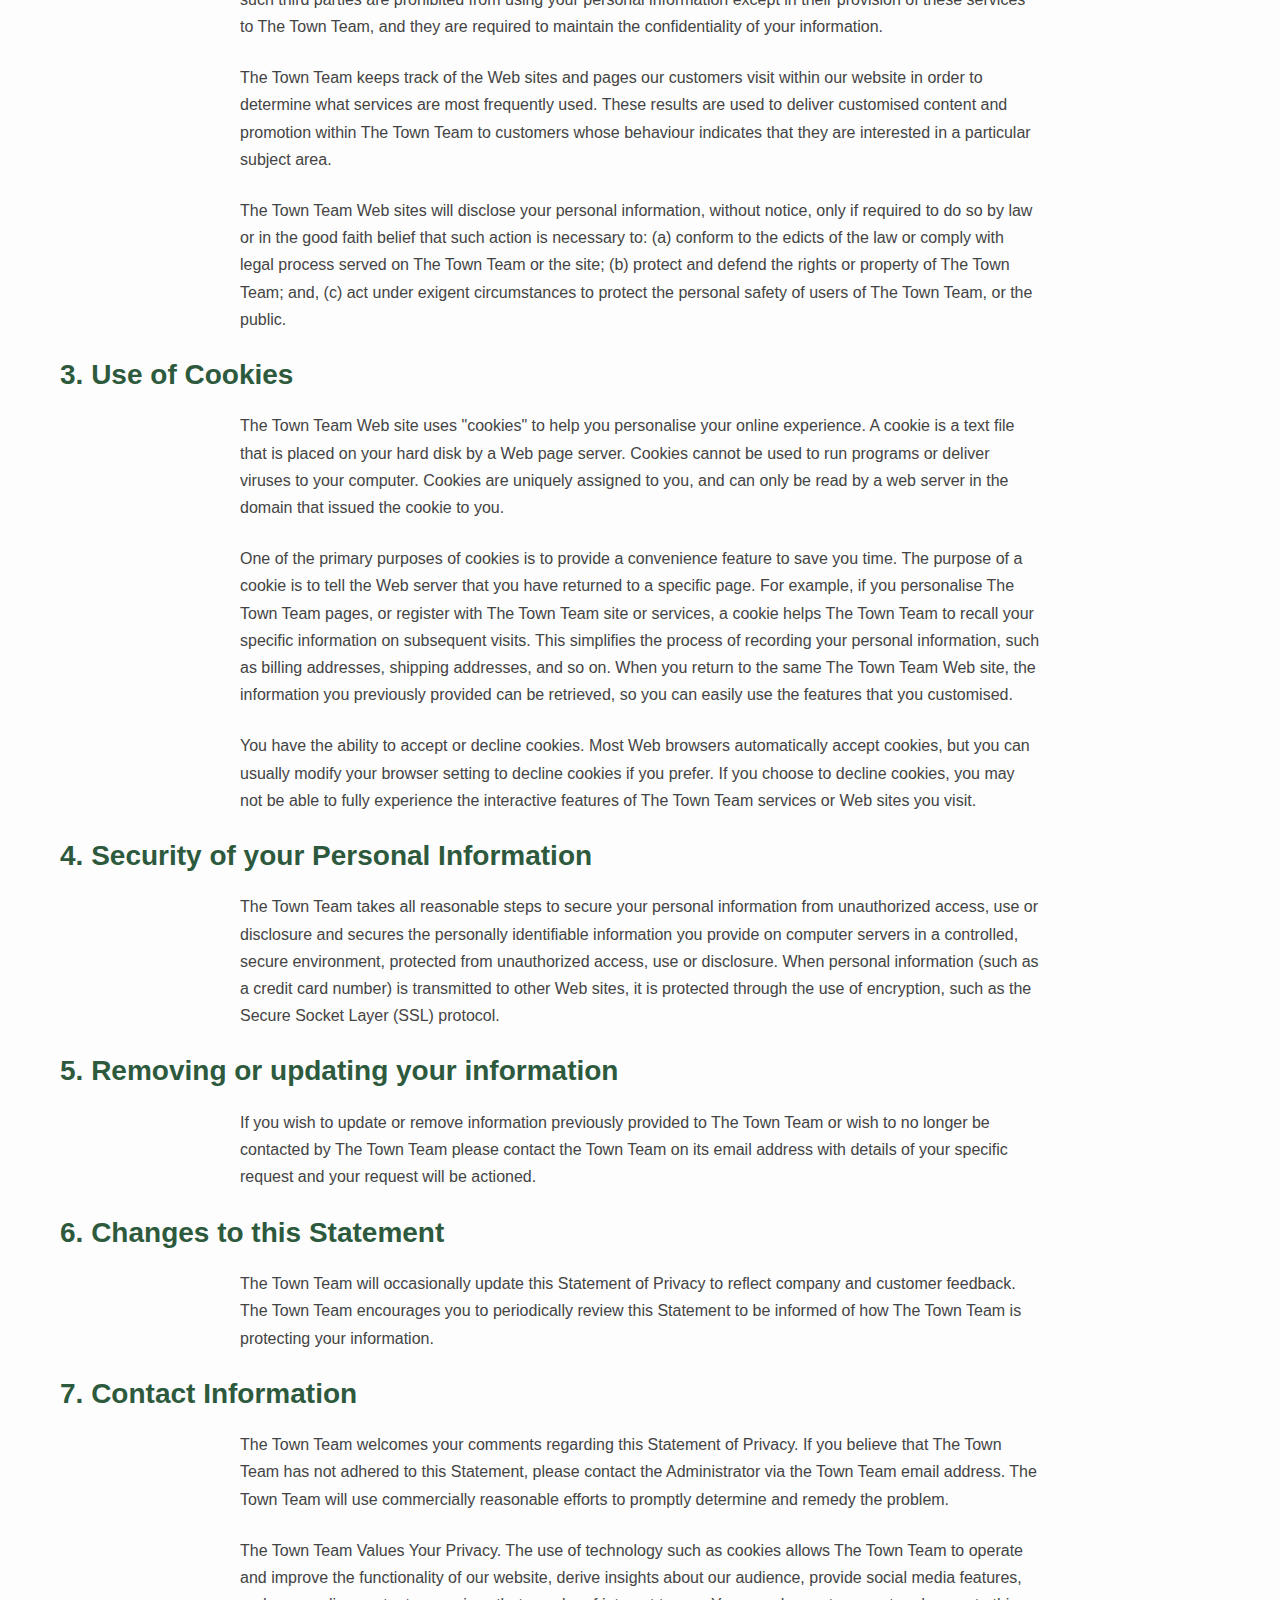
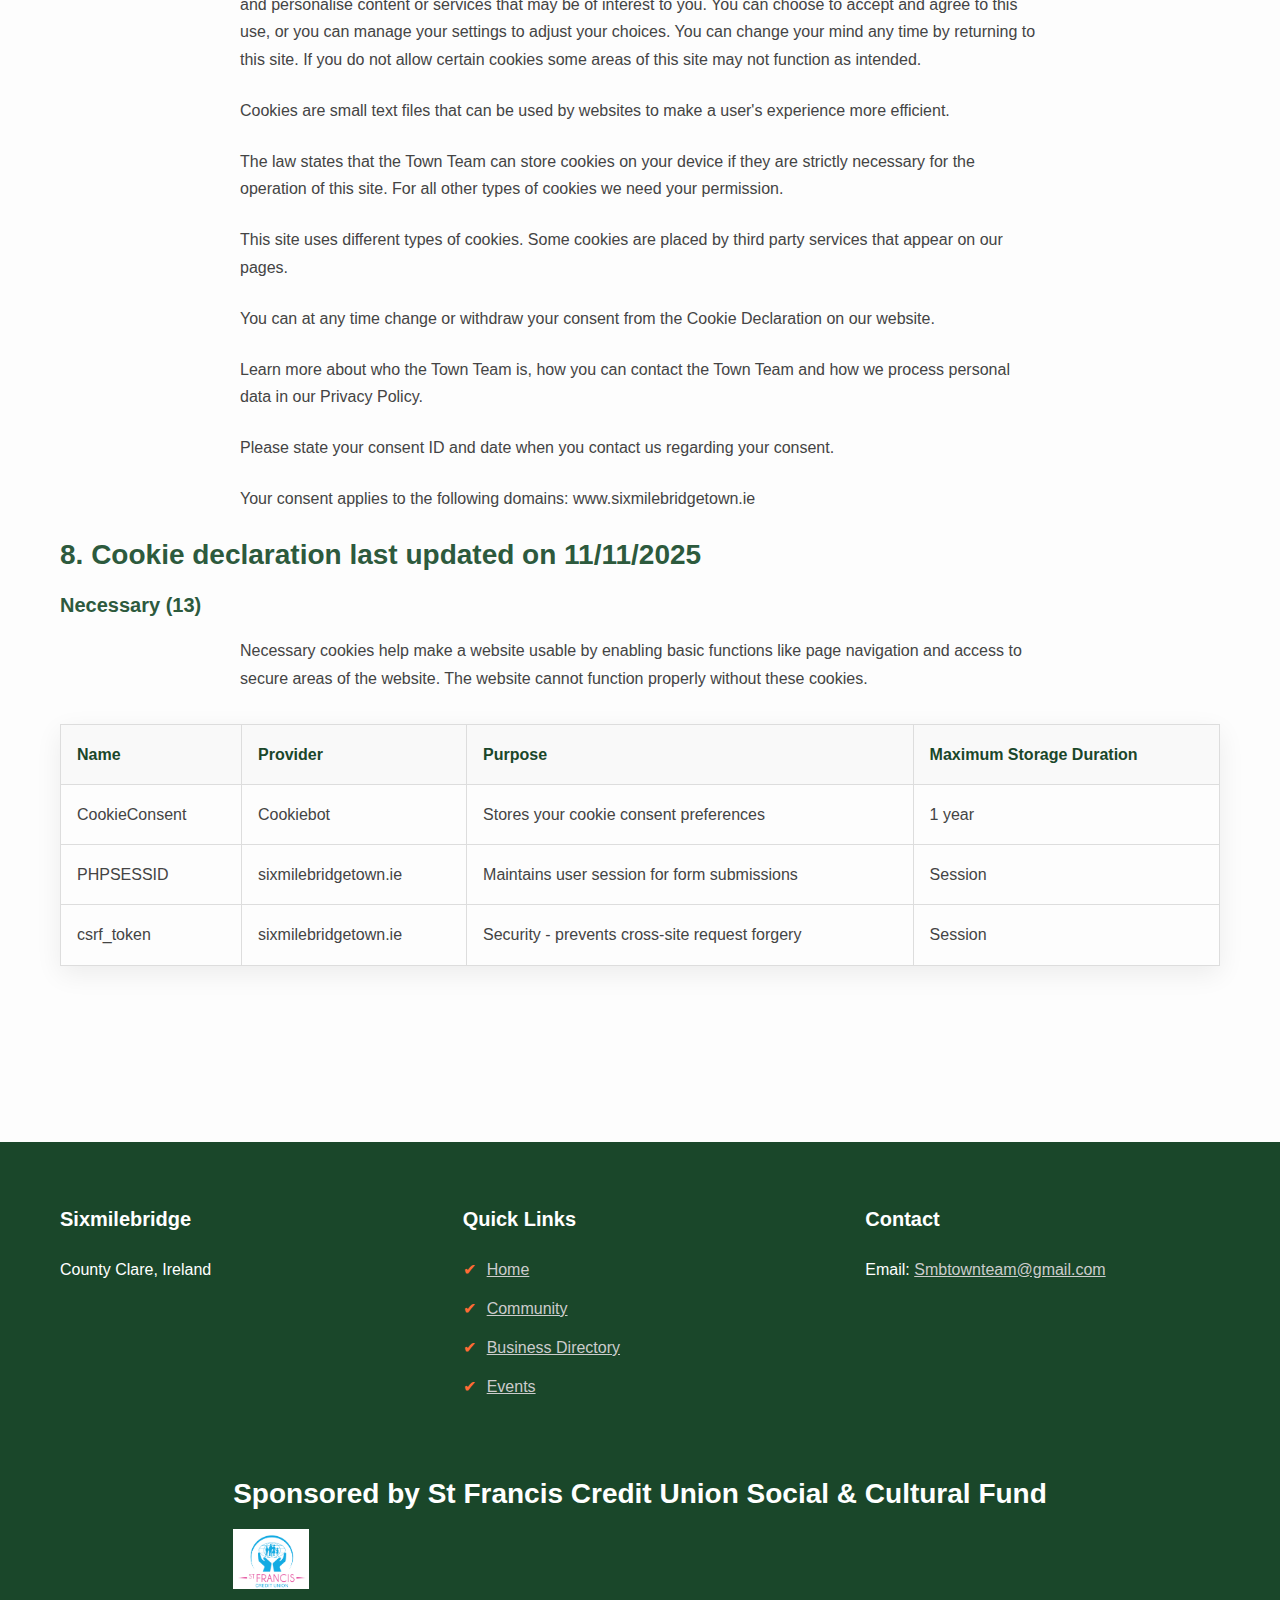
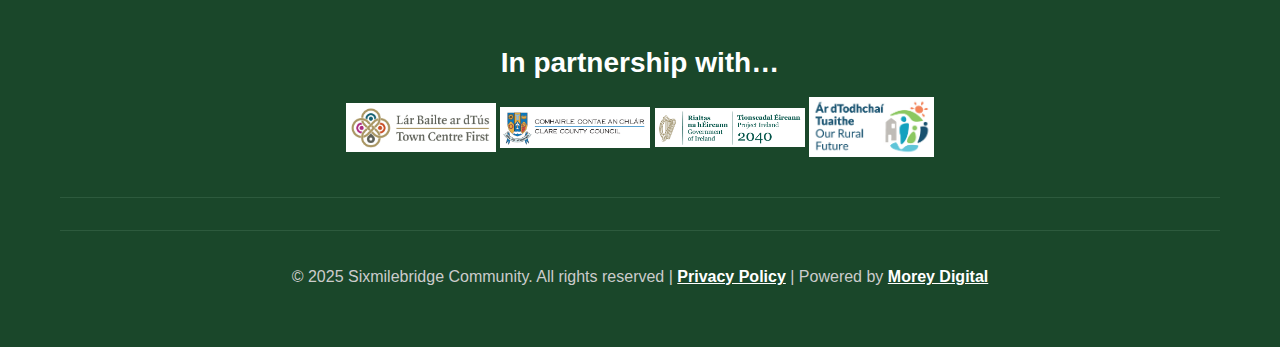
<file: privacy.html>
<!DOCTYPE html>
<html lang="en">
<head>
    <meta charset="UTF-8">
    <meta name="viewport" content="width=device-width, initial-scale=1.0">
    <title>Privacy Policy - Sixmilebridge Town Team</title>
    <link rel="icon" type="image/png" href="STT R1.png">
    <link rel="apple-touch-icon" sizes="180x180" href="STT R1.png">
    <link rel="stylesheet" href="styles.css">
</head>
<body>
    <header>
        <nav class="navbar" role="navigation" aria-label="Main navigation">
            <div class="nav-container">
                <div class="nav-logo">
                    <a href="index.html" class="logo-link">
                        <img src="STT Logo.svg" alt="Sixmilebridge Logo" class="site-logo">
                        <div class="logo-text-container">
                            <span class="logo-title">Droichead Abhann Ó gCearnaigh, Contae an Chláir</span>
                            <span class="logo-subtitle">Sixmilebridge, County Clare</span>
                        </div>
                    </a>
                </div>
                <ul class="nav-menu" id="nav-menu">
                    <li class="nav-item">
                        <a href="index.html" class="nav-link">Home</a>
                    </li>
                    <li class="nav-item">
                        <a href="community.html" class="nav-link">Community</a>
                    </li>
                    <li class="nav-item">
                        <a href="business.html" class="nav-link">Business Directory</a>
                    </li>
                    <li class="nav-item">
                        <a href="events.html" class="nav-link">Events</a>
                    </li>
                </ul>
                <button class="nav-toggle" aria-label="Toggle navigation menu" aria-expanded="false" aria-controls="nav-menu">
                    <span class="bar"></span>
                    <span class="bar"></span>
                    <span class="bar"></span>
                </button>
            </div>
        </nav>
    </header>
    <main role="main" id="main-content">
        <section class="page-hero">
            <div class="container">
                <h1>Privacy Policy</h1>
            </div>
        </section>
        <section class="about-content">
            <div class="container">
        <p>The Town Team is committed to protecting your privacy and developing technology that gives you the most powerful and safe online experience. This Statement of Privacy applies to The Town Team Web site and governs data collection and usage. By using The Town Team website, you consent to the data practices described in this statement.</p>

        <h3>1. Collection of your Personal Information</h3>
        <p>The Town Team collects personally identifiable information, such as your e-mail address, name, home or work address or telephone number for the purposes of registering your details as a member of The Town Team  or a contact person from a member organisation of The Town Team, or as a participant/registrant for an event organised by The Town Team. Except to the extent required in some circumstances e.g. special dietary requirements, The Town Team does not request any other personal information.</p>
        <p>There is also information about your computer hardware and software that is automatically collected by The Town Team. This information can include: your IP address, browser type, domain names, access times and referring Web site addresses. This information is used by The Town Team for the operation of the service, to maintain quality of the service, and to provide general statistics regarding use of the Town Team Web site.</p>
        <p>Please keep in mind that if you directly disclose personally identifiable information or personally sensitive data through any Town Team public message boards, this information may be collected and used by others. Note: The Town Team does not read any of your private online communications.</p>
        <p>The Town Team encourages you to review the privacy statements of Web sites you choose to link to through The Town Team so that you can understand how those Web sites collect, use and share your information. The Town Team is not responsible for the privacy statements or other content on Web sites outside of the Town Team.</p>

        <h3>2. Use of your Personal Information</h3>
        <p>The Town Team collects and uses your personal information to operate The Town Team Web site and deliver the services you have requested. The Town Team also uses your personally identifiable information to inform you of other products or services available from The Town Team through its main website or affiliate websites. The Town Team may also contact you via surveys to conduct research about your opinion of the sector, current services or of potential new services that may be offered.</p>
        <p>The Town Team does not sell, rent or lease its customer lists to third parties. The Town Team may, from time to time, contact you on behalf of external business partners about a particular offering that may be of interest to you. In those cases, your unique personally identifiable information (e-mail, name, address, telephone number) is not transferred to the third party. In addition, The Town Team may share data with trusted partners to help us perform statistical analysis, send you email or postal mail, provide customer support, or arrange for deliveries. All such third parties are prohibited from using your personal information except in their provision of these services to The Town Team, and they are required to maintain the confidentiality of your information.</p>
        <p>The Town Team keeps track of the Web sites and pages our customers visit within our website in order to determine what services are most frequently used. These results are used to deliver customised content and promotion within The Town Team to customers whose behaviour indicates that they are interested in a particular subject area.</p>
        <p>The Town Team Web sites will disclose your personal information, without notice, only if required to do so by law or in the good faith belief that such action is necessary to: (a) conform to the edicts of the law or comply with legal process served on The Town Team or the site; (b) protect and defend the rights or property of The Town Team; and, (c) act under exigent circumstances to protect the personal safety of users of The Town Team, or the public.</p>

        <h3>3. Use of Cookies</h3>
        <p>The Town Team Web site uses "cookies" to help you personalise your online experience. A cookie is a text file that is placed on your hard disk by a Web page server. Cookies cannot be used to run programs or deliver viruses to your computer. Cookies are uniquely assigned to you, and can only be read by a web server in the domain that issued the cookie to you.</p>
        <p>One of the primary purposes of cookies is to provide a convenience feature to save you time. The purpose of a cookie is to tell the Web server that you have returned to a specific page. For example, if you personalise The Town Team pages, or register with The Town Team site or services, a cookie helps The Town Team to recall your specific information on subsequent visits. This simplifies the process of recording your personal information, such as billing addresses, shipping addresses, and so on. When you return to the same The Town Team Web site, the information you previously provided can be retrieved, so you can easily use the features that you customised.</p>
        <p>You have the ability to accept or decline cookies. Most Web browsers automatically accept cookies, but you can usually modify your browser setting to decline cookies if you prefer. If you choose to decline cookies, you may not be able to fully experience the interactive features of The Town Team services or Web sites you visit.</p>

        <h3>4. Security of your Personal Information</h3>
        <p>The Town Team takes all reasonable steps to secure your personal information from unauthorized access, use or disclosure and secures the personally identifiable information you provide on computer servers in a controlled, secure environment, protected from unauthorized access, use or disclosure. When personal information (such as a credit card number) is transmitted to other Web sites, it is protected through the use of encryption, such as the Secure Socket Layer (SSL) protocol.</p>

        <h3>5. Removing or updating your information</h3>
        <p>If you wish to update or remove information previously provided to The Town Team or wish to no longer be contacted by The Town Team please contact the Town Team on its email address with details of your specific request and your request will be actioned.</p>

        <h3>6. Changes to this Statement</h3>
        <p>The Town Team will occasionally update this Statement of Privacy to reflect company and customer feedback. The Town Team encourages you to periodically review this Statement to be informed of how The Town Team is protecting your information.</p>

        <h3>7. Contact Information</h3>
        <p>The Town Team welcomes your comments regarding this Statement of Privacy. If you believe that The Town Team has not adhered to this Statement, please contact the Administrator via the Town Team email address. The Town Team will use commercially reasonable efforts to promptly determine and remedy the problem.</p>
        <p>The Town Team Values Your Privacy. The use of technology such as cookies allows The Town Team to operate and improve the functionality of our website, derive insights about our audience, provide social media features, and personalise content or services that may be of interest to you. You can choose to accept and agree to this use, or you can manage your settings to adjust your choices. You can change your mind any time by returning to this site. If you do not allow certain cookies some areas of this site may not function as intended.</p>
        <p>Cookies are small text files that can be used by websites to make a user's experience more efficient.</p>
        <p>The law states that the Town Team can store cookies on your device if they are strictly necessary for the operation of this site. For all other types of cookies we need your permission.</p>
        <p>This site uses different types of cookies. Some cookies are placed by third party services that appear on our pages.</p>
        <p>You can at any time change or withdraw your consent from the Cookie Declaration on our website.</p>
        <p>Learn more about who the Town Team is, how you can contact the Town Team and how we process personal data in our Privacy Policy.</p>
        <p>Please state your consent ID and date when you contact us regarding your consent.</p>
        <p>Your consent applies to the following domains: www.sixmilebridgetown.ie</p>

        <h3>8. Cookie declaration last updated on 11/11/2025</h3>
        <h4>Necessary (13)</h4>
        <p>Necessary cookies help make a website usable by enabling basic functions like page navigation and access to secure areas of the website. The website cannot function properly without these cookies.</p>
        <table>
            <tr>
                <th>Name</th>
                <th>Provider</th>
                <th>Purpose</th>
                <th>Maximum Storage Duration</th>
            </tr>
            <tr>
                <td>CookieConsent</td>
                <td>Cookiebot</td>
                <td>Stores your cookie consent preferences</td>
                <td>1 year</td>
            </tr>
            <tr>
                <td>PHPSESSID</td>
                <td>sixmilebridgetown.ie</td>
                <td>Maintains user session for form submissions</td>
                <td>Session</td>
            </tr>
            <tr>
                <td>csrf_token</td>
                <td>sixmilebridgetown.ie</td>
                <td>Security - prevents cross-site request forgery</td>
                <td>Session</td>
            </tr>
        </table>
        </div>
        </section>
    </main>
    <footer role="contentinfo">
        <div class="container">
            <div class="footer-content">
                <div class="footer-section">
                    <h3>Sixmilebridge</h3>
                    <p>County Clare, Ireland</p>
                </div>
            <div class="footer-section">
                <h3>Quick Links</h3>
                <ul>
                    <li><a href="index.html">Home</a></li>
                    <li><a href="community.html">Community</a></li>
                        <li><a href="business.html">Business Directory</a></li>
                        <li><a href="events.html">Events</a></li>
                    </ul>
                </div>
            <div class="footer-section">
                <h3>Contact</h3>
                <p>Email: <a href="mailto:Smbtownteam@gmail.com">Smbtownteam@gmail.com</a></p>
            </div>
            </div>
        <div class="footer-logos">
                <div class="footer-sponsor">
                    <h3>Sponsored by St Francis Credit Union Social & Cultural Fund</h3>
                    <a href="https://www.stfranciscu.ie/" target="_blank" rel="noopener"><img src="SFCU Logo Large.PNG" alt="St Francis Credit Union Logo" class="sponsor-logo"></a>
                </div>
                <div class="footer-partners">
                    <h3>In partnership with…</h3>
                    <div class="partners-grid">
                        <a href="https://towncentrefirst.ie/" target="_blank" rel="noopener"><img src="Town Centre First Logo.jpg" alt="Town Centre First Logo"></a>
                        <a href="https://clarecoco.ie/" target="_blank" rel="noopener"><img src="Clare County Council Logo.jpg" alt="Clare County Council Logo"></a>
                        <a href="https://www.gov.ie/en/department-of-public-expenditure-infrastructure-public-service-reform-and-digitalisation/publications/national-development-plan-review-2025/" target="_blank" rel="noopener"><img src="Project Ireland 2040 Logo.jpg" alt="Project Ireland 2040 Logo"></a>
                        <a href="https://www.gov.ie/en/department-of-rural-and-community-development-and-the-gaeltacht/campaigns/our-rural-future/" target="_blank" rel="noopener"><img src="Our Rural Future Logo.jpg" alt="Our Rural Future Logo"></a>
                    </div>
                </div>
            </div>
        <div class="footer-bottom">
            <p>&copy; 2025 Sixmilebridge Community. All rights reserved | <a href="privacy.html" style="color: #ffffff; text-decoration: underline;">Privacy Policy</a> | Powered by <a href="https://moreydigital.ie" target="_blank" rel="noopener" style="color: #ffffff; text-decoration: underline;">Morey Digital</a></p>
        </div>
        </div>
    </footer>
    <script>
        const navToggle = document.querySelector('.nav-toggle');
        const navMenu = document.querySelector('.nav-menu');

        function toggleNavigation() {
            const isExpanded = navToggle.getAttribute('aria-expanded') === 'true';
            navToggle.setAttribute('aria-expanded', !isExpanded);
            navMenu.classList.toggle('active');
        }

        navToggle.addEventListener('click', toggleNavigation);
        
        // Handle keyboard navigation
        navToggle.addEventListener('keydown', (e) => {
            if (e.key === 'Enter' || e.key === ' ') {
                e.preventDefault();
                toggleNavigation();
            }
        });

        // Close menu when clicking outside or pressing Escape
        document.addEventListener('keydown', (e) => {
            if (e.key === 'Escape' && navMenu.classList.contains('active')) {
                toggleNavigation();
                navToggle.focus();
            }
        });
    </script>
</body>
</html>
</file>
<file: styles.css>
/* Accessibility Styles */
.skip-link {
    position: absolute;
    top: -40px;
    left: 6px;
    background: #1a472a;
    color: #fff;
    padding: 8px;
    text-decoration: none;
    border-radius: 4px;
    z-index: 10000;
    font-weight: 600;
    transition: top 0.3s;
}

.skip-link:focus {
    top: 6px;
    outline: 2px solid #ff6b35;
    outline-offset: 2px;
}


/* Reset and Base Styles */
* {
    margin: 0;
    padding: 0;
    box-sizing: border-box;
}

html {
    font-size: 16px;
    scroll-behavior: smooth;
}

body {
    font-family: 'Segoe UI', Tahoma, Geneva, Verdana, sans-serif;
    line-height: 1.7;
    color: #444;
    background-color: #fdfdfd;
}

.container {
    max-width: 1200px;
    margin: 0 auto;
    padding: 0 20px;
}

/* Typography */
h1, h2, h3, h4, h5, h6 {
    margin-bottom: 1.2rem;
    font-weight: 700;
    line-height: 1.3;
    color: #1a472a;
}

h1 {
    font-size: 3rem;
}

h2 {
    font-size: 2.25rem;
    border-bottom: 3px solid #ff6b35;
    padding-bottom: 0.5rem;
    margin-top: 3rem;
}

h3 {
    font-size: 1.75rem;
    color: #2d5a3d;
}

h4 {
    font-size: 1.25rem;
    color: #2d5a3d;
}

p {
    margin-bottom: 1.5rem;
}

a {
    color: #2d5a3d;
    text-decoration: underline;
    transition: color 0.3s ease;
    font-weight: 600;
}

a:hover {
    color: #ff6b35;
}

/* Header and Navigation */
.navbar {
    background-color: #1a472a;
    padding: 1.5rem 0;
    position: sticky;
    top: 0;
    z-index: 1000;
    box-shadow: 0 2px 10px rgba(0,0,0,0.1);
}

.nav-container {
    display: flex;
    justify-content: space-between;
    align-items: center;
    max-width: 1200px;
    margin: 0 auto;
    padding: 0 20px;
}

.nav-logo {
    display: flex;
    align-items: center;
}

.site-logo {
    height: 100px;
    background-color: white;
    padding: 0.1px;
    border-radius: 5px;
}

.nav-menu {
    display: flex;
    list-style: none;
    margin: 0;
}

.nav-item {
    margin-left: 2rem;
}

.nav-link {
    color: #fff;
    font-weight: 500;
    padding: 0.5rem 1rem;
    border-radius: 5px;
    transition: background-color 0.3s ease;
}

.nav-link:hover,
.nav-link.active {
    background-color: #2d5a3d;
    color: #fff;
}

.nav-toggle {
    display: none;
    flex-direction: column;
    cursor: pointer;
    background: none;
    border: none;
    padding: 4px;
    border-radius: 4px;
}

.bar {
    width: 25px;
    height: 3px;
    background-color: #fff;
    margin: 3px 0;
    transition: 0.3s;
}

/* Page Hero */
.page-hero {
    background: linear-gradient(rgba(26, 71, 42, 0.8), rgba(45, 90, 61, 0.8)), url('https://via.placeholder.com/1200x400.png?text=Community+Banner') no-repeat center center/cover;
    color: #fff;
    padding: 5rem 0;
    text-align: center;
}

.page-hero h1 {
    color: #fff;
    margin-bottom: 0.5rem;
    font-size: 3.5rem;
}

.page-hero p {
    font-size: 1.2rem;
    opacity: 0.9;
    font-weight: 500;
}

/* Content Sections */
.about-content {
    padding: 5rem 0;
}

.about-content p:first-of-type {
    font-size: 1.1rem;
    font-weight: 500;
    color: #333;
}

.about-content .education-section p:first-of-type {
    font-size: 1rem;
    font-weight: 400;
    color: #444;
}

.about-content ul {
    list-style-position: inside;
    padding-left: 1.5rem;
}

/* Organisations Grid */
.organisations-grid {
    display: grid;
    grid-template-columns: repeat(auto-fit, minmax(320px, 1fr));
    gap: 2.5rem;
    margin-top: 3rem;
}

.organisation-card {
    background: #fff;
    border-radius: 15px;
    box-shadow: 0 8px 25px rgba(0,0,0,0.07);
    transition: all 0.3s ease;
    overflow: hidden;
    display: flex;
    flex-direction: column;
}

.organisation-card:hover {
    transform: translateY(-8px);
    box-shadow: 0 12px 30px rgba(0,0,0,0.1);
}

.organisation-card img {
    width: 100%;
    height: 220px;
    object-fit: cover;
}

.organisation-content {
    padding: 1.5rem 2rem;
    flex-grow: 1;
    display: flex;
    flex-direction: column;
}

.organisation-content h4 {
    color: #1a472a;
    margin-bottom: 0.75rem;
}

.organisation-content p {
    font-size: 1rem;
    margin-bottom: 1.5rem;
    flex-grow: 1;
}

.organisation-content a {
    display: inline-block;
    background-color: #ff6b35;
    color: #fff;
    padding: 0.75rem 1.5rem;
    border-radius: 50px;
    font-weight: 600;
    text-transform: uppercase;
    letter-spacing: 1px;
    transition: all 0.3s ease;
    align-self: flex-start;
}

.organisation-content a:hover {
    background-color: #e55a2b;
    transform: translateY(-2px);
}

/* Homepage Content Sections */
.highlights, .news {
    padding: 4rem 0;
}

.highlight-content {
    display: flex;
    align-items: center;
    gap: 3rem;
}

.highlight-text, .highlight-image {
    flex: 1;
}

.highlight-image img {
    width: 100%;
    height: auto;
    border-radius: 15px;
    box-shadow: 0 8px 25px rgba(0,0,0,0.07);
}

/* Alternate image position */
.highlights:nth-of-type(even) .highlight-content {
    flex-direction: row-reverse;
}

.highlights:nth-of-type(odd) {
    background-color: #f9f9f9;
}

.container ul {
    list-style: none;
    padding-left: 0;
}

.container ul li {
    position: relative;
    padding-left: 1.5rem;
    margin-bottom: 0.75rem;
}

.container ul li::before {
    content: '✔';
    position: absolute;
    left: 0;
    color: #ff6b35;
}

.container p {
    max-width: 800px;
    margin-left: auto;
    margin-right: auto;
}

/* Footer */
footer {
    background-color: #1a472a;
    color: #fff;
    padding: 4rem 0 2rem;
    margin-top: 4rem;
}

.footer-content {
    display: grid;
    grid-template-columns: repeat(auto-fit, minmax(250px, 1fr));
    gap: 3rem;
    margin-bottom: 3rem;
}

.footer-section h3 {
    color: #fff;
    margin-bottom: 1.5rem;
    font-size: 1.25rem;
}

.footer-section ul {
    list-style: none;
    padding: 0;
}

.footer-section li {
    margin-bottom: 0.75rem;
}

.footer-section a {
    color: #ccc;
    transition: color 0.3s ease;
    font-weight: 400;
}

.footer-section a:hover {
    color: #ff6b35;
}

.footer-bottom {
    text-align: center;
    padding-top: 2rem;
    border-top: 1px solid #2d5a3d;
    color: #ccc;
}

.footer-logos {
    display: flex;
    justify-content: center;
    align-items: center;
    flex-wrap: wrap;
    gap: 2rem;
    margin-bottom: 2rem;
    padding-bottom: 2rem;
    border-bottom: 1px solid #2d5a3d;
}

.footer-logos img {
    height: 60px;
    max-width: 150px;
    object-fit: contain;
}

.footer-logos h3 {
    color: #fff;
    width: 100%;
    text-align: center;
    border-bottom: none;
    margin-top: 1rem;
    margin-bottom: 1rem;
}

img {
    max-width: 100%;
    height: auto;
}

/* Responsive Design */
@media screen and (max-width: 768px) {
    .hero-content {
        padding: 0 1rem;
    }
    .highlight-content {
        flex-direction: column;
    }

    .highlights:nth-of-type(even) .highlight-content {
        flex-direction: column-reverse;
    }

    .nav-menu {
        position: fixed;
        left: -100%;
        top: 70px;
        flex-direction: column;
        background-color: #1a472a;
        width: 100%;
        text-align: center;
        transition: 0.3s;
        box-shadow: 0 10px 27px rgba(0,0,0,0.05);
        padding: 2rem 0;
    }

    .nav-menu.active {
        left: 0;
    }

    .nav-menu li {
        margin: 1.5rem 0;
    }

    .nav-toggle {
        display: flex;
    }

    h1 {
        font-size: 2.5rem;
    }

    h2 {
        font-size: 2rem;
    }

    .page-hero h1 {
        font-size: 2.8rem;
    }

    .container {
        padding: 0 15px;
    }

    .about-content {
        padding: 3rem 0;
    }
}

@media screen and (max-width: 480px) {
    h1 {
        font-size: 2.2rem;
    }

    h2 {
        font-size: 1.8rem;
    }

    .footer-logos img {
        height: 45px;
    }

    .highlight-content {
        padding: 0;
    }

    .footer-content {
        gap: 2rem;
    }

    .highlight-text, .highlight-image {
        width: 100%;
    }

    body {
        font-size: 18px; /* Increase base font size for readability */
    }
}

@media screen and (min-width: 769px) {
    .highlight-content .highlight-text .highlight-image img {
        max-width: 50%;
        margin: 0 auto;
        display: block;
    }
}

/* Accessibility */
@media (prefers-reduced-motion: reduce) {
    * {
        animation-duration: 0.01ms !important;
        animation-iteration-count: 1 !important;
        transition-duration: 0.01ms !important;
        scroll-behavior: auto !important;
    }
}

/* Focus styles for accessibility */
a:focus,
button:focus,
.nav-toggle:focus {
    outline: 3px solid #ff6b35;
    outline-offset: 3px;
}

.nav-toggle:focus {
    background-color: rgba(0, 0, 0, 0.05);
}
.business-directory .business-grid {
    display: grid;
    grid-template-columns: repeat(auto-fit, minmax(320px, 1fr));
    gap: 2.5rem;
}

.business-directory .business-card {
    background: #fff;
    border-radius: 15px;
    box-shadow: 0 8px 25px rgba(0,0,0,0.07);
    transition: all 0.3s ease;
    overflow: hidden;
    display: flex;
    flex-direction: column;
    padding: 1.5rem;
}

.business-directory .business-card:hover {
    transform: translateY(-8px);
    box-shadow: 0 12px 30px rgba(0,0,0,0.1);
}

.business-directory .business-card h3 {
    margin-top: 0;
    color: #1a472a;
}

.business-directory .business-card .business-type {
    font-style: italic;
    color: #555;
    margin-bottom: 1rem;
}

.business-directory .business-card .business-contact p {
    margin-bottom: 0.5rem;
}

.barber-image {
    max-width: 200px;
    border-radius: 8px;
    margin-bottom: 1rem;
    align-self: center;
}

#business-map {
    min-height: 400px;
    border-radius: 15px;
    box-shadow: 0 8px 25px rgba(0,0,0,0.07);
    margin-top: 3rem;
}

/* Business Directory Search */
.search-container {
    position: relative;
    max-width: 500px;
    margin: 2rem auto 3rem;
}

#business-search {
    width: 100%;
    padding: 0.8rem 2.5rem 0.8rem 1rem;
    border: 1px solid #ddd;
    border-radius: 50px;
    font-size: 1rem;
    transition: border-color 0.3s ease, box-shadow 0.3s ease;
}

#business-search:focus {
    border-color: #1a472a;
    box-shadow: 0 0 0 3px rgba(26, 71, 42, 0.1);
    outline: none;
}

#search-clear {
    position: absolute;
    right: 1rem;
    top: 50%;
    transform: translateY(-50%);
    background: none;
    border: none;
    font-size: 1.5rem;
    color: #999;
    cursor: pointer;
    display: none; /* Hidden by default */
}

#search-clear:hover {
    color: #333;
}


/* Events Page */
.events-grid {
    display: grid;
    grid-template-columns: 1fr;
    gap: 2.5rem;
    margin-top: 3rem;
}

.event-card.featured {
    max-width: 800px;
    margin: 0 auto;
    background: #fff;
    border-radius: 15px;
    box-shadow: 0 8px 25px rgba(0,0,0,0.07);
    transition: all 0.3s ease;
    overflow: hidden;
    position: relative;
    display: flex;
    align-items: center;
}

.event-card.featured:hover {
    transform: translateY(-8px);
    box-shadow: 0 12px 30px rgba(0,0,0,0.1);
}

.event-card .event-date {
    background-color: #ff6b35;
    color: #fff;
    text-align: center;
    padding: 1rem;
    font-weight: 700;
    position: absolute;
    top: 20px;
    left: 20px;
    border-radius: 10px;
    line-height: 1.2;
    z-index: 1;
}

.event-card .event-date .day {
    display: block;
    font-size: 2rem;
}

.event-card .event-date .month {
    display: block;
    font-size: 1rem;
    text-transform: uppercase;
}

.event-card .event-content {
    padding: 2rem;
}

.event-card .event-content h3 {
    margin-top: 0;
}

.event-card .event-tags {
    margin-top: 1.5rem;
}

.event-card .event-tags .tag {
    display: inline-block;
    background-color: #f0f0f0;
    color: #555;
    padding: 0.5rem 1rem;
    border-radius: 50px;
    font-size: 0.9rem;
    margin-right: 0.5rem;
    margin-bottom: 0.5rem;
}

.event-image-container {
    padding: 2rem 2rem 0;
}

.event-image-container img {
    max-width: 400px;
    margin: 0 auto;
    display: block;
    border-radius: 10px;
    box-shadow: 0 4px 15px rgba(0,0,0,0.1);
}

@media screen and (max-width: 768px) {
    .event-card.featured {
        flex-direction: column;
    }

    .event-card .event-date {
        position: relative;
        top: 0;
        left: 0;
        margin-bottom: 1rem;
    }

    .event-image-container {
        padding: 1rem 0 0;
        width: 100%;
    }

    .event-image-container img {
        max-width: 100%;
        border-radius: 0; /* Remove border-radius for full-width image on mobile */
    }

    .event-card .event-content {
        padding: 1rem;
    }

    /* Responsive table for privacy policy */
    .about-content table {
        display: block;
        overflow-x: auto;
        white-space: nowrap;
    }
}

/* Privacy Policy Table */
.about-content table {
    width: 100%;
    border-collapse: collapse;
    margin-top: 2rem;
    margin-bottom: 2rem;
    box-shadow: 0 8px 25px rgba(0,0,0,0.07);
}

.about-content th,
.about-content td {
    border: 1px solid #ddd;
    padding: 1rem;
    text-align: left;
}

.about-content th {
    background-color: #f9f9f9;
    font-weight: 700;
    color: #1a472a;
}
</file>
